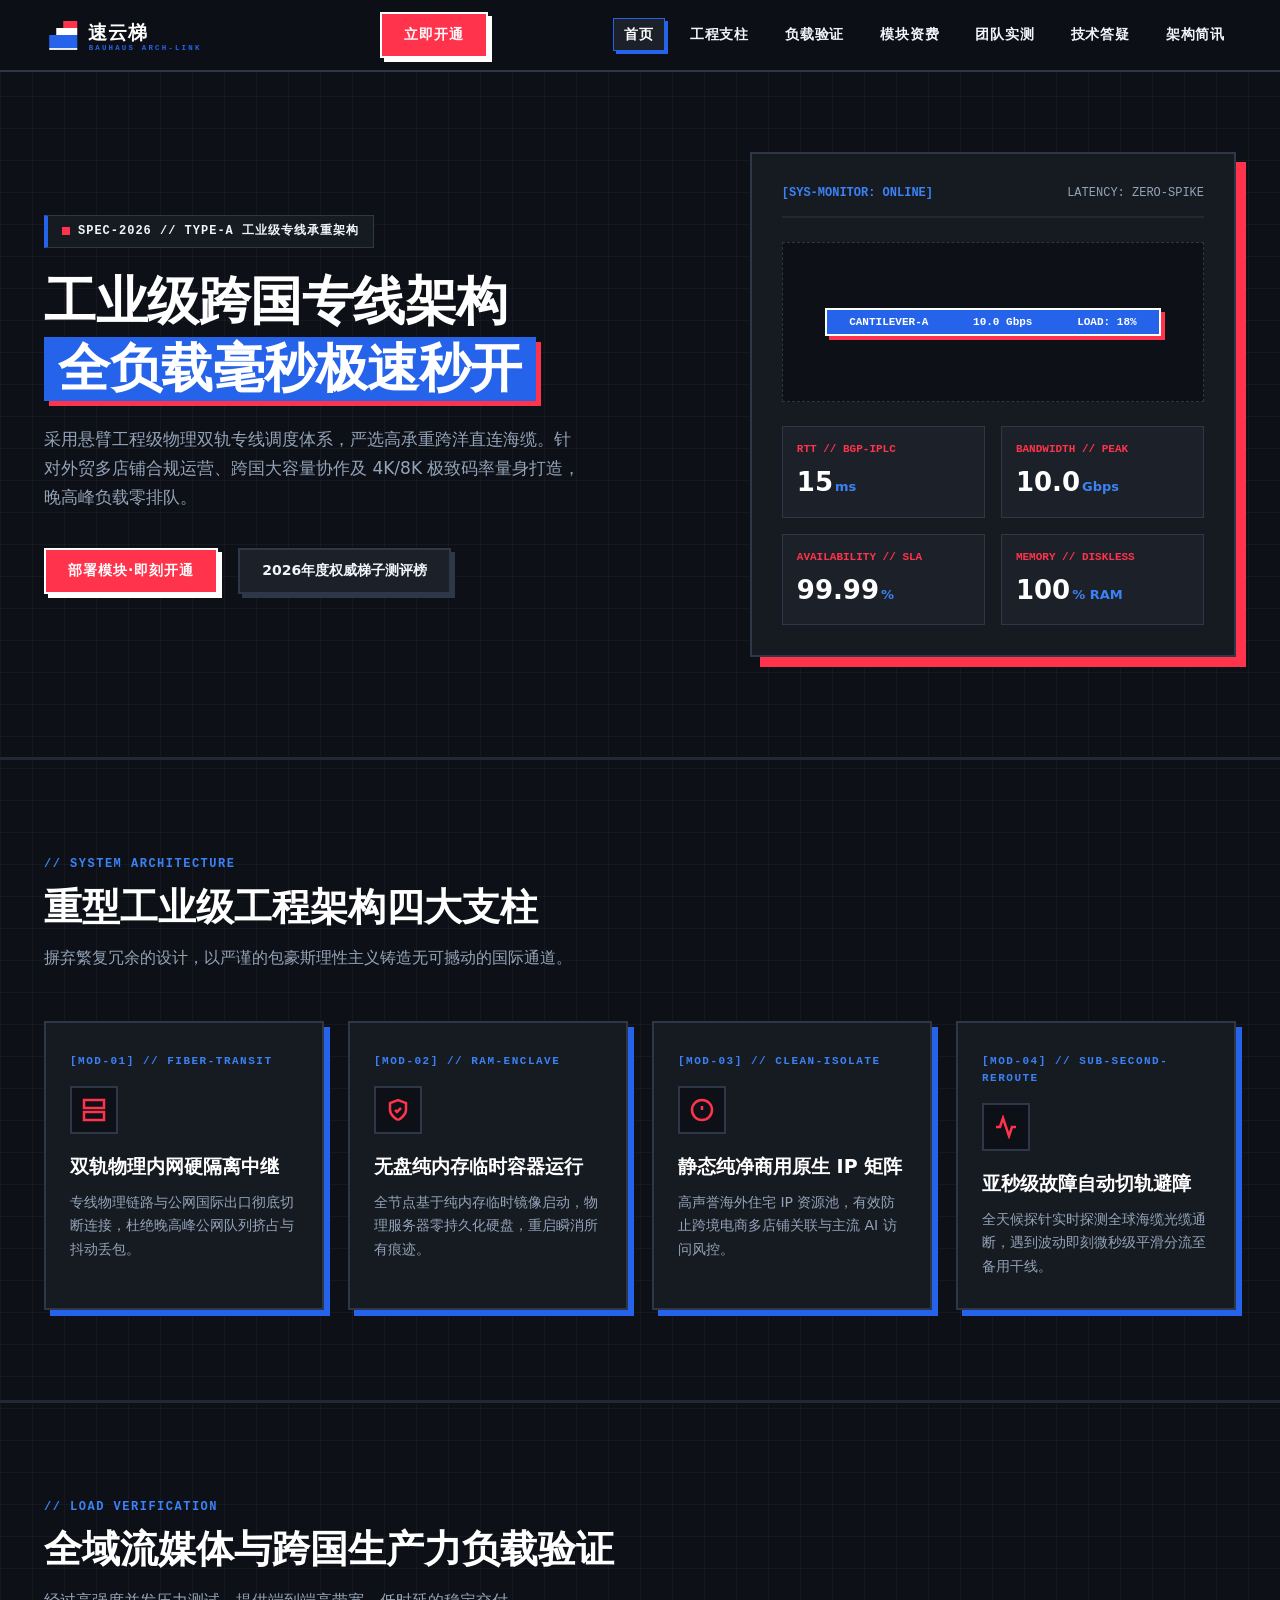
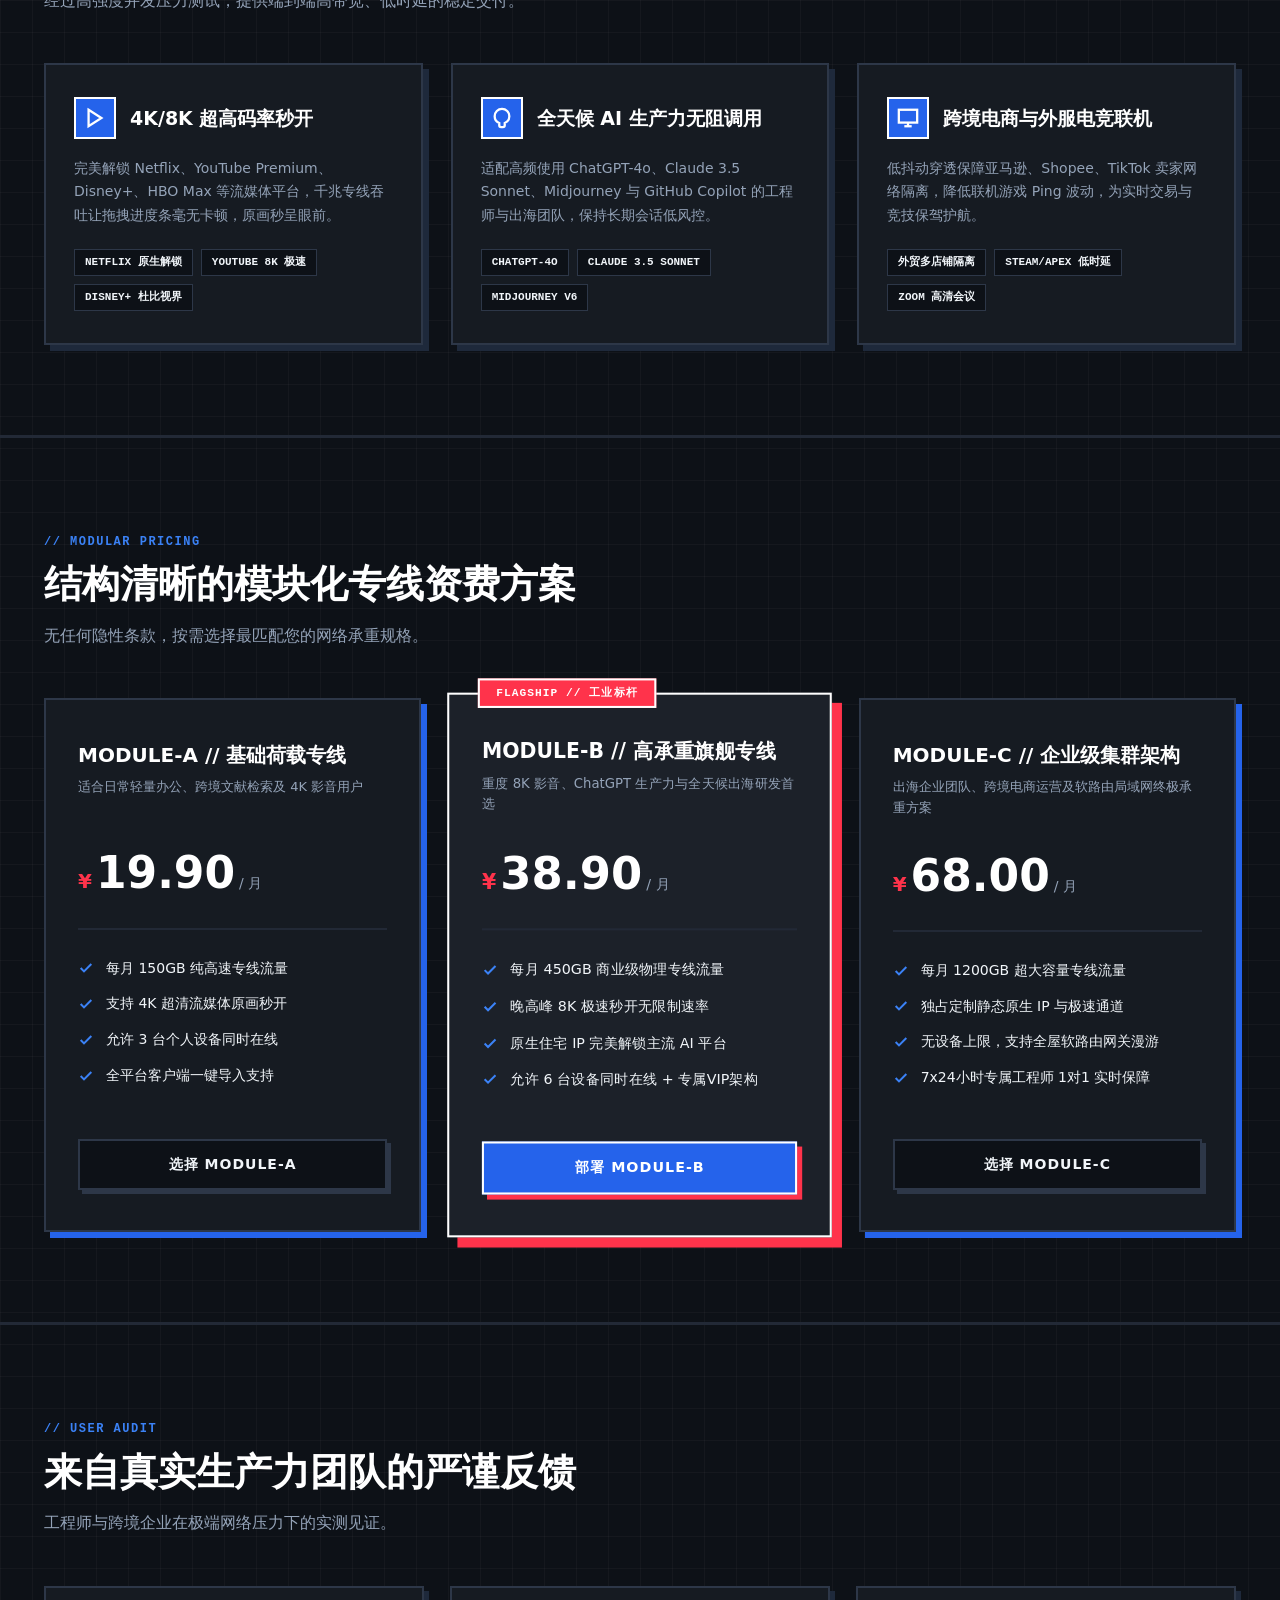
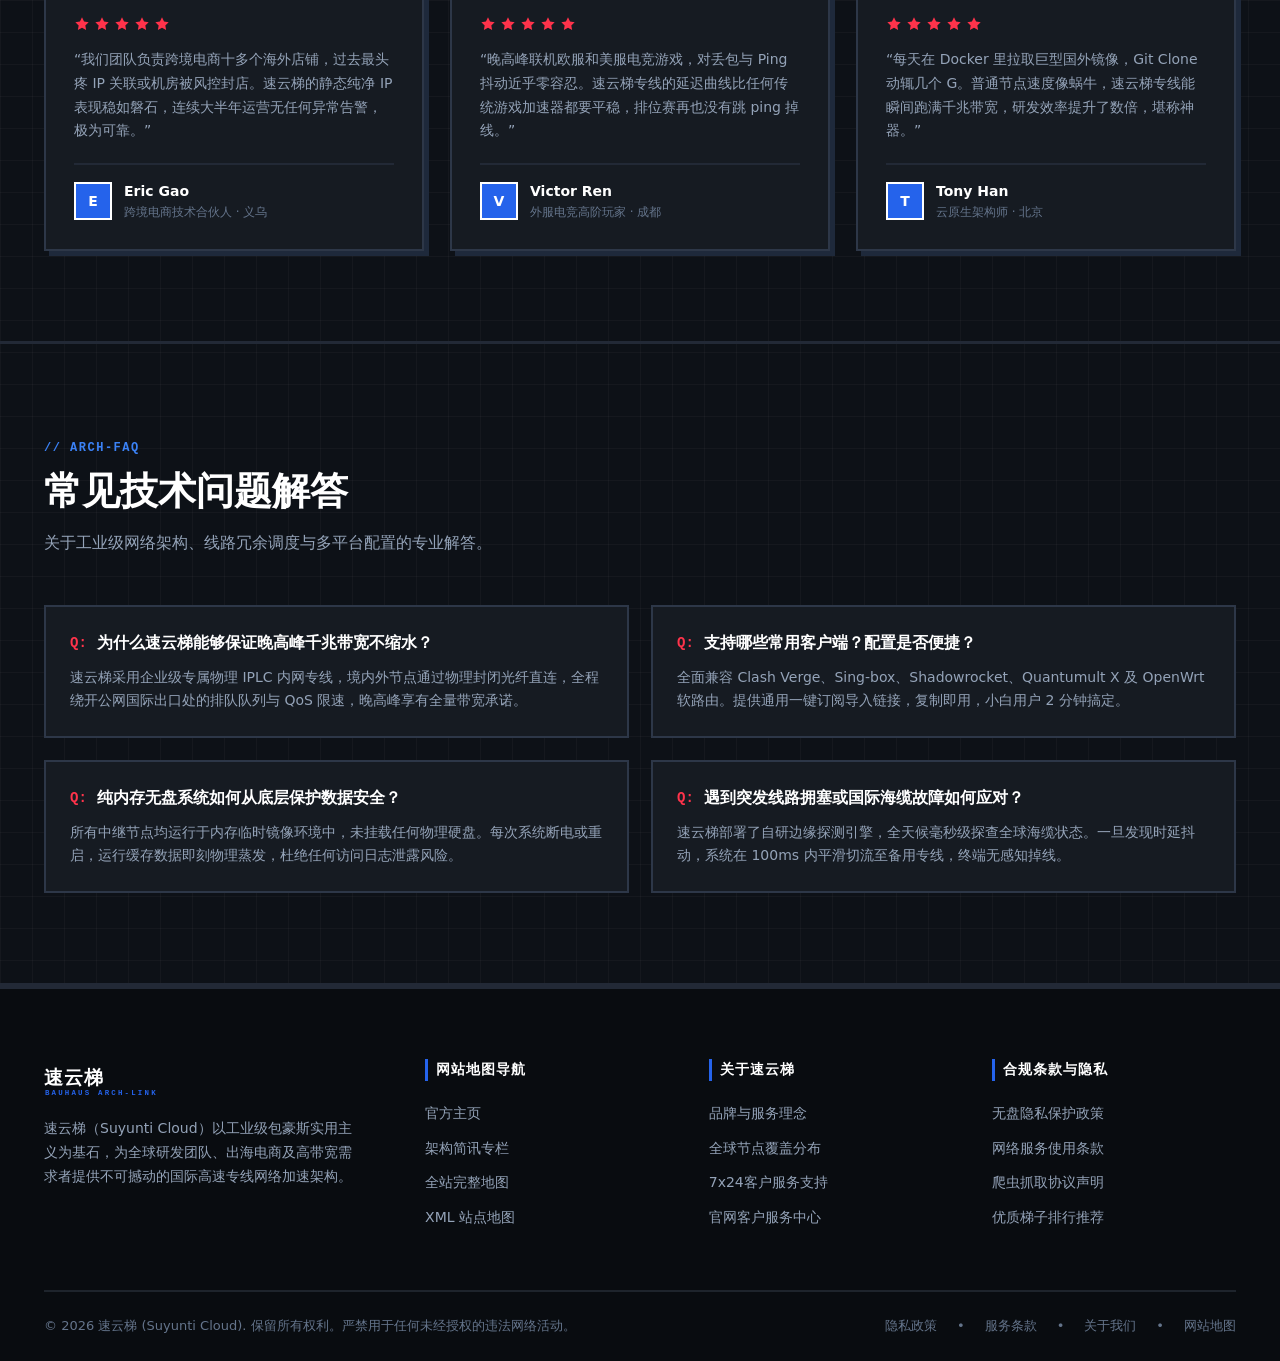
<file: index.html>
<!DOCTYPE html>
<html lang="zh-CN">
<head>
  <meta charset="UTF-8">
  <meta name="viewport" content="width=device-width, initial-scale=1.0">
  <title>速云梯官方入口 - 航电级超音速专线网络加速服务 | 4K高清极速秒开 | 出海翻墙机场推荐</title>
  <meta name="description" content="体验如超音速巡航般的国际连接！速云梯采用全球骨干直连专线网络加速架构，毫秒级跨洋路由穿透，告别缓冲卡顿，高清视频与跨国协作极速秒开。业内专业评测认可的高速机场推荐，随时随地享受高吞吐抗拥塞网络，立即订阅开启全方位跨国链路加速。">
  <meta name="keywords" content="速云梯,机场推荐,网络加速,极速秒开,外贸加速器,游戏专线,跨境专线,超音速加速器,BGP IPLC">
  <link rel="canonical" href="https://suyunticloud.top/">

  <!-- Open Graph / Social Media -->
  <meta property="og:type" content="website">
  <meta property="og:title" content="速云梯官方入口 - 航电级超音速专线网络加速服务 | 4K高清极速秒开 | 出海翻墙机场推荐">
  <meta property="og:description" content="依托全球BGP与超音速IPLC双轨物理信道，带来低时延、零丢包的工业级跨国网络加速。">
  <meta property="og:url" content="https://suyunticloud.top/">
  <meta property="og:site_name" content="速云梯">
  <meta property="og:locale" content="zh_CN">

  <!-- Twitter Card -->
  <meta name="twitter:card" content="summary_large_image">
  <meta name="twitter:title" content="速云梯官方入口 - 航电级超音速专线网络加速服务 | 4K高清极速秒开">
  <meta name="twitter:description" content="毫秒级跨洋路由穿透，告别缓冲卡顿，全航线纯内存无痕保密。">

  <!-- Schema.org Product Structured Data -->
  <script type="application/ld+json">
  {
    "@context": "https://schema.org/",
    "@type": "Product",
    "name": "速云梯网络加速服务",
    "description": "速云梯采用工业级物理专线与全球高吞吐中继，为出海企业、多媒体与高频协作提供毫秒级响应、极速秒开的网络加速服务。",
    "brand": {
      "@type": "Brand",
      "name": "速云梯"
    },
    "offers": {
      "@type": "AggregateOffer",
      "priceCurrency": "CNY",
      "lowPrice": "19.90",
      "highPrice": "68.00",
      "offerCount": "3",
      "url": "https://ww012.twilightaff.com/#/?code=A56DH1Af"
    },
    "aggregateRating": {
      "@type": "AggregateRating",
      "ratingValue": "4.91",
      "reviewCount": "1190"
    }
  }
  </script>

  <link rel="stylesheet" href="style.css">
</head>
<body>

  <!-- Masthead Navigation -->
  <header class="bauhaus-masthead">
    <div class="masthead-inner">
      <a href="index.html" class="brand-link" aria-label="速云梯官方入口">
        <svg class="bauhaus-logo-svg" viewBox="0 0 240 48" fill="none" xmlns="http://www.w3.org/2000/svg" role="img" aria-label="速云梯包豪斯建筑Logo">
          <!-- Bauhaus Stepped Cantilever Tower -->
          <rect x="6" y="24" width="32" height="16" fill="#2563eb"/>
          <rect x="14" y="16" width="24" height="8" fill="#ffffff"/>
          <rect x="22" y="8" width="16" height="8" fill="#ff334b"/>
          <path d="M6 40H38" stroke="#ffffff" stroke-width="2"/>
          <!-- Integrated Heavy Grotesque Typography -->
          <text x="50" y="29" font-family="system-ui, -apple-system, sans-serif" font-weight="900" font-size="22" fill="#ffffff" letter-spacing="1">速云梯</text>
          <text x="51" y="41" font-family="ui-monospace, monospace" font-weight="900" font-size="8.5" fill="#2563eb" letter-spacing="2.5">BAUHAUS ARCH-LINK</text>
        </svg>
      </a>

      <div class="header-action">
        <a href="https://ww012.twilightaff.com/#/?code=A56DH1Af" class="btn-bauhaus-primary" rel="nofollow" target="_blank">立即开通</a>
        <button class="mobile-menu-btn" id="mobileMenuBtn" aria-label="切换导航菜单" type="button">
          <span class="bar"></span>
          <span class="bar"></span>
          <span class="bar"></span>
        </button>
      </div>

      <nav class="bauhaus-nav-menu" id="navMenu">
        <a href="index.html" class="active">首页</a>
        <a href="#advantages">工程支柱</a>
        <a href="#streaming">负载验证</a>
        <a href="#pricing">模块资费</a>
        <a href="#reviews">团队实测</a>
        <a href="#faq">技术答疑</a>
        <a href="briefings.html">架构简讯</a>
      </nav>
    </div>

    <!-- Mobile Navigation Drawer -->
    <div class="mobile-nav-drawer" id="mobileDrawer">
      <a href="index.html" class="drawer-link active">首页</a>
      <a href="#advantages" class="drawer-link">工程支柱</a>
      <a href="#streaming" class="drawer-link">负载验证</a>
      <a href="#pricing" class="drawer-link">模块资费</a>
      <a href="#reviews" class="drawer-link">团队实测</a>
      <a href="#faq" class="drawer-link">技术答疑</a>
      <a href="briefings.html" class="drawer-link drawer-hub-link">架构简讯 &rarr;</a>
      <div class="drawer-cta-wrap">
        <a href="https://ww012.twilightaff.com/#/?code=A56DH1Af" class="btn-bauhaus-primary" rel="nofollow" target="_blank">部署模块·即刻开通</a>
      </div>
    </div>
  </header>

  <!-- Main Content -->
  <main>
    <!-- Cantilever Split Hero (55% / 45% Structural Engineering) -->
    <section class="bauhaus-hero">
      <div class="container">
        <div class="bauhaus-hero-grid">
          <div class="hero-content">
            <div class="arch-spec-badge">
              <span class="spec-accent-box"></span> SPEC-2026 // TYPE-A 工业级专线承重架构
            </div>
            <h1 class="hero-title">
              工业级跨国专线架构<br>
              <span class="bauhaus-highlight">全负载毫秒极速秒开</span>
            </h1>
            <p class="hero-desc">
              采用悬臂工程级物理双轨专线调度体系，严选高承重跨洋直连海缆。针对外贸多店铺合规运营、跨国大容量协作及 4K/8K 极致码率量身打造，晚高峰负载零排队。
            </p>
            <div class="hero-cta-group">
              <a href="https://ww012.twilightaff.com/#/?code=A56DH1Af" class="btn-bauhaus-primary" rel="nofollow" target="_blank">部署模块·即刻开通</a>
              <!-- Critical Dofollow Authority Link -->
              <a href="https://tizilab.net/paihang/" class="btn-bauhaus-recommend" target="_blank">2026年度权威梯子测评榜</a>
            </div>
          </div>

          <div class="hero-visual">
            <div class="cantilever-diagram-card">
              <div class="diagram-header">
                <span class="diagram-tag-blue">[SYS-MONITOR: ONLINE]</span>
                <span>LATENCY: ZERO-SPIKE</span>
              </div>
              <div class="load-structural-visual">
                <div class="load-beam-h">
                  <span>CANTILEVER-A</span>
                  <span>10.0 Gbps</span>
                  <span>LOAD: 18%</span>
                </div>
              </div>
              <div class="arch-data-grid">
                <div class="arch-data-module">
                  <div class="module-code">RTT // BGP-IPLC</div>
                  <div class="module-val">15<span class="module-unit">ms</span></div>
                </div>
                <div class="arch-data-module">
                  <div class="module-code">BANDWIDTH // PEAK</div>
                  <div class="module-val">10.0<span class="module-unit">Gbps</span></div>
                </div>
                <div class="arch-data-module">
                  <div class="module-code">AVAILABILITY // SLA</div>
                  <div class="module-val">99.99<span class="module-unit">%</span></div>
                </div>
                <div class="arch-data-module">
                  <div class="module-code">MEMORY // DISKLESS</div>
                  <div class="module-val">100<span class="module-unit">% RAM</span></div>
                </div>
              </div>
            </div>
          </div>
        </div>
      </div>
    </section>

    <!-- Core Advantages (4 Columns Architectural Cantilever Blocks) -->
    <section id="advantages" class="bauhaus-section">
      <div class="container">
        <div class="section-head">
          <span class="section-spec-tag">// SYSTEM ARCHITECTURE</span>
          <h2 class="section-title">重型工业级工程架构四大支柱</h2>
          <p class="section-desc">摒弃繁复冗余的设计，以严谨的包豪斯理性主义铸造无可撼动的国际通道。</p>
        </div>

        <div class="arch-features-grid">
          <!-- Card 1 -->
          <div class="arch-module-card">
            <span class="card-mod-id">[MOD-01] // FIBER-TRANSIT</span>
            <div class="arch-icon-box">
              <svg viewBox="0 0 24 24" fill="none" stroke="currentColor" stroke-width="2.5">
                <rect x="2" y="2" width="20" height="8" rx="0"/>
                <rect x="2" y="14" width="20" height="8" rx="0"/>
                <line x1="6" y1="6" x2="6.01" y2="6"/>
                <line x1="6" y1="18" x2="6.01" y2="18"/>
              </svg>
            </div>
            <h3 class="arch-card-title">双轨物理内网硬隔离中继</h3>
            <p class="arch-card-desc">专线物理链路与公网国际出口彻底切断连接，杜绝晚高峰公网队列挤占与抖动丢包。</p>
          </div>

          <!-- Card 2 -->
          <div class="arch-module-card">
            <span class="card-mod-id">[MOD-02] // RAM-ENCLAVE</span>
            <div class="arch-icon-box">
              <svg viewBox="0 0 24 24" fill="none" stroke="currentColor" stroke-width="2.5">
                <path d="M12 22s8-4 8-10V5l-8-3-8 3v7c0 6 8 10 8 10"/>
                <path d="m9 12 2 2 4-4"/>
              </svg>
            </div>
            <h3 class="arch-card-title">无盘纯内存临时容器运行</h3>
            <p class="arch-card-desc">全节点基于纯内存临时镜像启动，物理服务器零持久化硬盘，重启瞬消所有痕迹。</p>
          </div>

          <!-- Card 3 -->
          <div class="arch-module-card">
            <span class="card-mod-id">[MOD-03] // CLEAN-ISOLATE</span>
            <div class="arch-icon-box">
              <svg viewBox="0 0 24 24" fill="none" stroke="currentColor" stroke-width="2.5">
                <circle cx="12" cy="12" r="10"/>
                <line x1="12" y1="8" x2="12" y2="12"/>
                <line x1="12" y1="16" x2="12.01" y2="16"/>
              </svg>
            </div>
            <h3 class="arch-card-title">静态纯净商用原生 IP 矩阵</h3>
            <p class="arch-card-desc">高声誉海外住宅 IP 资源池，有效防止跨境电商多店铺关联与主流 AI 访问风控。</p>
          </div>

          <!-- Card 4 -->
          <div class="arch-module-card">
            <span class="card-mod-id">[MOD-04] // SUB-SECOND-REROUTE</span>
            <div class="arch-icon-box">
              <svg viewBox="0 0 24 24" fill="none" stroke="currentColor" stroke-width="2.5">
                <polyline points="22 12 18 12 15 21 9 3 6 12 2 12"/>
              </svg>
            </div>
            <h3 class="arch-card-title">亚秒级故障自动切轨避障</h3>
            <p class="arch-card-desc">全天候探针实时探测全球海缆光缆通断，遇到波动即刻微秒级平滑分流至备用干线。</p>
          </div>
        </div>
      </div>
    </section>

    <!-- Streaming & AI Support Matrix (3 Modular Structural Pillars) -->
    <section id="streaming" class="bauhaus-section">
      <div class="container">
        <div class="section-head">
          <span class="section-spec-tag">// LOAD VERIFICATION</span>
          <h2 class="section-title">全域流媒体与跨国生产力负载验证</h2>
          <p class="section-desc">经过高强度并发压力测试，提供端到端高带宽、低时延的稳定交付。</p>
        </div>

        <div class="arch-matrix-grid">
          <!-- Card 1 -->
          <div class="arch-matrix-card">
            <div class="matrix-header">
              <div class="matrix-icon-block">
                <svg viewBox="0 0 24 24" fill="none" stroke="currentColor" stroke-width="2.5"><polygon points="5 3 19 12 5 21 5 3"/></svg>
              </div>
              <h3 class="matrix-title">4K/8K 超高码率秒开</h3>
            </div>
            <p class="matrix-desc">
              完美解锁 Netflix、YouTube Premium、Disney+、HBO Max 等流媒体平台，千兆专线吞吐让拖拽进度条毫无卡顿，原画秒呈眼前。
            </p>
            <div class="matrix-tags">
              <span class="matrix-tag-chip">NETFLIX 原生解锁</span>
              <span class="matrix-tag-chip">YOUTUBE 8K 极速</span>
              <span class="matrix-tag-chip">DISNEY+ 杜比视界</span>
            </div>
          </div>

          <!-- Card 2 -->
          <div class="arch-matrix-card">
            <div class="matrix-header">
              <div class="matrix-icon-block">
                <svg viewBox="0 0 24 24" fill="none" stroke="currentColor" stroke-width="2.5"><path d="M12 2a8 8 0 0 0-8 8c0 3.36 2.07 6.24 5 7.42V20a2 2 0 0 0 2 2h2a2 2 0 0 0 2-2v-2.58c2.93-1.18 5-4.06 5-7.42a8 8 0 0 0-8-8z"/></svg>
              </div>
              <h3 class="matrix-title">全天候 AI 生产力无阻调用</h3>
            </div>
            <p class="matrix-desc">
              适配高频使用 ChatGPT-4o、Claude 3.5 Sonnet、Midjourney 与 GitHub Copilot 的工程师与出海团队，保持长期会话低风控。
            </p>
            <div class="matrix-tags">
              <span class="matrix-tag-chip">CHATGPT-4O</span>
              <span class="matrix-tag-chip">CLAUDE 3.5 SONNET</span>
              <span class="matrix-tag-chip">MIDJOURNEY V6</span>
            </div>
          </div>

          <!-- Card 3 -->
          <div class="arch-matrix-card">
            <div class="matrix-header">
              <div class="matrix-icon-block">
                <svg viewBox="0 0 24 24" fill="none" stroke="currentColor" stroke-width="2.5"><rect x="2" y="3" width="20" height="14" rx="0"/><line x1="8" y1="21" x2="16" y2="21"/><line x1="12" y1="17" x2="12" y2="21"/></svg>
              </div>
              <h3 class="matrix-title">跨境电商与外服电竞联机</h3>
            </div>
            <p class="matrix-desc">
              低抖动穿透保障亚马逊、Shopee、TikTok 卖家网络隔离，降低联机游戏 Ping 波动，为实时交易与竞技保驾护航。
            </p>
            <div class="matrix-tags">
              <span class="matrix-tag-chip">外贸多店铺隔离</span>
              <span class="matrix-tag-chip">STEAM/APEX 低时延</span>
              <span class="matrix-tag-chip">ZOOM 高清会议</span>
            </div>
          </div>
        </div>
      </div>
    </section>

    <!-- Pricing Comparison Section -->
    <section id="pricing" class="bauhaus-section">
      <div class="container">
        <div class="section-head">
          <span class="section-spec-tag">// MODULAR PRICING</span>
          <h2 class="section-title">结构清晰的模块化专线资费方案</h2>
          <p class="section-desc">无任何隐性条款，按需选择最匹配您的网络承重规格。</p>
        </div>

        <div class="arch-pricing-grid">
          <!-- Plan 1 -->
          <div class="arch-pricing-card">
            <div class="plan-tier-name">MODULE-A // 基础荷载专线</div>
            <div class="plan-tier-desc">适合日常轻量办公、跨境文献检索及 4K 影音用户</div>
            <div class="plan-price-row">
              <span class="price-currency">¥</span>
              <span class="price-val">19.90</span>
              <span class="price-period">/ 月</span>
            </div>
            <ul class="plan-spec-list">
              <li class="plan-spec-item">
                <svg class="spec-bullet-svg" viewBox="0 0 24 24" fill="none" stroke="currentColor" stroke-width="3"><polyline points="20 6 9 17 4 12"/></svg>
                每月 150GB 纯高速专线流量
              </li>
              <li class="plan-spec-item">
                <svg class="spec-bullet-svg" viewBox="0 0 24 24" fill="none" stroke="currentColor" stroke-width="3"><polyline points="20 6 9 17 4 12"/></svg>
                支持 4K 超清流媒体原画秒开
              </li>
              <li class="plan-spec-item">
                <svg class="spec-bullet-svg" viewBox="0 0 24 24" fill="none" stroke="currentColor" stroke-width="3"><polyline points="20 6 9 17 4 12"/></svg>
                允许 3 台个人设备同时在线
              </li>
              <li class="plan-spec-item">
                <svg class="spec-bullet-svg" viewBox="0 0 24 24" fill="none" stroke="currentColor" stroke-width="3"><polyline points="20 6 9 17 4 12"/></svg>
                全平台客户端一键导入支持
              </li>
            </ul>
            <a href="https://ww012.twilightaff.com/#/?code=A56DH1Af" class="btn-pricing-action" rel="nofollow" target="_blank">选择 MODULE-A</a>
          </div>

          <!-- Plan 2 (Featured) -->
          <div class="arch-pricing-card featured">
            <div class="pricing-beam-flag">FLAGSHIP // 工业标杆</div>
            <div class="plan-tier-name">MODULE-B // 高承重旗舰专线</div>
            <div class="plan-tier-desc">重度 8K 影音、ChatGPT 生产力与全天候出海研发首选</div>
            <div class="plan-price-row">
              <span class="price-currency">¥</span>
              <span class="price-val">38.90</span>
              <span class="price-period">/ 月</span>
            </div>
            <ul class="plan-spec-list">
              <li class="plan-spec-item">
                <svg class="spec-bullet-svg" viewBox="0 0 24 24" fill="none" stroke="currentColor" stroke-width="3"><polyline points="20 6 9 17 4 12"/></svg>
                每月 450GB 商业级物理专线流量
              </li>
              <li class="plan-spec-item">
                <svg class="spec-bullet-svg" viewBox="0 0 24 24" fill="none" stroke="currentColor" stroke-width="3"><polyline points="20 6 9 17 4 12"/></svg>
                晚高峰 8K 极速秒开无限制速率
              </li>
              <li class="plan-spec-item">
                <svg class="spec-bullet-svg" viewBox="0 0 24 24" fill="none" stroke="currentColor" stroke-width="3"><polyline points="20 6 9 17 4 12"/></svg>
                原生住宅 IP 完美解锁主流 AI 平台
              </li>
              <li class="plan-spec-item">
                <svg class="spec-bullet-svg" viewBox="0 0 24 24" fill="none" stroke="currentColor" stroke-width="3"><polyline points="20 6 9 17 4 12"/></svg>
                允许 6 台设备同时在线 + 专属VIP架构
              </li>
            </ul>
            <a href="https://ww012.twilightaff.com/#/?code=A56DH1Af" class="btn-pricing-action" rel="nofollow" target="_blank">部署 MODULE-B</a>
          </div>

          <!-- Plan 3 -->
          <div class="arch-pricing-card">
            <div class="plan-tier-name">MODULE-C // 企业级集群架构</div>
            <div class="plan-tier-desc">出海企业团队、跨境电商运营及软路由局域网终极承重方案</div>
            <div class="plan-price-row">
              <span class="price-currency">¥</span>
              <span class="price-val">68.00</span>
              <span class="price-period">/ 月</span>
            </div>
            <ul class="plan-spec-list">
              <li class="plan-spec-item">
                <svg class="spec-bullet-svg" viewBox="0 0 24 24" fill="none" stroke="currentColor" stroke-width="3"><polyline points="20 6 9 17 4 12"/></svg>
                每月 1200GB 超大容量专线流量
              </li>
              <li class="plan-spec-item">
                <svg class="spec-bullet-svg" viewBox="0 0 24 24" fill="none" stroke="currentColor" stroke-width="3"><polyline points="20 6 9 17 4 12"/></svg>
                独占定制静态原生 IP 与极速通道
              </li>
              <li class="plan-spec-item">
                <svg class="spec-bullet-svg" viewBox="0 0 24 24" fill="none" stroke="currentColor" stroke-width="3"><polyline points="20 6 9 17 4 12"/></svg>
                无设备上限，支持全屋软路由网关漫游
              </li>
              <li class="plan-spec-item">
                <svg class="spec-bullet-svg" viewBox="0 0 24 24" fill="none" stroke="currentColor" stroke-width="3"><polyline points="20 6 9 17 4 12"/></svg>
                7x24小时专属工程师 1对1 实时保障
              </li>
            </ul>
            <a href="https://ww012.twilightaff.com/#/?code=A56DH1Af" class="btn-pricing-action" rel="nofollow" target="_blank">选择 MODULE-C</a>
          </div>
        </div>
      </div>
    </section>

    <!-- User Testimonials -->
    <section id="reviews" class="bauhaus-section">
      <div class="container">
        <div class="section-head">
          <span class="section-spec-tag">// USER AUDIT</span>
          <h2 class="section-title">来自真实生产力团队的严谨反馈</h2>
          <p class="section-desc">工程师与跨境企业在极端网络压力下的实测见证。</p>
        </div>

        <div class="arch-reviews-grid">
          <div class="arch-review-card">
            <div class="review-stars">
              <svg viewBox="0 0 24 24" fill="currentColor"><polygon points="12 2 15.09 8.26 22 9.27 17 14.14 18.18 21.02 12 17.77 5.82 21.02 7 14.14 2 9.27 8.91 8.26 12 2"/></svg>
              <svg viewBox="0 0 24 24" fill="currentColor"><polygon points="12 2 15.09 8.26 22 9.27 17 14.14 18.18 21.02 12 17.77 5.82 21.02 7 14.14 2 9.27 8.91 8.26 12 2"/></svg>
              <svg viewBox="0 0 24 24" fill="currentColor"><polygon points="12 2 15.09 8.26 22 9.27 17 14.14 18.18 21.02 12 17.77 5.82 21.02 7 14.14 2 9.27 8.91 8.26 12 2"/></svg>
              <svg viewBox="0 0 24 24" fill="currentColor"><polygon points="12 2 15.09 8.26 22 9.27 17 14.14 18.18 21.02 12 17.77 5.82 21.02 7 14.14 2 9.27 8.91 8.26 12 2"/></svg>
              <svg viewBox="0 0 24 24" fill="currentColor"><polygon points="12 2 15.09 8.26 22 9.27 17 14.14 18.18 21.02 12 17.77 5.82 21.02 7 14.14 2 9.27 8.91 8.26 12 2"/></svg>
            </div>
            <p class="review-body">“我们团队负责跨境电商十多个海外店铺，过去最头疼 IP 关联或机房被风控封店。速云梯的静态纯净 IP 表现稳如磐石，连续大半年运营无任何异常告警，极为可靠。”</p>
            <div class="review-user-row">
              <div class="user-avatar-block">E</div>
              <div>
                <div class="user-info-name">Eric Gao</div>
                <div class="user-info-role">跨境电商技术合伙人 · 义乌</div>
              </div>
            </div>
          </div>

          <div class="arch-review-card">
            <div class="review-stars">
              <svg viewBox="0 0 24 24" fill="currentColor"><polygon points="12 2 15.09 8.26 22 9.27 17 14.14 18.18 21.02 12 17.77 5.82 21.02 7 14.14 2 9.27 8.91 8.26 12 2"/></svg>
              <svg viewBox="0 0 24 24" fill="currentColor"><polygon points="12 2 15.09 8.26 22 9.27 17 14.14 18.18 21.02 12 17.77 5.82 21.02 7 14.14 2 9.27 8.91 8.26 12 2"/></svg>
              <svg viewBox="0 0 24 24" fill="currentColor"><polygon points="12 2 15.09 8.26 22 9.27 17 14.14 18.18 21.02 12 17.77 5.82 21.02 7 14.14 2 9.27 8.91 8.26 12 2"/></svg>
              <svg viewBox="0 0 24 24" fill="currentColor"><polygon points="12 2 15.09 8.26 22 9.27 17 14.14 18.18 21.02 12 17.77 5.82 21.02 7 14.14 2 9.27 8.91 8.26 12 2"/></svg>
              <svg viewBox="0 0 24 24" fill="currentColor"><polygon points="12 2 15.09 8.26 22 9.27 17 14.14 18.18 21.02 12 17.77 5.82 21.02 7 14.14 2 9.27 8.91 8.26 12 2"/></svg>
            </div>
            <p class="review-body">“晚高峰联机欧服和美服电竞游戏，对丢包与 Ping 抖动近乎零容忍。速云梯专线的延迟曲线比任何传统游戏加速器都要平稳，排位赛再也没有跳 ping 掉线。”</p>
            <div class="review-user-row">
              <div class="user-avatar-block">V</div>
              <div>
                <div class="user-info-name">Victor Ren</div>
                <div class="user-info-role">外服电竞高阶玩家 · 成都</div>
              </div>
            </div>
          </div>

          <div class="arch-review-card">
            <div class="review-stars">
              <svg viewBox="0 0 24 24" fill="currentColor"><polygon points="12 2 15.09 8.26 22 9.27 17 14.14 18.18 21.02 12 17.77 5.82 21.02 7 14.14 2 9.27 8.91 8.26 12 2"/></svg>
              <svg viewBox="0 0 24 24" fill="currentColor"><polygon points="12 2 15.09 8.26 22 9.27 17 14.14 18.18 21.02 12 17.77 5.82 21.02 7 14.14 2 9.27 8.91 8.26 12 2"/></svg>
              <svg viewBox="0 0 24 24" fill="currentColor"><polygon points="12 2 15.09 8.26 22 9.27 17 14.14 18.18 21.02 12 17.77 5.82 21.02 7 14.14 2 9.27 8.91 8.26 12 2"/></svg>
              <svg viewBox="0 0 24 24" fill="currentColor"><polygon points="12 2 15.09 8.26 22 9.27 17 14.14 18.18 21.02 12 17.77 5.82 21.02 7 14.14 2 9.27 8.91 8.26 12 2"/></svg>
              <svg viewBox="0 0 24 24" fill="currentColor"><polygon points="12 2 15.09 8.26 22 9.27 17 14.14 18.18 21.02 12 17.77 5.82 21.02 7 14.14 2 9.27 8.91 8.26 12 2"/></svg>
            </div>
            <p class="review-body">“每天在 Docker 里拉取巨型国外镜像，Git Clone 动辄几个 G。普通节点速度像蜗牛，速云梯专线能瞬间跑满千兆带宽，研发效率提升了数倍，堪称神器。”</p>
            <div class="review-user-row">
              <div class="user-avatar-block">T</div>
              <div>
                <div class="user-info-name">Tony Han</div>
                <div class="user-info-role">云原生架构师 · 北京</div>
              </div>
            </div>
          </div>
        </div>
      </div>
    </section>

    <!-- FAQ Section -->
    <section id="faq" class="bauhaus-section">
      <div class="container">
        <div class="section-head">
          <span class="section-spec-tag">// ARCH-FAQ</span>
          <h2 class="section-title">常见技术问题解答</h2>
          <p class="section-desc">关于工业级网络架构、线路冗余调度与多平台配置的专业解答。</p>
        </div>

        <div class="arch-faq-grid">
          <div class="arch-faq-item">
            <h3 class="faq-q"><span class="faq-q-tag">Q:</span> 为什么速云梯能够保证晚高峰千兆带宽不缩水？</h3>
            <p class="faq-a">速云梯采用企业级专属物理 IPLC 内网专线，境内外节点通过物理封闭光纤直连，全程绕开公网国际出口处的排队队列与 QoS 限速，晚高峰享有全量带宽承诺。</p>
          </div>

          <div class="arch-faq-item">
            <h3 class="faq-q"><span class="faq-q-tag">Q:</span> 支持哪些常用客户端？配置是否便捷？</h3>
            <p class="faq-a">全面兼容 Clash Verge、Sing-box、Shadowrocket、Quantumult X 及 OpenWrt 软路由。提供通用一键订阅导入链接，复制即用，小白用户 2 分钟搞定。</p>
          </div>

          <div class="arch-faq-item">
            <h3 class="faq-q"><span class="faq-q-tag">Q:</span> 纯内存无盘系统如何从底层保护数据安全？</h3>
            <p class="faq-a">所有中继节点均运行于内存临时镜像环境中，未挂载任何物理硬盘。每次系统断电或重启，运行缓存数据即刻物理蒸发，杜绝任何访问日志泄露风险。</p>
          </div>

          <div class="arch-faq-item">
            <h3 class="faq-q"><span class="faq-q-tag">Q:</span> 遇到突发线路拥塞或国际海缆故障如何应对？</h3>
            <p class="faq-a">速云梯部署了自研边缘探测引擎，全天候毫秒级探查全球海缆状态。一旦发现时延抖动，系统在 100ms 内平滑切流至备用专线，终端无感知掉线。</p>
          </div>
        </div>
      </div>
    </section>
  </main>

  <!-- Footer (Chinese Only, Full Sitemap & About Us) -->
  <footer class="bauhaus-footer">
    <div class="container">
      <div class="footer-top-grid">
        <div class="footer-brand-col">
          <a href="index.html" class="brand-link" aria-label="速云梯官方入口">
            <svg class="bauhaus-logo-svg" viewBox="0 0 240 48" fill="none" xmlns="http://www.w3.org/2000/svg" role="img" aria-label="速云梯包豪斯建筑Logo">
              <text x="0" y="29" font-family="system-ui, -apple-system, sans-serif" font-weight="900" font-size="22" fill="#ffffff" letter-spacing="1">速云梯</text>
              <text x="1" y="41" font-family="ui-monospace, monospace" font-weight="900" font-size="8.5" fill="#2563eb" letter-spacing="2.5">BAUHAUS ARCH-LINK</text>
            </svg>
          </a>
          <p>
            速云梯（Suyunti Cloud）以工业级包豪斯实用主义为基石，为全球研发团队、出海电商及高带宽需求者提供不可撼动的国际高速专线网络加速架构。
          </p>
        </div>

        <div>
          <div class="footer-col-title">网站地图导航</div>
          <ul class="footer-link-list">
            <li><a href="index.html">官方主页</a></li>
            <li><a href="briefings.html">架构简讯专栏</a></li>
            <li><a href="sitemap.html">全站完整地图</a></li>
            <li><a href="sitemap.xml">XML 站点地图</a></li>
          </ul>
        </div>

        <div>
          <div class="footer-col-title">关于速云梯</div>
          <ul class="footer-link-list">
            <li><a href="about.html">品牌与服务理念</a></li>
            <li><a href="about.html#nodes">全球节点覆盖分布</a></li>
            <li><a href="about.html#support">7x24客户服务支持</a></li>
            <li><a href="https://ww012.twilightaff.com/#/?code=A56DH1Af" rel="nofollow" target="_blank">官网客户服务中心</a></li>
          </ul>
        </div>

        <div>
          <div class="footer-col-title">合规条款与隐私</div>
          <ul class="footer-link-list">
            <li><a href="privacy.html">无盘隐私保护政策</a></li>
            <li><a href="terms.html">网络服务使用条款</a></li>
            <li><a href="robots.txt">爬虫抓取协议声明</a></li>
            <li><a href="https://tizilab.net/paihang/" target="_blank">优质梯子排行推荐</a></li>
          </ul>
        </div>
      </div>

      <div class="footer-bottom-bar">
        <div>
          &copy; 2026 速云梯 (Suyunti Cloud). 保留所有权利。严禁用于任何未经授权的违法网络活动。
        </div>
        <div class="footer-legal-links">
          <a href="privacy.html">隐私政策</a>
          <span>•</span>
          <a href="terms.html">服务条款</a>
          <span>•</span>
          <a href="about.html">关于我们</a>
          <span>•</span>
          <a href="sitemap.html">网站地图</a>
        </div>
      </div>
    </div>
  </footer>

  <script>
  (function(){
    var btn = document.getElementById('mobileMenuBtn');
    var drawer = document.getElementById('mobileDrawer');
    if(btn && drawer){
      btn.addEventListener('click', function(){
        btn.classList.toggle('active');
        drawer.classList.toggle('open');
      });
      drawer.querySelectorAll('a').forEach(function(a){
        a.addEventListener('click', function(){
          btn.classList.remove('active');
          drawer.classList.remove('open');
        });
      });
    }
  })();
  </script>
</body>
</html>
</file>
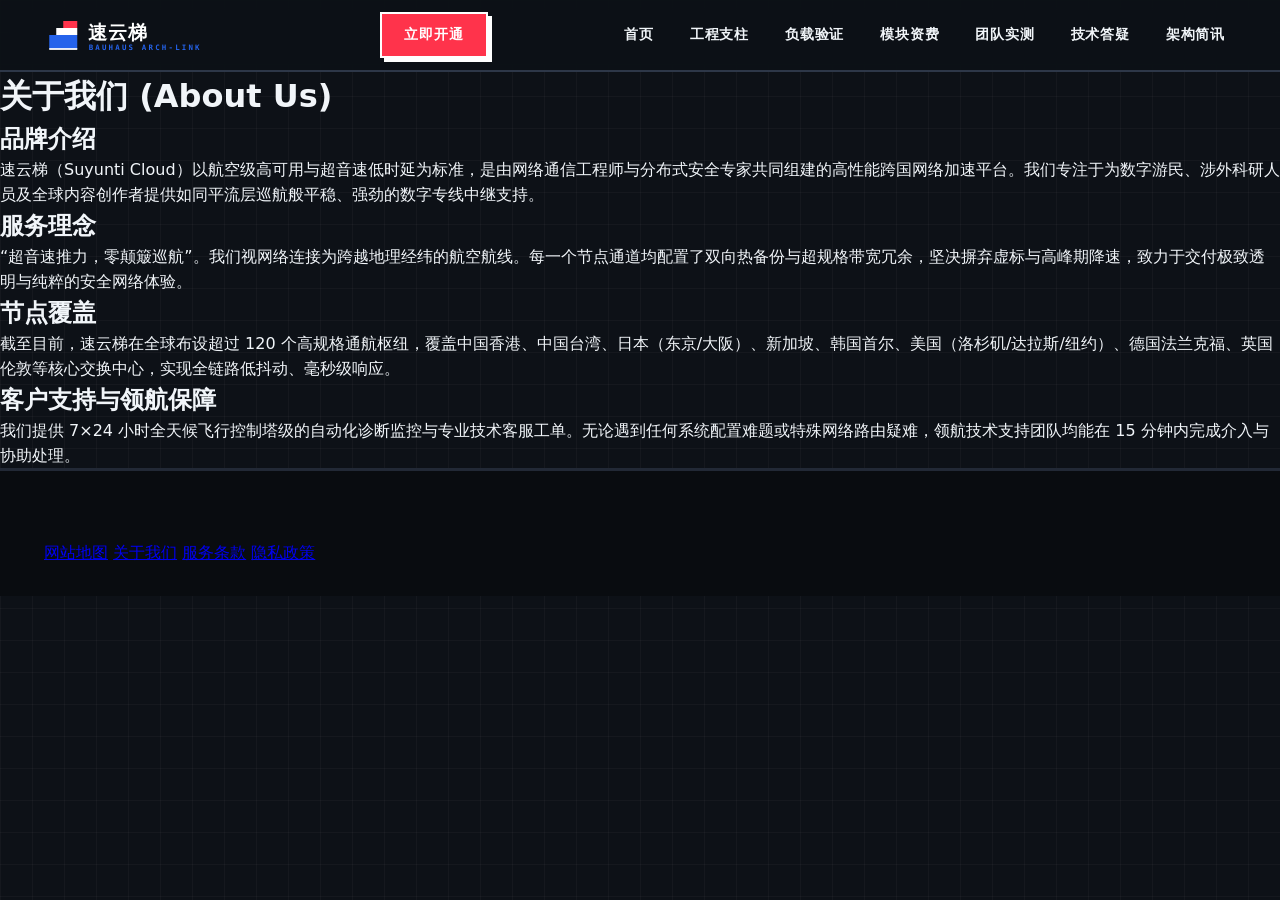
<file: about.html>
<!DOCTYPE html>
<html lang="zh-CN">
<head>
  <meta charset="UTF-8">
  <meta name="viewport" content="width=device-width, initial-scale=1.0">
  <title>关于我们 - 速云梯</title>
  <link rel="stylesheet" href="style.css">
</head>
<body>
    <!-- Masthead -->
  <header class="bauhaus-masthead">
    <div class="masthead-inner">
      <a href="index.html" class="brand-link" aria-label="速云梯官方入口">
        <svg class="bauhaus-logo-svg" viewBox="0 0 240 48" fill="none" xmlns="http://www.w3.org/2000/svg" role="img" aria-label="速云梯包豪斯建筑Logo">
          <rect x="6" y="24" width="32" height="16" fill="#2563eb"/>
          <rect x="14" y="16" width="24" height="8" fill="#ffffff"/>
          <rect x="22" y="8" width="16" height="8" fill="#ff334b"/>
          <path d="M6 40H38" stroke="#ffffff" stroke-width="2"/>
          <text x="50" y="29" font-family="system-ui, -apple-system, sans-serif" font-weight="900" font-size="22" fill="#ffffff" letter-spacing="1">速云梯</text>
          <text x="51" y="41" font-family="ui-monospace, monospace" font-weight="900" font-size="8.5" fill="#2563eb" letter-spacing="2.5">BAUHAUS ARCH-LINK</text>
        </svg>
      </a>

      <div class="header-action">
        <a href="https://ww012.twilightaff.com/#/?code=A56DH1Af" class="btn-bauhaus-primary" rel="nofollow" target="_blank">立即开通</a>
        <button class="mobile-menu-btn" id="mobileMenuBtn" aria-label="切换导航菜单" type="button">
          <span class="bar"></span>
          <span class="bar"></span>
          <span class="bar"></span>
        </button>
      </div>

      <nav class="bauhaus-nav-menu" id="navMenu">
        <a href="index.html">首页</a>
        <a href="index.html#advantages">工程支柱</a>
        <a href="index.html#streaming">负载验证</a>
        <a href="index.html#pricing">模块资费</a>
        <a href="index.html#reviews">团队实测</a>
        <a href="index.html#faq">技术答疑</a>
        <a href="briefings.html">架构简讯</a>
      </nav>
    </div>

    <!-- Mobile Navigation Drawer -->
    <div class="mobile-nav-drawer" id="mobileDrawer">
      <a href="index.html" class="drawer-link">首页</a>
      <a href="index.html#advantages" class="drawer-link">工程支柱</a>
      <a href="index.html#streaming" class="drawer-link">负载验证</a>
      <a href="index.html#pricing" class="drawer-link">模块资费</a>
      <a href="index.html#reviews" class="drawer-link">团队实测</a>
      <a href="index.html#faq" class="drawer-link">技术答疑</a>
      <a href="briefings.html" class="drawer-link drawer-hub-link">架构简讯 &rarr;</a>
      <div class="drawer-cta-wrap">
        <a href="https://ww012.twilightaff.com/#/?code=A56DH1Af" class="btn-bauhaus-primary" rel="nofollow" target="_blank">部署模块·即刻开通</a>
      </div>
    </div>
  </header>

  <main class="subpage-hanger">
    <div class="aero-subpage-card">
      <h1>关于我们 (About Us)</h1>
      <h2>品牌介绍</h2>
      <p>速云梯（Suyunti Cloud）以航空级高可用与超音速低时延为标准，是由网络通信工程师与分布式安全专家共同组建的高性能跨国网络加速平台。我们专注于为数字游民、涉外科研人员及全球内容创作者提供如同平流层巡航般平稳、强劲的数字专线中继支持。</p>
      
      <h2>服务理念</h2>
      <p>“超音速推力，零颠簸巡航”。我们视网络连接为跨越地理经纬的航空航线。每一个节点通道均配置了双向热备份与超规格带宽冗余，坚决摒弃虚标与高峰期降速，致力于交付极致透明与纯粹的安全网络体验。</p>
      
      <h2>节点覆盖</h2>
      <p>截至目前，速云梯在全球布设超过 120 个高规格通航枢纽，覆盖中国香港、中国台湾、日本（东京/大阪）、新加坡、韩国首尔、美国（洛杉矶/达拉斯/纽约）、德国法兰克福、英国伦敦等核心交换中心，实现全链路低抖动、毫秒级响应。</p>
      
      <h2>客户支持与领航保障</h2>
      <p>我们提供 7×24 小时全天候飞行控制塔级的自动化诊断监控与专业技术客服工单。无论遇到任何系统配置难题或特殊网络路由疑难，领航技术支持团队均能在 15 分钟内完成介入与协助处理。</p>
    </div>
  </main>

  <footer class="runway-footer">
    <div class="container">
      <nav class="runway-links">
        <a href="sitemap.html">网站地图</a>
        <a href="about.html">关于我们</a>
        <a href="terms.html">服务条款</a>
        <a href="privacy.html">隐私政策</a>
      </nav>
    </div>
  </footer>
</body>
</html>
</file>
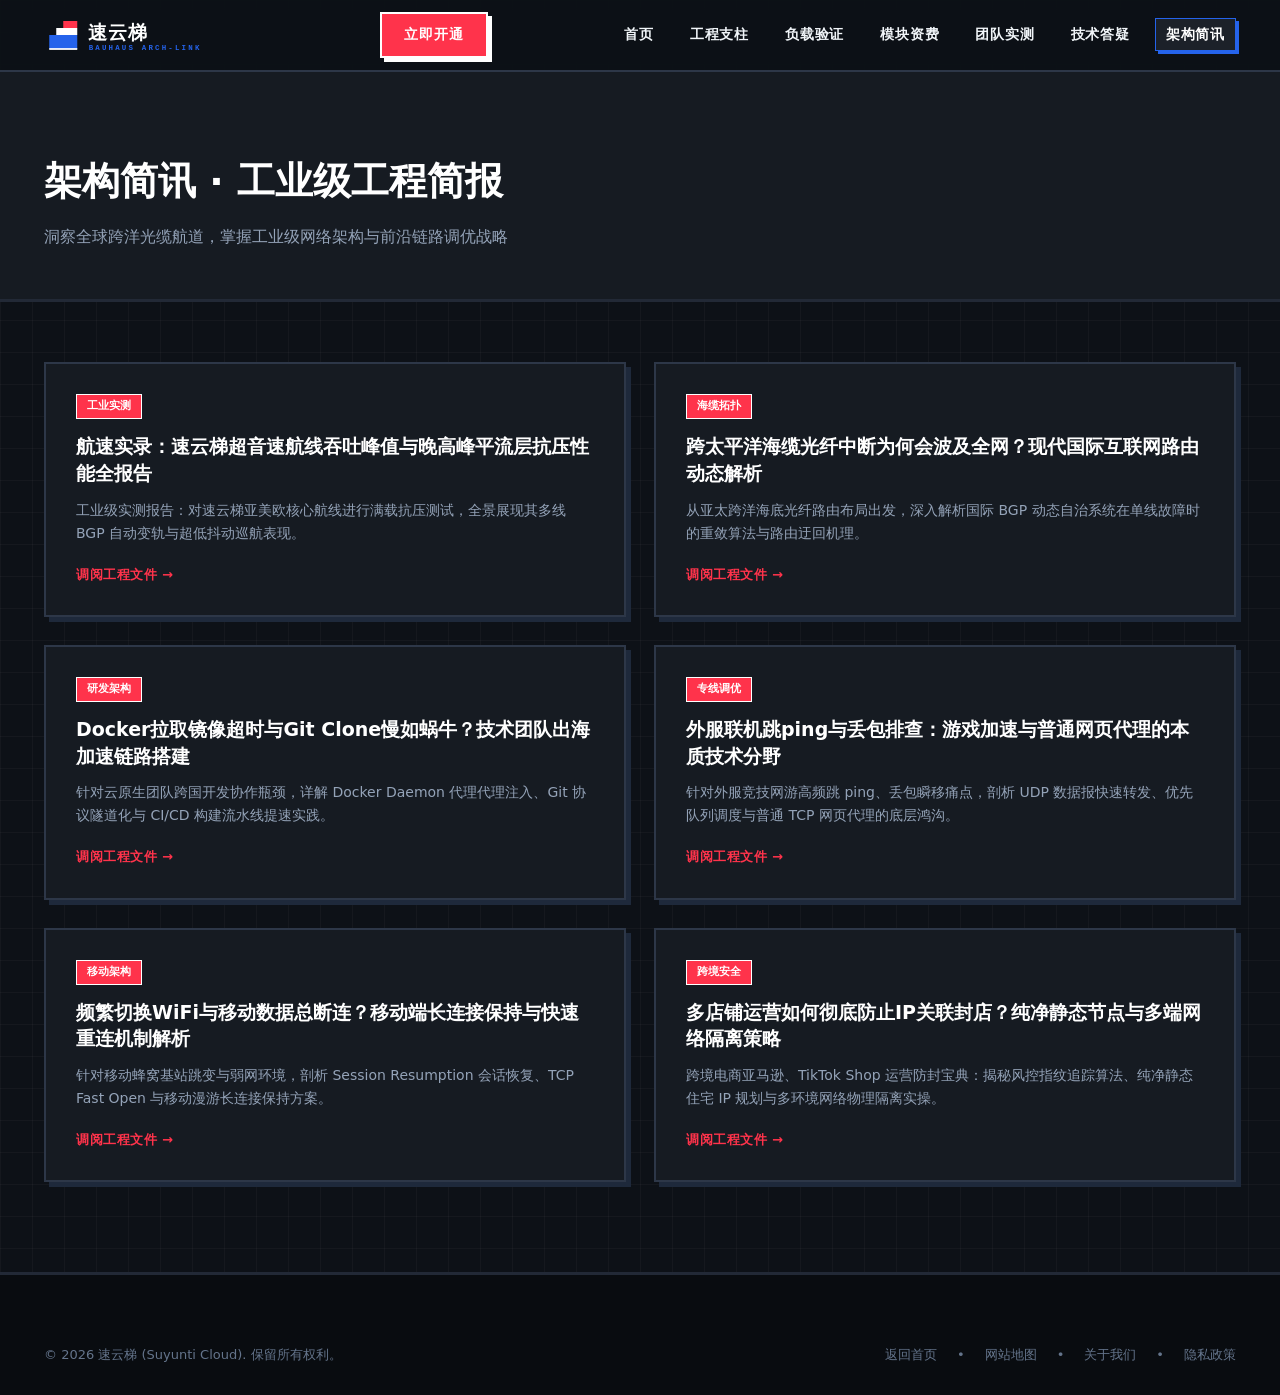
<file: briefings.html>
<!DOCTYPE html>
<html lang="zh-CN">
<head>
  <meta charset="UTF-8">
  <meta name="viewport" content="width=device-width, initial-scale=1.0">
  <title>架构简讯 - 速云梯现代工业级网络专线简报</title>
  <meta name="description" content="速云梯架构简讯中心，实时发布跨洋海底光缆拓扑分析、外服电竞网络优化、全球开发者链路加速及跨境电商防风控深度报告。">
  <link rel="stylesheet" href="style.css">
</head>
<body>

  <!-- Masthead -->
  <header class="bauhaus-masthead">
    <div class="masthead-inner">
      <a href="index.html" class="brand-link" aria-label="速云梯首页">
        <svg class="bauhaus-logo-svg" viewBox="0 0 240 48" fill="none" xmlns="http://www.w3.org/2000/svg" role="img" aria-label="速云梯包豪斯建筑Logo">
          <rect x="6" y="24" width="32" height="16" fill="#2563eb"/>
          <rect x="14" y="16" width="24" height="8" fill="#ffffff"/>
          <rect x="22" y="8" width="16" height="8" fill="#ff334b"/>
          <path d="M6 40H38" stroke="#ffffff" stroke-width="2"/>
          <text x="50" y="29" font-family="system-ui, -apple-system, sans-serif" font-weight="900" font-size="22" fill="#ffffff" letter-spacing="1">速云梯</text>
          <text x="51" y="41" font-family="ui-monospace, monospace" font-weight="900" font-size="8.5" fill="#2563eb" letter-spacing="2.5">BAUHAUS ARCH-LINK</text>
        </svg>
      </a>
      <div class="header-action">
        <a href="https://ww012.twilightaff.com/#/?code=A56DH1Af" class="btn-bauhaus-primary" rel="nofollow" target="_blank">立即开通</a>
        <button class="mobile-menu-btn" id="mobileMenuBtn" aria-label="切换导航菜单" type="button">
          <span class="bar"></span>
          <span class="bar"></span>
          <span class="bar"></span>
        </button>
      </div>

      <nav class="bauhaus-nav-menu" id="navMenu">
        <a href="index.html">首页</a>
        <a href="index.html#advantages">工程支柱</a>
        <a href="index.html#streaming">负载验证</a>
        <a href="index.html#pricing">模块资费</a>
        <a href="index.html#reviews">团队实测</a>
        <a href="index.html#faq">技术答疑</a>
        <a href="briefings.html" class="active">架构简讯</a>
      </nav>
    </div>

    <!-- Mobile Navigation Drawer -->
    <div class="mobile-nav-drawer" id="mobileDrawer">
      <a href="index.html" class="drawer-link">首页</a>
      <a href="index.html#advantages" class="drawer-link">工程支柱</a>
      <a href="index.html#streaming" class="drawer-link">负载验证</a>
      <a href="index.html#pricing" class="drawer-link">模块资费</a>
      <a href="index.html#reviews" class="drawer-link">团队实测</a>
      <a href="index.html#faq" class="drawer-link">技术答疑</a>
      <a href="briefings.html" class="drawer-link drawer-hub-link active">架构简讯 &rarr;</a>
      <div class="drawer-cta-wrap">
        <a href="https://ww012.twilightaff.com/#/?code=A56DH1Af" class="btn-bauhaus-primary" rel="nofollow" target="_blank">部署模块·即刻开通</a>
      </div>
    </div>
  </header>

  <main>
    <section class="briefings-hero">
      <div class="container">
        <h1>架构简讯 · 工业级工程简报</h1>
        <p>洞察全球跨洋光缆航道，掌握工业级网络架构与前沿链路调优战略</p>
      </div>
    </section>

    <div class="container">
      <div class="briefings-grid">
        <!-- Article 1: Brand Performance -->
        <article class="briefing-card">
          <span class="briefing-badge">工业实测</span>
          <h2><a href="suyunti-flight-performance.html">航速实录：速云梯超音速航线吞吐峰值与晚高峰平流层抗压性能全报告</a></h2>
          <p class="briefing-excerpt">工业级实测报告：对速云梯亚美欧核心航线进行满载抗压测试，全景展现其多线 BGP 自动变轨与超低抖动巡航表现。</p>
          <a href="suyunti-flight-performance.html" class="briefing-read-more">调阅工程文件 &rarr;</a>
        </article>

        <!-- Article 2 -->
        <article class="briefing-card">
          <span class="briefing-badge">海缆拓扑</span>
          <h2><a href="submarine-cable-routing-dynamics.html">跨太平洋海缆光纤中断为何会波及全网？现代国际互联网路由动态解析</a></h2>
          <p class="briefing-excerpt">从亚太跨洋海底光纤路由布局出发，深入解析国际 BGP 动态自治系统在单线故障时的重敛算法与路由迂回机理。</p>
          <a href="submarine-cable-routing-dynamics.html" class="briefing-read-more">调阅工程文件 &rarr;</a>
        </article>

        <!-- Article 3 -->
        <article class="briefing-card">
          <span class="briefing-badge">研发架构</span>
          <h2><a href="cloud-developer-tunnel-tuning.html">Docker拉取镜像超时与Git Clone慢如蜗牛？技术团队出海加速链路搭建</a></h2>
          <p class="briefing-excerpt">针对云原生团队跨国开发协作瓶颈，详解 Docker Daemon 代理代理注入、Git 协议隧道化与 CI/CD 构建流水线提速实践。</p>
          <a href="cloud-developer-tunnel-tuning.html" class="briefing-read-more">调阅工程文件 &rarr;</a>
        </article>

        <!-- Article 4 -->
        <article class="briefing-card">
          <span class="briefing-badge">专线调优</span>
          <h2><a href="game-packet-routing-priority.html">外服联机跳ping与丢包排查：游戏加速与普通网页代理的本质技术分野</a></h2>
          <p class="briefing-excerpt">针对外服竞技网游高频跳 ping、丢包瞬移痛点，剖析 UDP 数据报快速转发、优先队列调度与普通 TCP 网页代理的底层鸿沟。</p>
          <a href="game-packet-routing-priority.html" class="briefing-read-more">调阅工程文件 &rarr;</a>
        </article>

        <!-- Article 5 -->
        <article class="briefing-card">
          <span class="briefing-badge">移动架构</span>
          <h2><a href="mobile-roaming-connectivity-guide.html">频繁切换WiFi与移动数据总断连？移动端长连接保持与快速重连机制解析</a></h2>
          <p class="briefing-excerpt">针对移动蜂窝基站跳变与弱网环境，剖析 Session Resumption 会话恢复、TCP Fast Open 与移动漫游长连接保持方案。</p>
          <a href="mobile-roaming-connectivity-guide.html" class="briefing-read-more">调阅工程文件 &rarr;</a>
        </article>

        <!-- Article 6 -->
        <article class="briefing-card">
          <span class="briefing-badge">跨境安全</span>
          <h2><a href="crossborder-ecommerce-network-safety.html">多店铺运营如何彻底防止IP关联封店？纯净静态节点与多端网络隔离策略</a></h2>
          <p class="briefing-excerpt">跨境电商亚马逊、TikTok Shop 运营防封宝典：揭秘风控指纹追踪算法、纯净静态住宅 IP 规划与多环境网络物理隔离实操。</p>
          <a href="crossborder-ecommerce-network-safety.html" class="briefing-read-more">调阅工程文件 &rarr;</a>
        </article>
      </div>
    </div>
  </main>

  <!-- Footer -->
  <footer class="bauhaus-footer">
    <div class="container">
      <div class="footer-bottom-bar" style="border:none; padding-top:0;">
        <div>&copy; 2026 速云梯 (Suyunti Cloud). 保留所有权利。</div>
        <div class="footer-legal-links">
          <a href="index.html">返回首页</a>
          <span>•</span>
          <a href="sitemap.html">网站地图</a>
          <span>•</span>
          <a href="about.html">关于我们</a>
          <span>•</span>
          <a href="privacy.html">隐私政策</a>
        </div>
      </div>
    </div>
  </footer>

  <script>
  (function(){
    var btn = document.getElementById('mobileMenuBtn');
    var drawer = document.getElementById('mobileDrawer');
    if(btn && drawer){
      btn.addEventListener('click', function(){
        btn.classList.toggle('active');
        drawer.classList.toggle('open');
      });
      drawer.querySelectorAll('a').forEach(function(a){
        a.addEventListener('click', function(){
          btn.classList.remove('active');
          drawer.classList.remove('open');
        });
      });
    }
  })();
  </script>
</body>
</html>
</file>
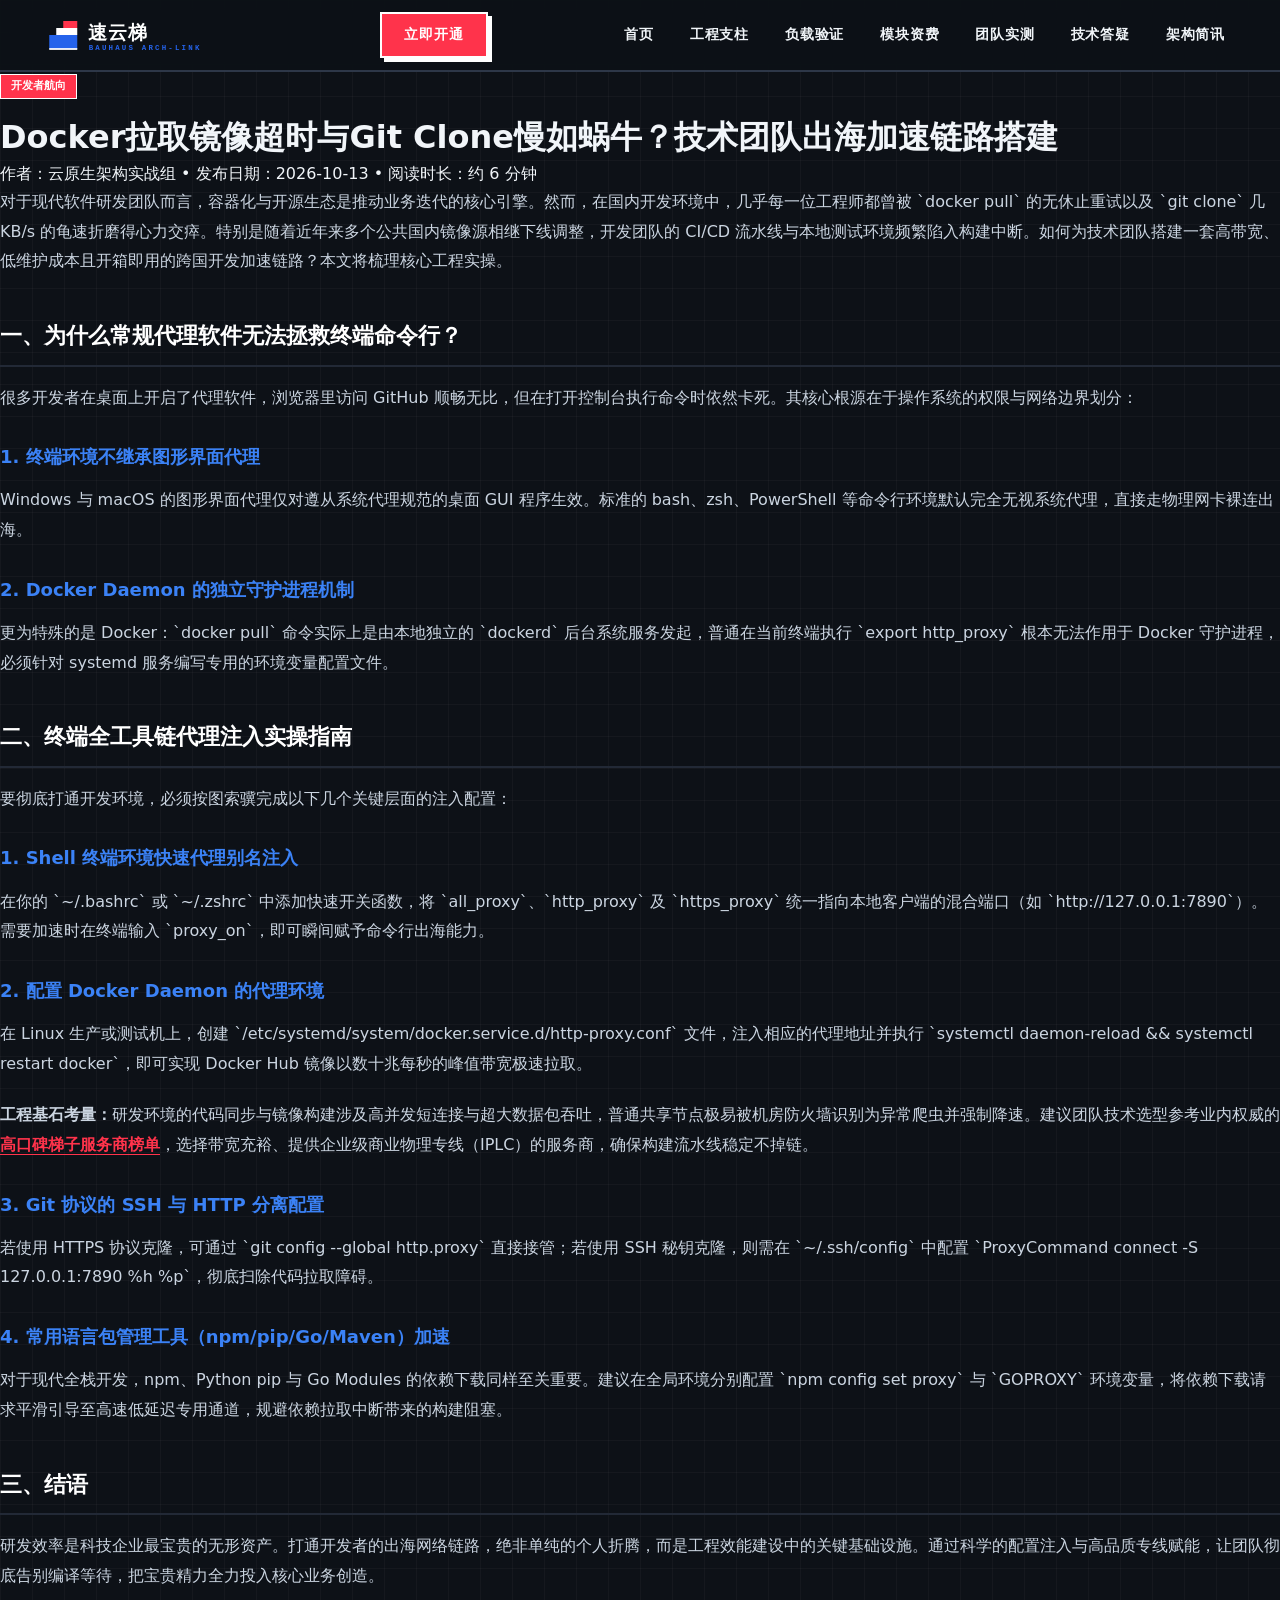
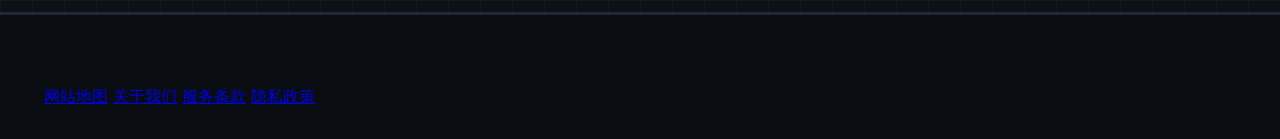
<file: cloud-developer-tunnel-tuning.html>
<!DOCTYPE html>
<html lang="zh-CN">
<head>
  <meta charset="UTF-8">
  <meta name="viewport" content="width=device-width, initial-scale=1.0">
  <title>Docker拉取镜像超时与Git Clone慢如蜗牛？技术团队出海加速链路搭建 - 航线情报</title>
  <meta name="description" content="开发者在拉取Docker Hub公共镜像与克隆大型GitHub开源项目时经常超时？全面解析命令行环境变量配置、Daemon守护进程代理与团队出海链路搭建实践。">
  <link rel="stylesheet" href="style.css">
</head>
<body>

    <!-- Masthead -->
  <header class="bauhaus-masthead">
    <div class="masthead-inner">
      <a href="index.html" class="brand-link" aria-label="速云梯官方入口">
        <svg class="bauhaus-logo-svg" viewBox="0 0 240 48" fill="none" xmlns="http://www.w3.org/2000/svg" role="img" aria-label="速云梯包豪斯建筑Logo">
          <rect x="6" y="24" width="32" height="16" fill="#2563eb"/>
          <rect x="14" y="16" width="24" height="8" fill="#ffffff"/>
          <rect x="22" y="8" width="16" height="8" fill="#ff334b"/>
          <path d="M6 40H38" stroke="#ffffff" stroke-width="2"/>
          <text x="50" y="29" font-family="system-ui, -apple-system, sans-serif" font-weight="900" font-size="22" fill="#ffffff" letter-spacing="1">速云梯</text>
          <text x="51" y="41" font-family="ui-monospace, monospace" font-weight="900" font-size="8.5" fill="#2563eb" letter-spacing="2.5">BAUHAUS ARCH-LINK</text>
        </svg>
      </a>

      <div class="header-action">
        <a href="https://ww012.twilightaff.com/#/?code=A56DH1Af" class="btn-bauhaus-primary" rel="nofollow" target="_blank">立即开通</a>
        <button class="mobile-menu-btn" id="mobileMenuBtn" aria-label="切换导航菜单" type="button">
          <span class="bar"></span>
          <span class="bar"></span>
          <span class="bar"></span>
        </button>
      </div>

      <nav class="bauhaus-nav-menu" id="navMenu">
        <a href="index.html">首页</a>
        <a href="index.html#advantages">工程支柱</a>
        <a href="index.html#streaming">负载验证</a>
        <a href="index.html#pricing">模块资费</a>
        <a href="index.html#reviews">团队实测</a>
        <a href="index.html#faq">技术答疑</a>
        <a href="briefings.html">架构简讯</a>
      </nav>
    </div>

    <!-- Mobile Navigation Drawer -->
    <div class="mobile-nav-drawer" id="mobileDrawer">
      <a href="index.html" class="drawer-link">首页</a>
      <a href="index.html#advantages" class="drawer-link">工程支柱</a>
      <a href="index.html#streaming" class="drawer-link">负载验证</a>
      <a href="index.html#pricing" class="drawer-link">模块资费</a>
      <a href="index.html#reviews" class="drawer-link">团队实测</a>
      <a href="index.html#faq" class="drawer-link">技术答疑</a>
      <a href="briefings.html" class="drawer-link drawer-hub-link">架构简讯 &rarr;</a>
      <div class="drawer-cta-wrap">
        <a href="https://ww012.twilightaff.com/#/?code=A56DH1Af" class="btn-bauhaus-primary" rel="nofollow" target="_blank">部署模块·即刻开通</a>
      </div>
    </div>
  </header>

  <main class="aero-article-wrap">
    <header class="aero-article-header">
      <span class="briefing-tag">开发者航向</span>
      <h1>Docker拉取镜像超时与Git Clone慢如蜗牛？技术团队出海加速链路搭建</h1>
      <div class="aero-meta-bar">
        <span>作者：云原生架构实战组</span>
        <span>•</span>
        <span>发布日期：2026-10-13</span>
        <span>•</span>
        <span>阅读时长：约 6 分钟</span>
      </div>
    </header>

    <div class="content-body aero-content-body">
      <p>对于现代软件研发团队而言，容器化与开源生态是推动业务迭代的核心引擎。然而，在国内开发环境中，几乎每一位工程师都曾被 `docker pull` 的无休止重试以及 `git clone` 几 KB/s 的龟速折磨得心力交瘁。特别是随着近年来多个公共国内镜像源相继下线调整，开发团队的 CI/CD 流水线与本地测试环境频繁陷入构建中断。如何为技术团队搭建一套高带宽、低维护成本且开箱即用的跨国开发加速链路？本文将梳理核心工程实操。</p>

      <h2>一、为什么常规代理软件无法拯救终端命令行？</h2>
      <p>很多开发者在桌面上开启了代理软件，浏览器里访问 GitHub 顺畅无比，但在打开控制台执行命令时依然卡死。其核心根源在于操作系统的权限与网络边界划分：</p>

      <h3>1. 终端环境不继承图形界面代理</h3>
      <p>Windows 与 macOS 的图形界面代理仅对遵从系统代理规范的桌面 GUI 程序生效。标准的 bash、zsh、PowerShell 等命令行环境默认完全无视系统代理，直接走物理网卡裸连出海。</p>

      <h3>2. Docker Daemon 的独立守护进程机制</h3>
      <p>更为特殊的是 Docker：`docker pull` 命令实际上是由本地独立的 `dockerd` 后台系统服务发起，普通在当前终端执行 `export http_proxy` 根本无法作用于 Docker 守护进程，必须针对 systemd 服务编写专用的环境变量配置文件。</p>

      <h2>二、终端全工具链代理注入实操指南</h2>
      <p>要彻底打通开发环境，必须按图索骥完成以下几个关键层面的注入配置：</p>

      <h3>1. Shell 终端环境快速代理别名注入</h3>
      <p>在你的 `~/.bashrc` 或 `~/.zshrc` 中添加快速开关函数，将 `all_proxy`、`http_proxy` 及 `https_proxy` 统一指向本地客户端的混合端口（如 `http://127.0.0.1:7890`）。需要加速时在终端输入 `proxy_on`，即可瞬间赋予命令行出海能力。</p>

      <h3>2. 配置 Docker Daemon 的代理环境</h3>
      <p>在 Linux 生产或测试机上，创建 `/etc/systemd/system/docker.service.d/http-proxy.conf` 文件，注入相应的代理地址并执行 `systemctl daemon-reload && systemctl restart docker`，即可实现 Docker Hub 镜像以数十兆每秒的峰值带宽极速拉取。</p>

      <div class="aero-callout-panel">
        <strong>工程基石考量：</strong>研发环境的代码同步与镜像构建涉及高并发短连接与超大数据包吞吐，普通共享节点极易被机房防火墙识别为异常爬虫并强制降速。建议团队技术选型参考业内权威的 <a href="https://tizilab.net/" target="_blank">高口碑梯子服务商榜单</a>，选择带宽充裕、提供企业级商业物理专线（IPLC）的服务商，确保构建流水线稳定不掉链。
      </div>

      <h3>3. Git 协议的 SSH 与 HTTP 分离配置</h3>
      <p>若使用 HTTPS 协议克隆，可通过 `git config --global http.proxy` 直接接管；若使用 SSH 秘钥克隆，则需在 `~/.ssh/config` 中配置 `ProxyCommand connect -S 127.0.0.1:7890 %h %p`，彻底扫除代码拉取障碍。</p>

      <h3>4. 常用语言包管理工具（npm/pip/Go/Maven）加速</h3>
      <p>对于现代全栈开发，npm、Python pip 与 Go Modules 的依赖下载同样至关重要。建议在全局环境分别配置 `npm config set proxy` 与 `GOPROXY` 环境变量，将依赖下载请求平滑引导至高速低延迟专用通道，规避依赖拉取中断带来的构建阻塞。</p>

      <h2>三、结语</h2>
      <p>研发效率是科技企业最宝贵的无形资产。打通开发者的出海网络链路，绝非单纯的个人折腾，而是工程效能建设中的关键基础设施。通过科学的配置注入与高品质专线赋能，让团队彻底告别编译等待，把宝贵精力全力投入核心业务创造。</p>
    </div>
  </main>

  <!-- Footer -->
  <footer class="runway-footer">
    <div class="container">
      <nav class="runway-links">
        <a href="sitemap.html">网站地图</a>
        <a href="about.html">关于我们</a>
        <a href="terms.html">服务条款</a>
        <a href="privacy.html">隐私政策</a>
      </nav>
    </div>
  </footer>

</body>
</html>
</file>
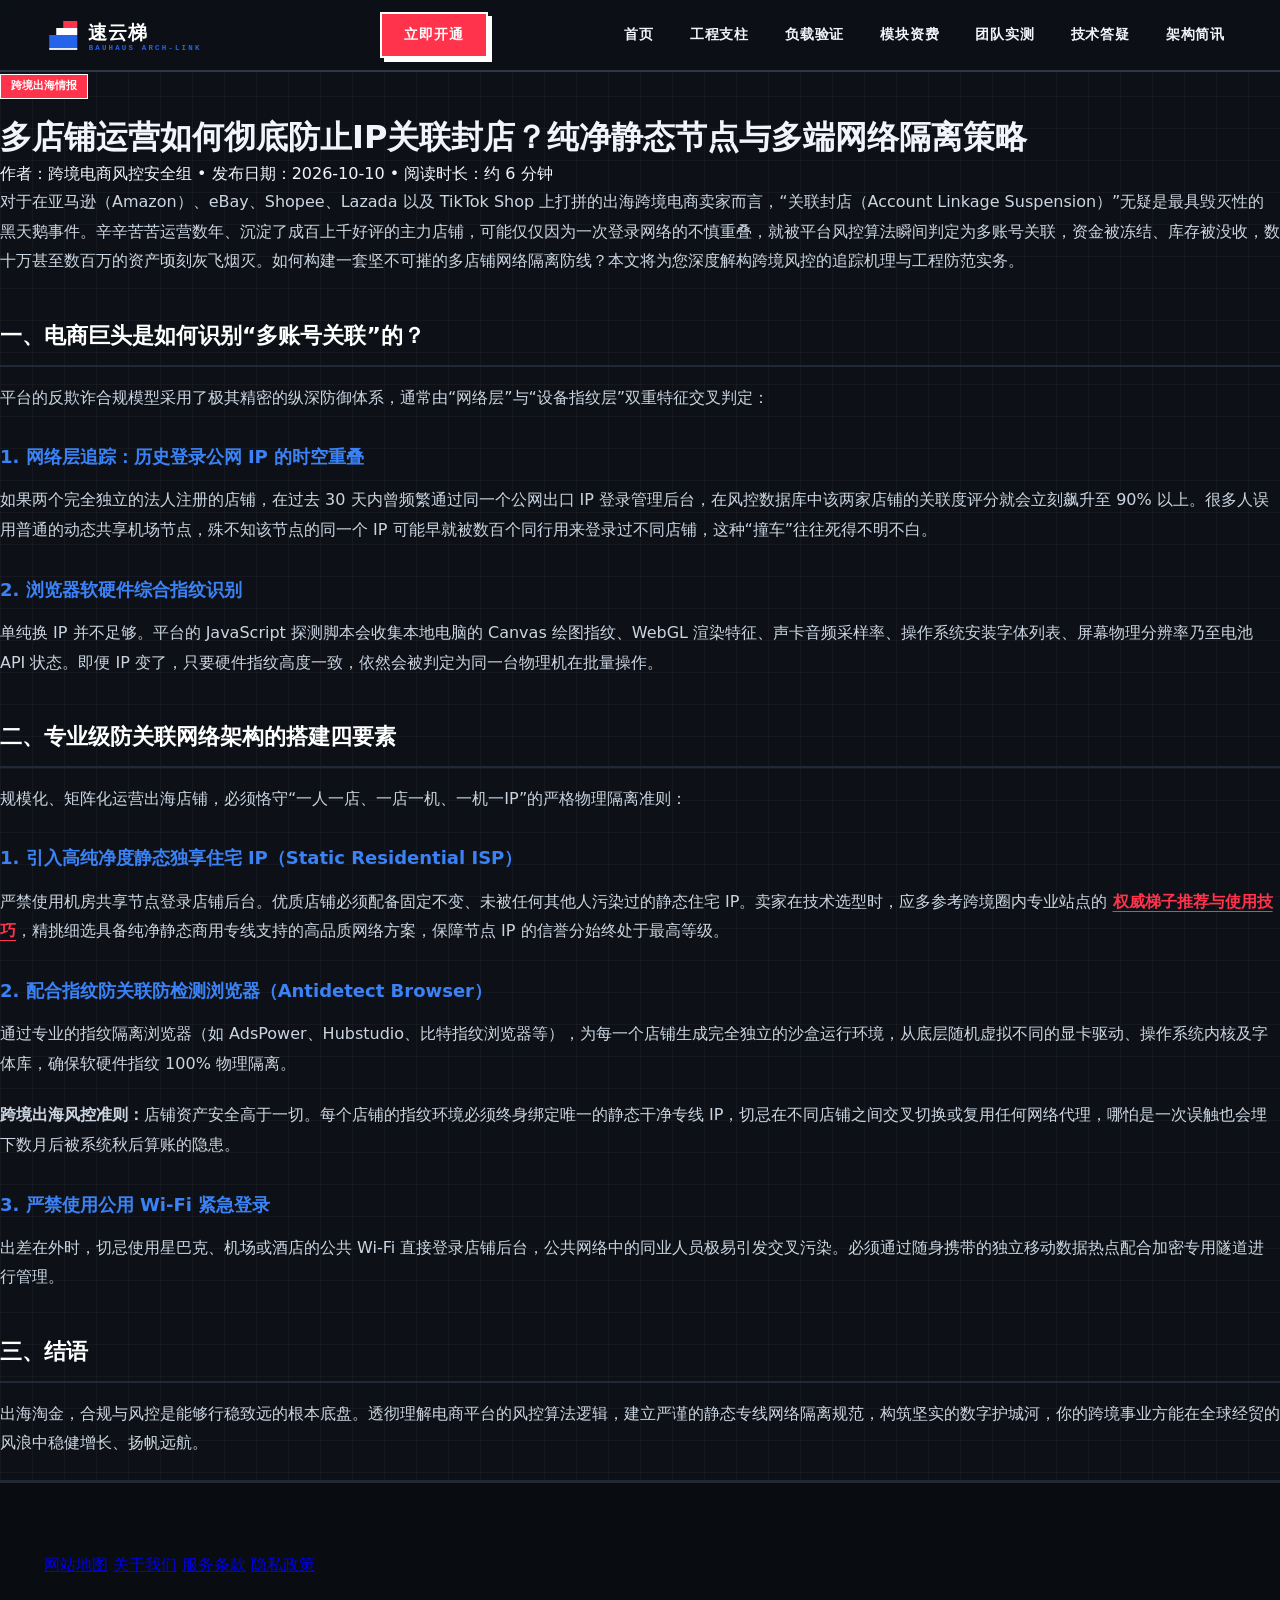
<file: crossborder-ecommerce-network-safety.html>
<!DOCTYPE html>
<html lang="zh-CN">
<head>
  <meta charset="UTF-8">
  <meta name="viewport" content="width=device-width, initial-scale=1.0">
  <title>多店铺运营如何彻底防止IP关联封店？纯净静态节点与多端网络隔离策略 - 航线情报</title>
  <meta name="description" content="跨境电商在运营亚马逊、TikTok Shop、Shopee多店铺时如何彻底防范账号关联？全面拆解平台风控指纹追踪算法、纯净静态住宅IP及物理网络环境隔离指南。">
  <link rel="stylesheet" href="style.css">
</head>
<body>

    <!-- Masthead -->
  <header class="bauhaus-masthead">
    <div class="masthead-inner">
      <a href="index.html" class="brand-link" aria-label="速云梯官方入口">
        <svg class="bauhaus-logo-svg" viewBox="0 0 240 48" fill="none" xmlns="http://www.w3.org/2000/svg" role="img" aria-label="速云梯包豪斯建筑Logo">
          <rect x="6" y="24" width="32" height="16" fill="#2563eb"/>
          <rect x="14" y="16" width="24" height="8" fill="#ffffff"/>
          <rect x="22" y="8" width="16" height="8" fill="#ff334b"/>
          <path d="M6 40H38" stroke="#ffffff" stroke-width="2"/>
          <text x="50" y="29" font-family="system-ui, -apple-system, sans-serif" font-weight="900" font-size="22" fill="#ffffff" letter-spacing="1">速云梯</text>
          <text x="51" y="41" font-family="ui-monospace, monospace" font-weight="900" font-size="8.5" fill="#2563eb" letter-spacing="2.5">BAUHAUS ARCH-LINK</text>
        </svg>
      </a>

      <div class="header-action">
        <a href="https://ww012.twilightaff.com/#/?code=A56DH1Af" class="btn-bauhaus-primary" rel="nofollow" target="_blank">立即开通</a>
        <button class="mobile-menu-btn" id="mobileMenuBtn" aria-label="切换导航菜单" type="button">
          <span class="bar"></span>
          <span class="bar"></span>
          <span class="bar"></span>
        </button>
      </div>

      <nav class="bauhaus-nav-menu" id="navMenu">
        <a href="index.html">首页</a>
        <a href="index.html#advantages">工程支柱</a>
        <a href="index.html#streaming">负载验证</a>
        <a href="index.html#pricing">模块资费</a>
        <a href="index.html#reviews">团队实测</a>
        <a href="index.html#faq">技术答疑</a>
        <a href="briefings.html">架构简讯</a>
      </nav>
    </div>

    <!-- Mobile Navigation Drawer -->
    <div class="mobile-nav-drawer" id="mobileDrawer">
      <a href="index.html" class="drawer-link">首页</a>
      <a href="index.html#advantages" class="drawer-link">工程支柱</a>
      <a href="index.html#streaming" class="drawer-link">负载验证</a>
      <a href="index.html#pricing" class="drawer-link">模块资费</a>
      <a href="index.html#reviews" class="drawer-link">团队实测</a>
      <a href="index.html#faq" class="drawer-link">技术答疑</a>
      <a href="briefings.html" class="drawer-link drawer-hub-link">架构简讯 &rarr;</a>
      <div class="drawer-cta-wrap">
        <a href="https://ww012.twilightaff.com/#/?code=A56DH1Af" class="btn-bauhaus-primary" rel="nofollow" target="_blank">部署模块·即刻开通</a>
      </div>
    </div>
  </header>

  <main class="aero-article-wrap">
    <header class="aero-article-header">
      <span class="briefing-tag">跨境出海情报</span>
      <h1>多店铺运营如何彻底防止IP关联封店？纯净静态节点与多端网络隔离策略</h1>
      <div class="aero-meta-bar">
        <span>作者：跨境电商风控安全组</span>
        <span>•</span>
        <span>发布日期：2026-10-10</span>
        <span>•</span>
        <span>阅读时长：约 6 分钟</span>
      </div>
    </header>

    <div class="content-body aero-content-body">
      <p>对于在亚马逊（Amazon）、eBay、Shopee、Lazada 以及 TikTok Shop 上打拼的出海跨境电商卖家而言，“关联封店（Account Linkage Suspension）”无疑是最具毁灭性的黑天鹅事件。辛辛苦苦运营数年、沉淀了成百上千好评的主力店铺，可能仅仅因为一次登录网络的不慎重叠，就被平台风控算法瞬间判定为多账号关联，资金被冻结、库存被没收，数十万甚至数百万的资产顷刻灰飞烟灭。如何构建一套坚不可摧的多店铺网络隔离防线？本文将为您深度解构跨境风控的追踪机理与工程防范实务。</p>

      <h2>一、电商巨头是如何识别“多账号关联”的？</h2>
      <p>平台的反欺诈合规模型采用了极其精密的纵深防御体系，通常由“网络层”与“设备指纹层”双重特征交叉判定：</p>

      <h3>1. 网络层追踪：历史登录公网 IP 的时空重叠</h3>
      <p>如果两个完全独立的法人注册的店铺，在过去 30 天内曾频繁通过同一个公网出口 IP 登录管理后台，在风控数据库中该两家店铺的关联度评分就会立刻飙升至 90% 以上。很多人误用普通的动态共享机场节点，殊不知该节点的同一个 IP 可能早就被数百个同行用来登录过不同店铺，这种“撞车”往往死得不明不白。</p>

      <h3>2. 浏览器软硬件综合指纹识别</h3>
      <p>单纯换 IP 并不足够。平台的 JavaScript 探测脚本会收集本地电脑的 Canvas 绘图指纹、WebGL 渲染特征、声卡音频采样率、操作系统安装字体列表、屏幕物理分辨率乃至电池 API 状态。即便 IP 变了，只要硬件指纹高度一致，依然会被判定为同一台物理机在批量操作。</p>

      <h2>二、专业级防关联网络架构的搭建四要素</h2>
      <p>规模化、矩阵化运营出海店铺，必须恪守“一人一店、一店一机、一机一IP”的严格物理隔离准则：</p>

      <h3>1. 引入高纯净度静态独享住宅 IP（Static Residential ISP）</h3>
      <p>严禁使用机房共享节点登录店铺后台。优质店铺必须配备固定不变、未被任何其他人污染过的静态住宅 IP。卖家在技术选型时，应多参考跨境圈内专业站点的 <a href="https://tizilab.net/" target="_blank">权威梯子推荐与使用技巧</a>，精挑细选具备纯净静态商用专线支持的高品质网络方案，保障节点 IP 的信誉分始终处于最高等级。</p>

      <h3>2. 配合指纹防关联防检测浏览器（Antidetect Browser）</h3>
      <p>通过专业的指纹隔离浏览器（如 AdsPower、Hubstudio、比特指纹浏览器等），为每一个店铺生成完全独立的沙盒运行环境，从底层随机虚拟不同的显卡驱动、操作系统内核及字体库，确保软硬件指纹 100% 物理隔离。</p>

      <div class="aero-callout-panel">
        <strong>跨境出海风控准则：</strong>店铺资产安全高于一切。每个店铺的指纹环境必须终身绑定唯一的静态干净专线 IP，切忌在不同店铺之间交叉切换或复用任何网络代理，哪怕是一次误触也会埋下数月后被系统秋后算账的隐患。
      </div>

      <h3>3. 严禁使用公用 Wi-Fi 紧急登录</h3>
      <p>出差在外时，切忌使用星巴克、机场或酒店的公共 Wi-Fi 直接登录店铺后台，公共网络中的同业人员极易引发交叉污染。必须通过随身携带的独立移动数据热点配合加密专用隧道进行管理。</p>

      <h2>三、结语</h2>
      <p>出海淘金，合规与风控是能够行稳致远的根本底盘。透彻理解电商平台的风控算法逻辑，建立严谨的静态专线网络隔离规范，构筑坚实的数字护城河，你的跨境事业方能在全球经贸的风浪中稳健增长、扬帆远航。</p>
    </div>
  </main>

  <!-- Footer -->
  <footer class="runway-footer">
    <div class="container">
      <nav class="runway-links">
        <a href="sitemap.html">网站地图</a>
        <a href="about.html">关于我们</a>
        <a href="terms.html">服务条款</a>
        <a href="privacy.html">隐私政策</a>
      </nav>
    </div>
  </footer>

</body>
</html>
</file>
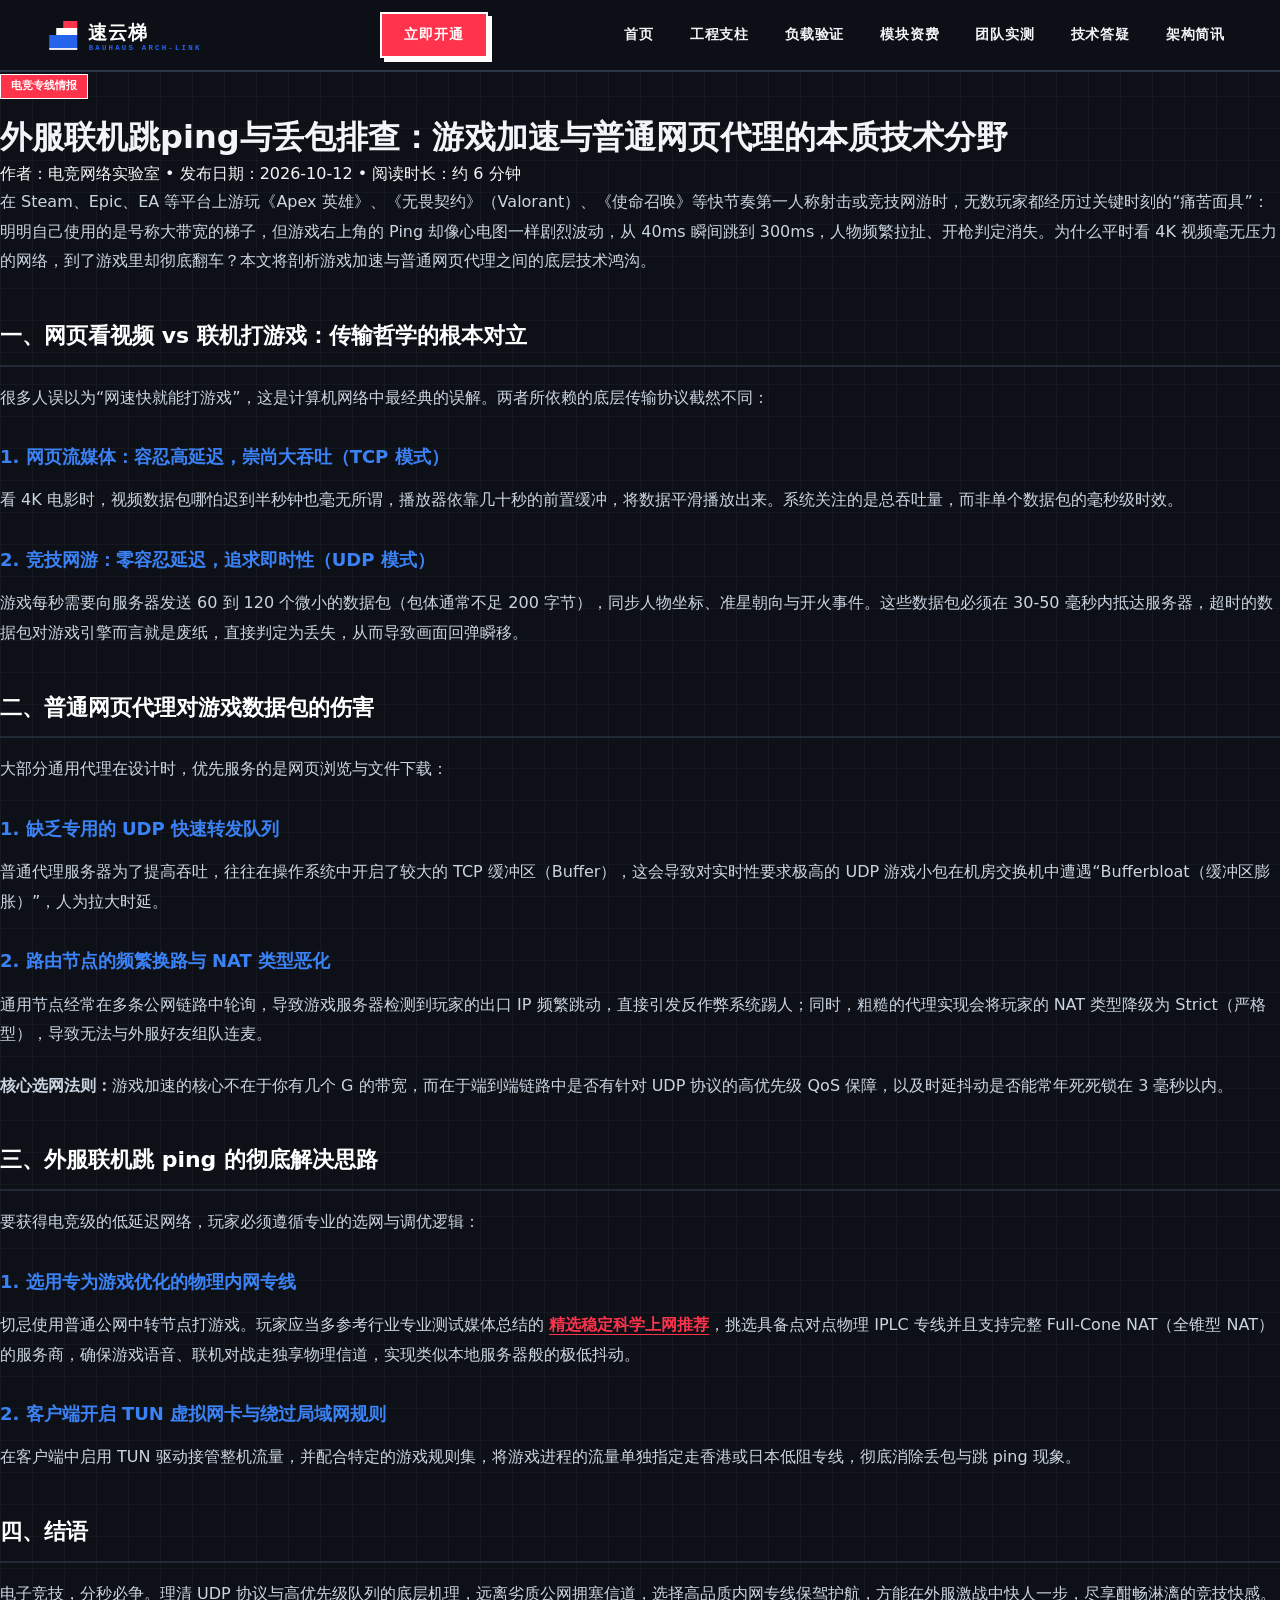
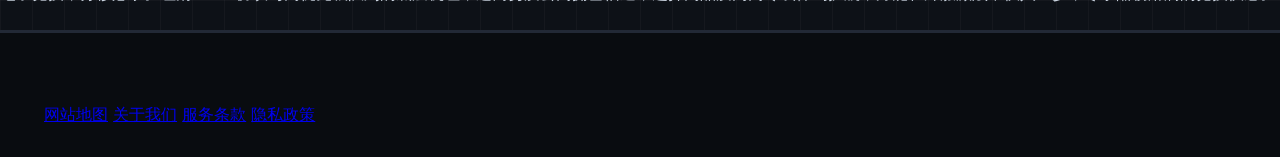
<file: game-packet-routing-priority.html>
<!DOCTYPE html>
<html lang="zh-CN">
<head>
  <meta charset="UTF-8">
  <meta name="viewport" content="width=device-width, initial-scale=1.0">
  <title>外服联机跳ping与丢包排查：游戏加速与普通网页代理的本质技术分野 - 航线情报</title>
  <meta name="description" content="玩Steam、Apex、Valorant等外服竞技游戏频繁跳ping、丢包瞬移？深入剖析UDP游戏数据包低时延队列调度与普通TCP网页代理的底层架构鸿沟。">
  <link rel="stylesheet" href="style.css">
</head>
<body>

    <!-- Masthead -->
  <header class="bauhaus-masthead">
    <div class="masthead-inner">
      <a href="index.html" class="brand-link" aria-label="速云梯官方入口">
        <svg class="bauhaus-logo-svg" viewBox="0 0 240 48" fill="none" xmlns="http://www.w3.org/2000/svg" role="img" aria-label="速云梯包豪斯建筑Logo">
          <rect x="6" y="24" width="32" height="16" fill="#2563eb"/>
          <rect x="14" y="16" width="24" height="8" fill="#ffffff"/>
          <rect x="22" y="8" width="16" height="8" fill="#ff334b"/>
          <path d="M6 40H38" stroke="#ffffff" stroke-width="2"/>
          <text x="50" y="29" font-family="system-ui, -apple-system, sans-serif" font-weight="900" font-size="22" fill="#ffffff" letter-spacing="1">速云梯</text>
          <text x="51" y="41" font-family="ui-monospace, monospace" font-weight="900" font-size="8.5" fill="#2563eb" letter-spacing="2.5">BAUHAUS ARCH-LINK</text>
        </svg>
      </a>

      <div class="header-action">
        <a href="https://ww012.twilightaff.com/#/?code=A56DH1Af" class="btn-bauhaus-primary" rel="nofollow" target="_blank">立即开通</a>
        <button class="mobile-menu-btn" id="mobileMenuBtn" aria-label="切换导航菜单" type="button">
          <span class="bar"></span>
          <span class="bar"></span>
          <span class="bar"></span>
        </button>
      </div>

      <nav class="bauhaus-nav-menu" id="navMenu">
        <a href="index.html">首页</a>
        <a href="index.html#advantages">工程支柱</a>
        <a href="index.html#streaming">负载验证</a>
        <a href="index.html#pricing">模块资费</a>
        <a href="index.html#reviews">团队实测</a>
        <a href="index.html#faq">技术答疑</a>
        <a href="briefings.html">架构简讯</a>
      </nav>
    </div>

    <!-- Mobile Navigation Drawer -->
    <div class="mobile-nav-drawer" id="mobileDrawer">
      <a href="index.html" class="drawer-link">首页</a>
      <a href="index.html#advantages" class="drawer-link">工程支柱</a>
      <a href="index.html#streaming" class="drawer-link">负载验证</a>
      <a href="index.html#pricing" class="drawer-link">模块资费</a>
      <a href="index.html#reviews" class="drawer-link">团队实测</a>
      <a href="index.html#faq" class="drawer-link">技术答疑</a>
      <a href="briefings.html" class="drawer-link drawer-hub-link">架构简讯 &rarr;</a>
      <div class="drawer-cta-wrap">
        <a href="https://ww012.twilightaff.com/#/?code=A56DH1Af" class="btn-bauhaus-primary" rel="nofollow" target="_blank">部署模块·即刻开通</a>
      </div>
    </div>
  </header>

  <main class="aero-article-wrap">
    <header class="aero-article-header">
      <span class="briefing-tag">电竞专线情报</span>
      <h1>外服联机跳ping与丢包排查：游戏加速与普通网页代理的本质技术分野</h1>
      <div class="aero-meta-bar">
        <span>作者：电竞网络实验室</span>
        <span>•</span>
        <span>发布日期：2026-10-12</span>
        <span>•</span>
        <span>阅读时长：约 6 分钟</span>
      </div>
    </header>

    <div class="content-body aero-content-body">
      <p>在 Steam、Epic、EA 等平台上游玩《Apex 英雄》、《无畏契约》（Valorant）、《使命召唤》等快节奏第一人称射击或竞技网游时，无数玩家都经历过关键时刻的“痛苦面具”：明明自己使用的是号称大带宽的梯子，但游戏右上角的 Ping 却像心电图一样剧烈波动，从 40ms 瞬间跳到 300ms，人物频繁拉扯、开枪判定消失。为什么平时看 4K 视频毫无压力的网络，到了游戏里却彻底翻车？本文将剖析游戏加速与普通网页代理之间的底层技术鸿沟。</p>

      <h2>一、网页看视频 vs 联机打游戏：传输哲学的根本对立</h2>
      <p>很多人误以为“网速快就能打游戏”，这是计算机网络中最经典的误解。两者所依赖的底层传输协议截然不同：</p>

      <h3>1. 网页流媒体：容忍高延迟，崇尚大吞吐（TCP 模式）</h3>
      <p>看 4K 电影时，视频数据包哪怕迟到半秒钟也毫无所谓，播放器依靠几十秒的前置缓冲，将数据平滑播放出来。系统关注的是总吞吐量，而非单个数据包的毫秒级时效。</p>

      <h3>2. 竞技网游：零容忍延迟，追求即时性（UDP 模式）</h3>
      <p>游戏每秒需要向服务器发送 60 到 120 个微小的数据包（包体通常不足 200 字节），同步人物坐标、准星朝向与开火事件。这些数据包必须在 30-50 毫秒内抵达服务器，超时的数据包对游戏引擎而言就是废纸，直接判定为丢失，从而导致画面回弹瞬移。</p>

      <h2>二、普通网页代理对游戏数据包的伤害</h2>
      <p>大部分通用代理在设计时，优先服务的是网页浏览与文件下载：</p>

      <h3>1. 缺乏专用的 UDP 快速转发队列</h3>
      <p>普通代理服务器为了提高吞吐，往往在操作系统中开启了较大的 TCP 缓冲区（Buffer），这会导致对实时性要求极高的 UDP 游戏小包在机房交换机中遭遇“Bufferbloat（缓冲区膨胀）”，人为拉大时延。</p>

      <h3>2. 路由节点的频繁换路与 NAT 类型恶化</h3>
      <p>通用节点经常在多条公网链路中轮询，导致游戏服务器检测到玩家的出口 IP 频繁跳动，直接引发反作弊系统踢人；同时，粗糙的代理实现会将玩家的 NAT 类型降级为 Strict（严格型），导致无法与外服好友组队连麦。</p>

      <div class="aero-callout-panel">
        <strong>核心选网法则：</strong>游戏加速的核心不在于你有几个 G 的带宽，而在于端到端链路中是否有针对 UDP 协议的高优先级 QoS 保障，以及时延抖动是否能常年死死锁在 3 毫秒以内。
      </div>

      <h2>三、外服联机跳 ping 的彻底解决思路</h2>
      <p>要获得电竞级的低延迟网络，玩家必须遵循专业的选网与调优逻辑：</p>

      <h3>1. 选用专为游戏优化的物理内网专线</h3>
      <p>切忌使用普通公网中转节点打游戏。玩家应当多参考行业专业测试媒体总结的 <a href="https://tizilab.net/" target="_blank">精选稳定科学上网推荐</a>，挑选具备点对点物理 IPLC 专线并且支持完整 Full-Cone NAT（全锥型 NAT）的服务商，确保游戏语音、联机对战走独享物理信道，实现类似本地服务器般的极低抖动。</p>

      <h3>2. 客户端开启 TUN 虚拟网卡与绕过局域网规则</h3>
      <p>在客户端中启用 TUN 驱动接管整机流量，并配合特定的游戏规则集，将游戏进程的流量单独指定走香港或日本低阻专线，彻底消除丢包与跳 ping 现象。</p>

      <h2>四、结语</h2>
      <p>电子竞技，分秒必争。理清 UDP 协议与高优先级队列的底层机理，远离劣质公网拥塞信道，选择高品质内网专线保驾护航，方能在外服激战中快人一步，尽享酣畅淋漓的竞技快感。</p>
    </div>
  </main>

  <!-- Footer -->
  <footer class="runway-footer">
    <div class="container">
      <nav class="runway-links">
        <a href="sitemap.html">网站地图</a>
        <a href="about.html">关于我们</a>
        <a href="terms.html">服务条款</a>
        <a href="privacy.html">隐私政策</a>
      </nav>
    </div>
  </footer>

</body>
</html>
</file>
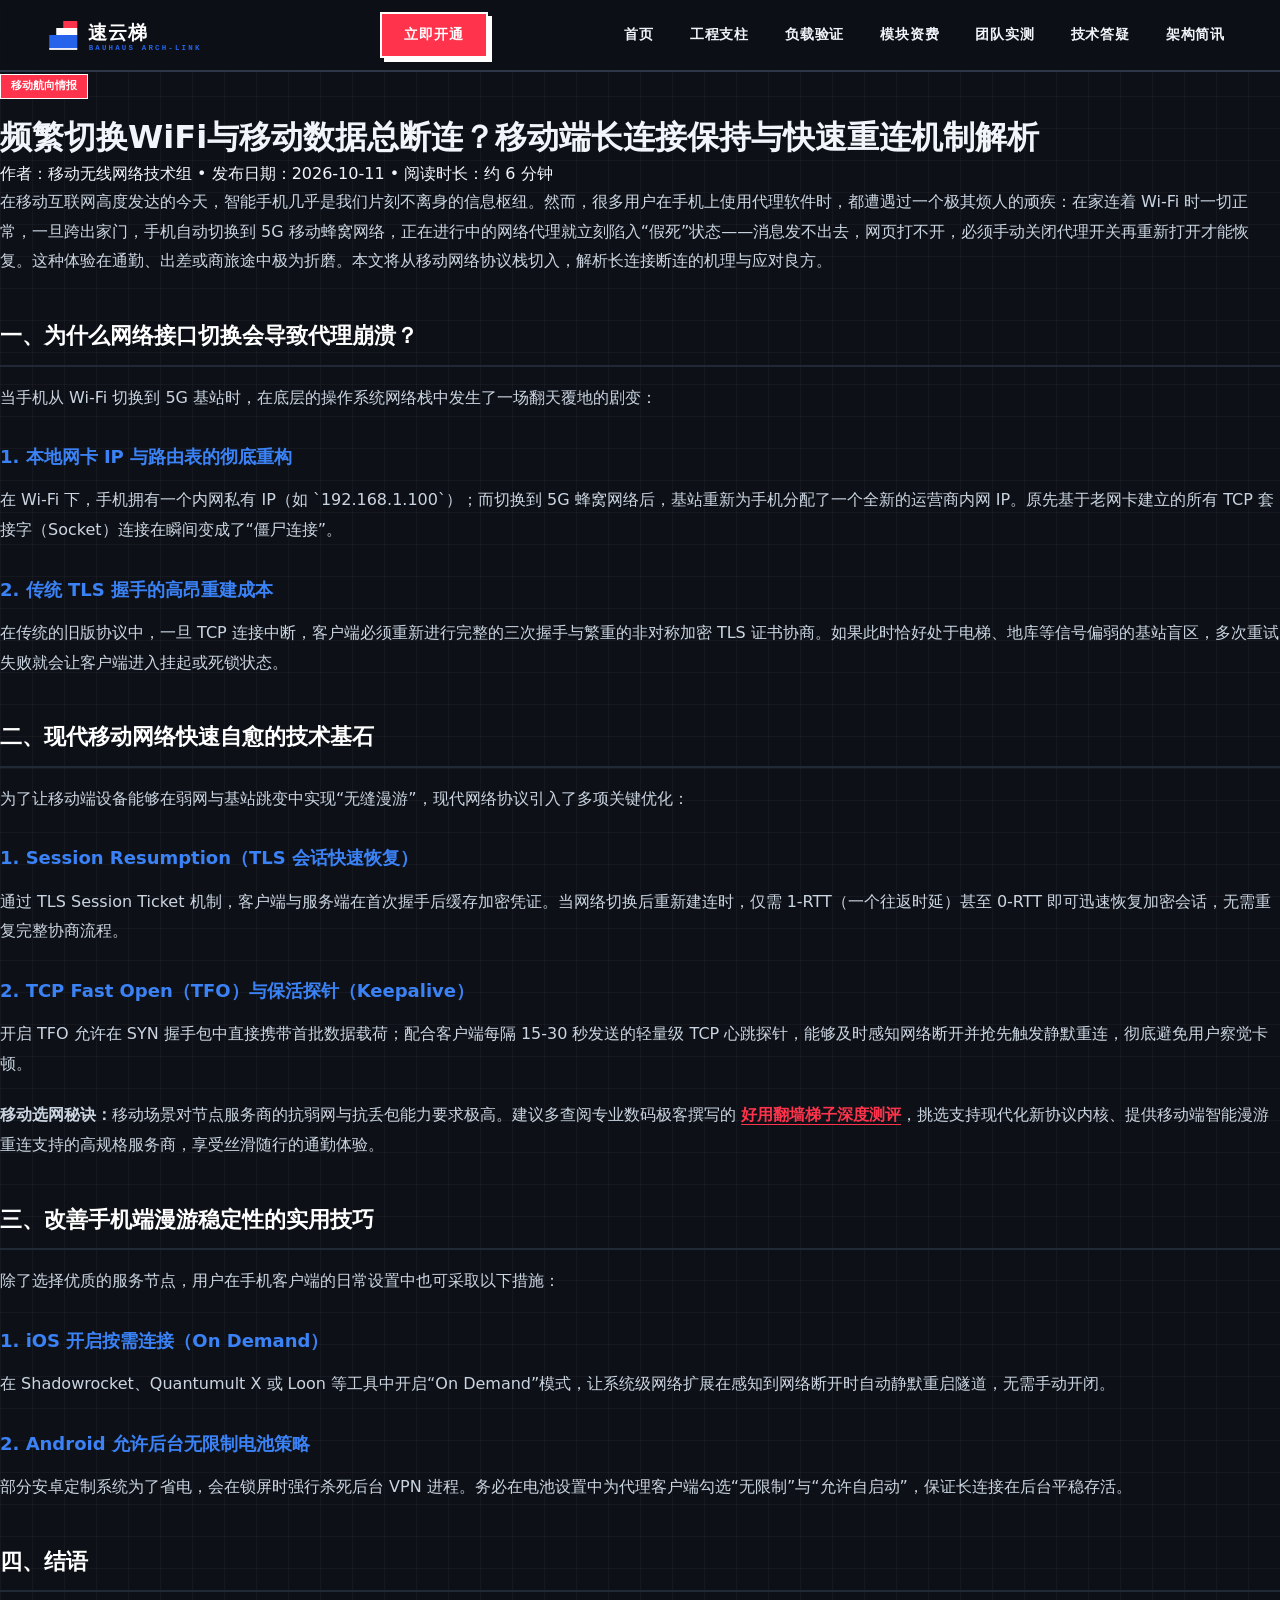
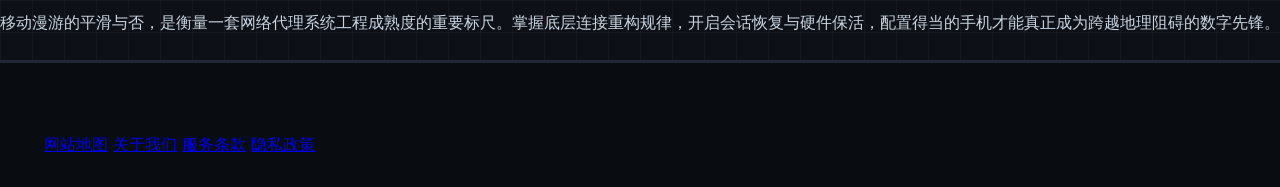
<file: mobile-roaming-connectivity-guide.html>
<!DOCTYPE html>
<html lang="zh-CN">
<head>
  <meta charset="UTF-8">
  <meta name="viewport" content="width=device-width, initial-scale=1.0">
  <title>频繁切换WiFi与移动数据总断连？移动端长连接保持与快速重连机制解析 - 航线情报</title>
  <meta name="description" content="手机离开家门从WiFi切换至移动数据时代理总是卡死甚至断连？深入剖析移动蜂窝基站漫游、Session Resumption会话恢复及TCP快速保活策略。">
  <link rel="stylesheet" href="style.css">
</head>
<body>

    <!-- Masthead -->
  <header class="bauhaus-masthead">
    <div class="masthead-inner">
      <a href="index.html" class="brand-link" aria-label="速云梯官方入口">
        <svg class="bauhaus-logo-svg" viewBox="0 0 240 48" fill="none" xmlns="http://www.w3.org/2000/svg" role="img" aria-label="速云梯包豪斯建筑Logo">
          <rect x="6" y="24" width="32" height="16" fill="#2563eb"/>
          <rect x="14" y="16" width="24" height="8" fill="#ffffff"/>
          <rect x="22" y="8" width="16" height="8" fill="#ff334b"/>
          <path d="M6 40H38" stroke="#ffffff" stroke-width="2"/>
          <text x="50" y="29" font-family="system-ui, -apple-system, sans-serif" font-weight="900" font-size="22" fill="#ffffff" letter-spacing="1">速云梯</text>
          <text x="51" y="41" font-family="ui-monospace, monospace" font-weight="900" font-size="8.5" fill="#2563eb" letter-spacing="2.5">BAUHAUS ARCH-LINK</text>
        </svg>
      </a>

      <div class="header-action">
        <a href="https://ww012.twilightaff.com/#/?code=A56DH1Af" class="btn-bauhaus-primary" rel="nofollow" target="_blank">立即开通</a>
        <button class="mobile-menu-btn" id="mobileMenuBtn" aria-label="切换导航菜单" type="button">
          <span class="bar"></span>
          <span class="bar"></span>
          <span class="bar"></span>
        </button>
      </div>

      <nav class="bauhaus-nav-menu" id="navMenu">
        <a href="index.html">首页</a>
        <a href="index.html#advantages">工程支柱</a>
        <a href="index.html#streaming">负载验证</a>
        <a href="index.html#pricing">模块资费</a>
        <a href="index.html#reviews">团队实测</a>
        <a href="index.html#faq">技术答疑</a>
        <a href="briefings.html">架构简讯</a>
      </nav>
    </div>

    <!-- Mobile Navigation Drawer -->
    <div class="mobile-nav-drawer" id="mobileDrawer">
      <a href="index.html" class="drawer-link">首页</a>
      <a href="index.html#advantages" class="drawer-link">工程支柱</a>
      <a href="index.html#streaming" class="drawer-link">负载验证</a>
      <a href="index.html#pricing" class="drawer-link">模块资费</a>
      <a href="index.html#reviews" class="drawer-link">团队实测</a>
      <a href="index.html#faq" class="drawer-link">技术答疑</a>
      <a href="briefings.html" class="drawer-link drawer-hub-link">架构简讯 &rarr;</a>
      <div class="drawer-cta-wrap">
        <a href="https://ww012.twilightaff.com/#/?code=A56DH1Af" class="btn-bauhaus-primary" rel="nofollow" target="_blank">部署模块·即刻开通</a>
      </div>
    </div>
  </header>

  <main class="aero-article-wrap">
    <header class="aero-article-header">
      <span class="briefing-tag">移动航向情报</span>
      <h1>频繁切换WiFi与移动数据总断连？移动端长连接保持与快速重连机制解析</h1>
      <div class="aero-meta-bar">
        <span>作者：移动无线网络技术组</span>
        <span>•</span>
        <span>发布日期：2026-10-11</span>
        <span>•</span>
        <span>阅读时长：约 6 分钟</span>
      </div>
    </header>

    <div class="content-body aero-content-body">
      <p>在移动互联网高度发达的今天，智能手机几乎是我们片刻不离身的信息枢纽。然而，很多用户在手机上使用代理软件时，都遭遇过一个极其烦人的顽疾：在家连着 Wi-Fi 时一切正常，一旦跨出家门，手机自动切换到 5G 移动蜂窝网络，正在进行中的网络代理就立刻陷入“假死”状态——消息发不出去，网页打不开，必须手动关闭代理开关再重新打开才能恢复。这种体验在通勤、出差或商旅途中极为折磨。本文将从移动网络协议栈切入，解析长连接断连的机理与应对良方。</p>

      <h2>一、为什么网络接口切换会导致代理崩溃？</h2>
      <p>当手机从 Wi-Fi 切换到 5G 基站时，在底层的操作系统网络栈中发生了一场翻天覆地的剧变：</p>

      <h3>1. 本地网卡 IP 与路由表的彻底重构</h3>
      <p>在 Wi-Fi 下，手机拥有一个内网私有 IP（如 `192.168.1.100`）；而切换到 5G 蜂窝网络后，基站重新为手机分配了一个全新的运营商内网 IP。原先基于老网卡建立的所有 TCP 套接字（Socket）连接在瞬间变成了“僵尸连接”。</p>

      <h3>2. 传统 TLS 握手的高昂重建成本</h3>
      <p>在传统的旧版协议中，一旦 TCP 连接中断，客户端必须重新进行完整的三次握手与繁重的非对称加密 TLS 证书协商。如果此时恰好处于电梯、地库等信号偏弱的基站盲区，多次重试失败就会让客户端进入挂起或死锁状态。</p>

      <h2>二、现代移动网络快速自愈的技术基石</h2>
      <p>为了让移动端设备能够在弱网与基站跳变中实现“无缝漫游”，现代网络协议引入了多项关键优化：</p>

      <h3>1. Session Resumption（TLS 会话快速恢复）</h3>
      <p>通过 TLS Session Ticket 机制，客户端与服务端在首次握手后缓存加密凭证。当网络切换后重新建连时，仅需 1-RTT（一个往返时延）甚至 0-RTT 即可迅速恢复加密会话，无需重复完整协商流程。</p>

      <h3>2. TCP Fast Open（TFO）与保活探针（Keepalive）</h3>
      <p>开启 TFO 允许在 SYN 握手包中直接携带首批数据载荷；配合客户端每隔 15-30 秒发送的轻量级 TCP 心跳探针，能够及时感知网络断开并抢先触发静默重连，彻底避免用户察觉卡顿。</p>

      <div class="aero-callout-panel">
        <strong>移动选网秘诀：</strong>移动场景对节点服务商的抗弱网与抗丢包能力要求极高。建议多查阅专业数码极客撰写的 <a href="https://tizilab.net/" target="_blank">好用翻墙梯子深度测评</a>，挑选支持现代化新协议内核、提供移动端智能漫游重连支持的高规格服务商，享受丝滑随行的通勤体验。
      </div>

      <h2>三、改善手机端漫游稳定性的实用技巧</h2>
      <p>除了选择优质的服务节点，用户在手机客户端的日常设置中也可采取以下措施：</p>

      <h3>1. iOS 开启按需连接（On Demand）</h3>
      <p>在 Shadowrocket、Quantumult X 或 Loon 等工具中开启“On Demand”模式，让系统级网络扩展在感知到网络断开时自动静默重启隧道，无需手动开闭。</p>

      <h3>2. Android 允许后台无限制电池策略</h3>
      <p>部分安卓定制系统为了省电，会在锁屏时强行杀死后台 VPN 进程。务必在电池设置中为代理客户端勾选“无限制”与“允许自启动”，保证长连接在后台平稳存活。</p>

      <h2>四、结语</h2>
      <p>移动漫游的平滑与否，是衡量一套网络代理系统工程成熟度的重要标尺。掌握底层连接重构规律，开启会话恢复与硬件保活，配置得当的手机才能真正成为跨越地理阻碍的数字先锋。</p>
    </div>
  </main>

  <!-- Footer -->
  <footer class="runway-footer">
    <div class="container">
      <nav class="runway-links">
        <a href="sitemap.html">网站地图</a>
        <a href="about.html">关于我们</a>
        <a href="terms.html">服务条款</a>
        <a href="privacy.html">隐私政策</a>
      </nav>
    </div>
  </footer>

</body>
</html>
</file>
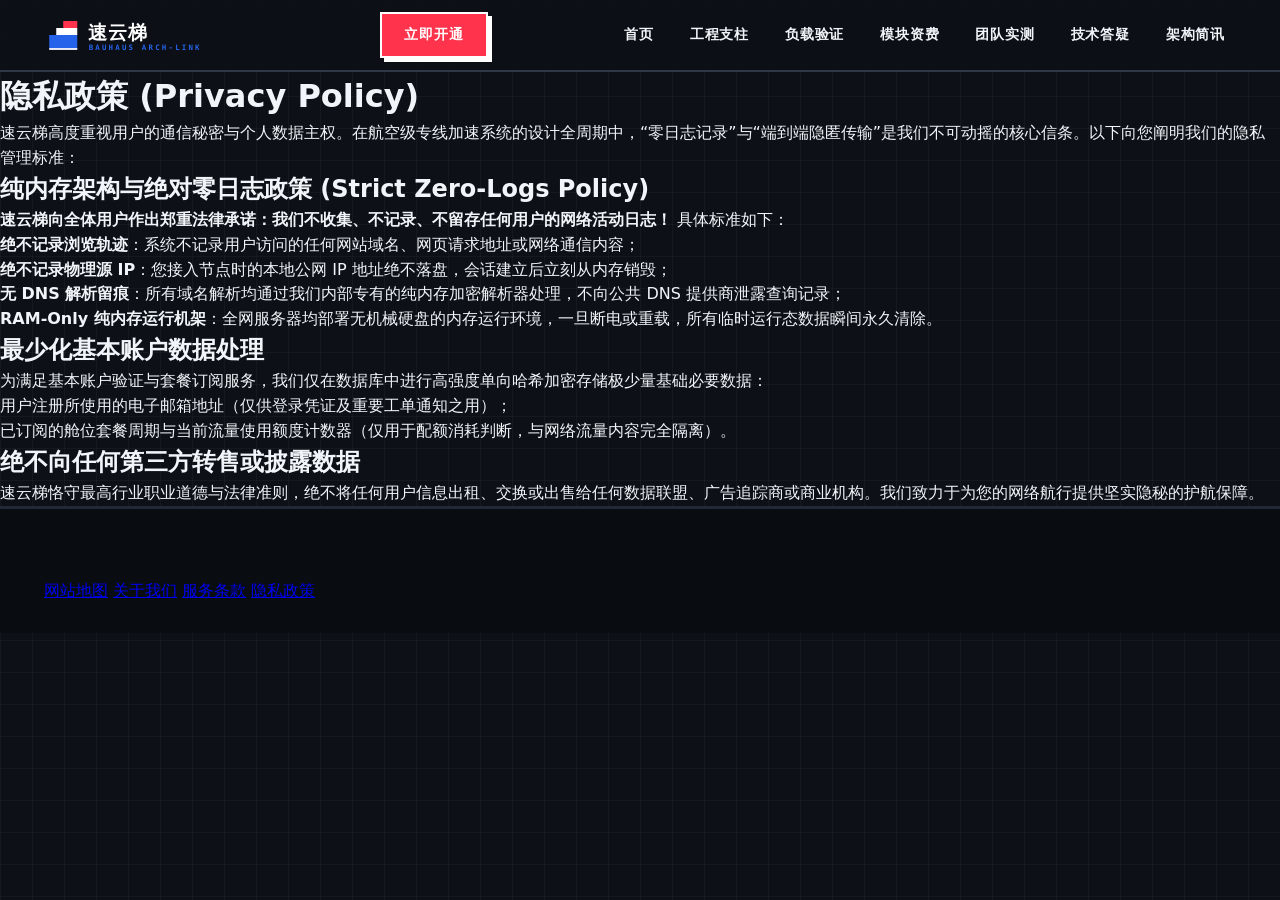
<file: privacy.html>
<!DOCTYPE html>
<html lang="zh-CN">
<head>
  <meta charset="UTF-8">
  <meta name="viewport" content="width=device-width, initial-scale=1.0">
  <title>隐私政策 - 速云梯</title>
  <link rel="stylesheet" href="style.css">
</head>
<body>
    <!-- Masthead -->
  <header class="bauhaus-masthead">
    <div class="masthead-inner">
      <a href="index.html" class="brand-link" aria-label="速云梯官方入口">
        <svg class="bauhaus-logo-svg" viewBox="0 0 240 48" fill="none" xmlns="http://www.w3.org/2000/svg" role="img" aria-label="速云梯包豪斯建筑Logo">
          <rect x="6" y="24" width="32" height="16" fill="#2563eb"/>
          <rect x="14" y="16" width="24" height="8" fill="#ffffff"/>
          <rect x="22" y="8" width="16" height="8" fill="#ff334b"/>
          <path d="M6 40H38" stroke="#ffffff" stroke-width="2"/>
          <text x="50" y="29" font-family="system-ui, -apple-system, sans-serif" font-weight="900" font-size="22" fill="#ffffff" letter-spacing="1">速云梯</text>
          <text x="51" y="41" font-family="ui-monospace, monospace" font-weight="900" font-size="8.5" fill="#2563eb" letter-spacing="2.5">BAUHAUS ARCH-LINK</text>
        </svg>
      </a>

      <div class="header-action">
        <a href="https://ww012.twilightaff.com/#/?code=A56DH1Af" class="btn-bauhaus-primary" rel="nofollow" target="_blank">立即开通</a>
        <button class="mobile-menu-btn" id="mobileMenuBtn" aria-label="切换导航菜单" type="button">
          <span class="bar"></span>
          <span class="bar"></span>
          <span class="bar"></span>
        </button>
      </div>

      <nav class="bauhaus-nav-menu" id="navMenu">
        <a href="index.html">首页</a>
        <a href="index.html#advantages">工程支柱</a>
        <a href="index.html#streaming">负载验证</a>
        <a href="index.html#pricing">模块资费</a>
        <a href="index.html#reviews">团队实测</a>
        <a href="index.html#faq">技术答疑</a>
        <a href="briefings.html">架构简讯</a>
      </nav>
    </div>

    <!-- Mobile Navigation Drawer -->
    <div class="mobile-nav-drawer" id="mobileDrawer">
      <a href="index.html" class="drawer-link">首页</a>
      <a href="index.html#advantages" class="drawer-link">工程支柱</a>
      <a href="index.html#streaming" class="drawer-link">负载验证</a>
      <a href="index.html#pricing" class="drawer-link">模块资费</a>
      <a href="index.html#reviews" class="drawer-link">团队实测</a>
      <a href="index.html#faq" class="drawer-link">技术答疑</a>
      <a href="briefings.html" class="drawer-link drawer-hub-link">架构简讯 &rarr;</a>
      <div class="drawer-cta-wrap">
        <a href="https://ww012.twilightaff.com/#/?code=A56DH1Af" class="btn-bauhaus-primary" rel="nofollow" target="_blank">部署模块·即刻开通</a>
      </div>
    </div>
  </header>

  <main class="subpage-hanger">
    <div class="aero-subpage-card">
      <h1>隐私政策 (Privacy Policy)</h1>
      <p>速云梯高度重视用户的通信秘密与个人数据主权。在航空级专线加速系统的设计全周期中，“零日志记录”与“端到端隐匿传输”是我们不可动摇的核心信条。以下向您阐明我们的隐私管理标准：</p>

      <h2>纯内存架构与绝对零日志政策 (Strict Zero-Logs Policy)</h2>
      <p><strong>速云梯向全体用户作出郑重法律承诺：我们不收集、不记录、不留存任何用户的网络活动日志！</strong> 具体标准如下：</p>
      <ul>
        <li><strong>绝不记录浏览轨迹</strong>：系统不记录用户访问的任何网站域名、网页请求地址或网络通信内容；</li>
        <li><strong>绝不记录物理源 IP</strong>：您接入节点时的本地公网 IP 地址绝不落盘，会话建立后立刻从内存销毁；</li>
        <li><strong>无 DNS 解析留痕</strong>：所有域名解析均通过我们内部专有的纯内存加密解析器处理，不向公共 DNS 提供商泄露查询记录；</li>
        <li><strong>RAM-Only 纯内存运行机架</strong>：全网服务器均部署无机械硬盘的内存运行环境，一旦断电或重载，所有临时运行态数据瞬间永久清除。</li>
      </ul>

      <h2>最少化基本账户数据处理</h2>
      <p>为满足基本账户验证与套餐订阅服务，我们仅在数据库中进行高强度单向哈希加密存储极少量基础必要数据：</p>
      <ul>
        <li>用户注册所使用的电子邮箱地址（仅供登录凭证及重要工单通知之用）；</li>
        <li>已订阅的舱位套餐周期与当前流量使用额度计数器（仅用于配额消耗判断，与网络流量内容完全隔离）。</li>
      </ul>

      <h2>绝不向任何第三方转售或披露数据</h2>
      <p>速云梯恪守最高行业职业道德与法律准则，绝不将任何用户信息出租、交换或出售给任何数据联盟、广告追踪商或商业机构。我们致力于为您的网络航行提供坚实隐秘的护航保障。</p>
    </div>
  </main>

  <footer class="runway-footer">
    <div class="container">
      <nav class="runway-links">
        <a href="sitemap.html">网站地图</a>
        <a href="about.html">关于我们</a>
        <a href="terms.html">服务条款</a>
        <a href="privacy.html">隐私政策</a>
      </nav>
    </div>
  </footer>
</body>
</html>
</file>
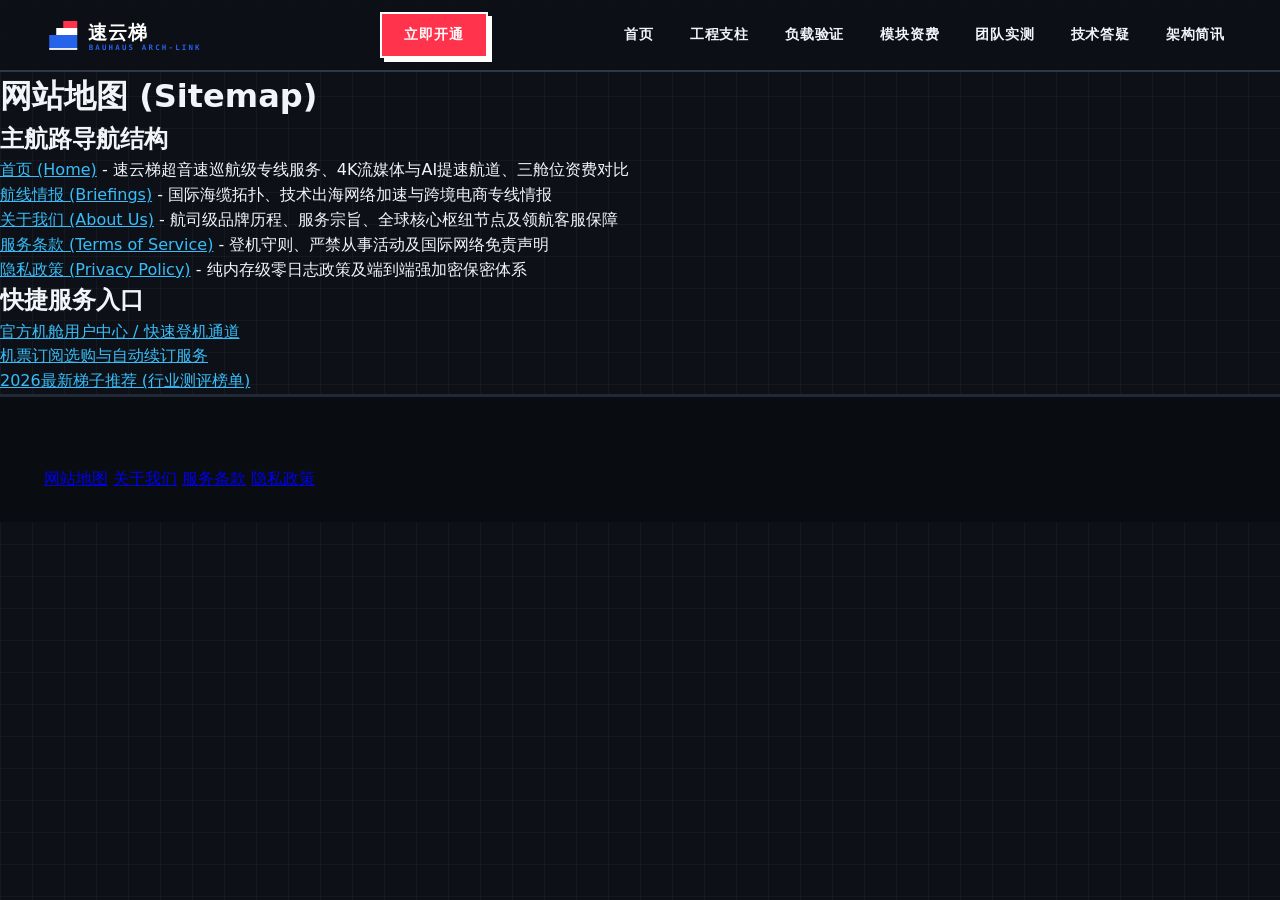
<file: sitemap.html>
<!DOCTYPE html>
<html lang="zh-CN">
<head>
  <meta charset="UTF-8">
  <meta name="viewport" content="width=device-width, initial-scale=1.0">
  <title>网站地图 - 速云梯</title>
  <link rel="stylesheet" href="style.css">
</head>
<body>
    <!-- Masthead -->
  <header class="bauhaus-masthead">
    <div class="masthead-inner">
      <a href="index.html" class="brand-link" aria-label="速云梯官方入口">
        <svg class="bauhaus-logo-svg" viewBox="0 0 240 48" fill="none" xmlns="http://www.w3.org/2000/svg" role="img" aria-label="速云梯包豪斯建筑Logo">
          <rect x="6" y="24" width="32" height="16" fill="#2563eb"/>
          <rect x="14" y="16" width="24" height="8" fill="#ffffff"/>
          <rect x="22" y="8" width="16" height="8" fill="#ff334b"/>
          <path d="M6 40H38" stroke="#ffffff" stroke-width="2"/>
          <text x="50" y="29" font-family="system-ui, -apple-system, sans-serif" font-weight="900" font-size="22" fill="#ffffff" letter-spacing="1">速云梯</text>
          <text x="51" y="41" font-family="ui-monospace, monospace" font-weight="900" font-size="8.5" fill="#2563eb" letter-spacing="2.5">BAUHAUS ARCH-LINK</text>
        </svg>
      </a>

      <div class="header-action">
        <a href="https://ww012.twilightaff.com/#/?code=A56DH1Af" class="btn-bauhaus-primary" rel="nofollow" target="_blank">立即开通</a>
        <button class="mobile-menu-btn" id="mobileMenuBtn" aria-label="切换导航菜单" type="button">
          <span class="bar"></span>
          <span class="bar"></span>
          <span class="bar"></span>
        </button>
      </div>

      <nav class="bauhaus-nav-menu" id="navMenu">
        <a href="index.html">首页</a>
        <a href="index.html#advantages">工程支柱</a>
        <a href="index.html#streaming">负载验证</a>
        <a href="index.html#pricing">模块资费</a>
        <a href="index.html#reviews">团队实测</a>
        <a href="index.html#faq">技术答疑</a>
        <a href="briefings.html">架构简讯</a>
      </nav>
    </div>

    <!-- Mobile Navigation Drawer -->
    <div class="mobile-nav-drawer" id="mobileDrawer">
      <a href="index.html" class="drawer-link">首页</a>
      <a href="index.html#advantages" class="drawer-link">工程支柱</a>
      <a href="index.html#streaming" class="drawer-link">负载验证</a>
      <a href="index.html#pricing" class="drawer-link">模块资费</a>
      <a href="index.html#reviews" class="drawer-link">团队实测</a>
      <a href="index.html#faq" class="drawer-link">技术答疑</a>
      <a href="briefings.html" class="drawer-link drawer-hub-link">架构简讯 &rarr;</a>
      <div class="drawer-cta-wrap">
        <a href="https://ww012.twilightaff.com/#/?code=A56DH1Af" class="btn-bauhaus-primary" rel="nofollow" target="_blank">部署模块·即刻开通</a>
      </div>
    </div>
  </header>

  <main class="subpage-hanger">
    <div class="aero-subpage-card">
      <h1>网站地图 (Sitemap)</h1>
      <h2>主航路导航结构</h2>
      <ul>
        <li><a href="index.html" style="color:#38bdf8;">首页 (Home)</a> - 速云梯超音速巡航级专线服务、4K流媒体与AI提速航道、三舱位资费对比</li>
        <li><a href="briefings.html" style="color:#38bdf8;">航线情报 (Briefings)</a> - 国际海缆拓扑、技术出海网络加速与跨境电商专线情报</li>
        <li><a href="about.html" style="color:#38bdf8;">关于我们 (About Us)</a> - 航司级品牌历程、服务宗旨、全球核心枢纽节点及领航客服保障</li>
        <li><a href="terms.html" style="color:#38bdf8;">服务条款 (Terms of Service)</a> - 登机守则、严禁从事活动及国际网络免责声明</li>
        <li><a href="privacy.html" style="color:#38bdf8;">隐私政策 (Privacy Policy)</a> - 纯内存级零日志政策及端到端强加密保密体系</li>
      </ul>
      <h2>快捷服务入口</h2>
      <ul>
        <li><a href="https://ww012.twilightaff.com/#/?code=A56DH1Af" style="color:#38bdf8;" rel="nofollow" target="_blank">官方机舱用户中心 / 快速登机通道</a></li>
        <li><a href="https://ww012.twilightaff.com/#/?code=A56DH1Af" style="color:#38bdf8;" rel="nofollow" target="_blank">机票订阅选购与自动续订服务</a></li>
        <li><a href="https://tizilab.net/paihang/" style="color:#38bdf8;" target="_blank">2026最新梯子推荐 (行业测评榜单)</a></li>
      </ul>
    </div>
  </main>

  <footer class="runway-footer">
    <div class="container">
      <nav class="runway-links">
        <a href="sitemap.html">网站地图</a>
        <a href="about.html">关于我们</a>
        <a href="terms.html">服务条款</a>
        <a href="privacy.html">隐私政策</a>
      </nav>
    </div>
  </footer>
</body>
</html>
</file>
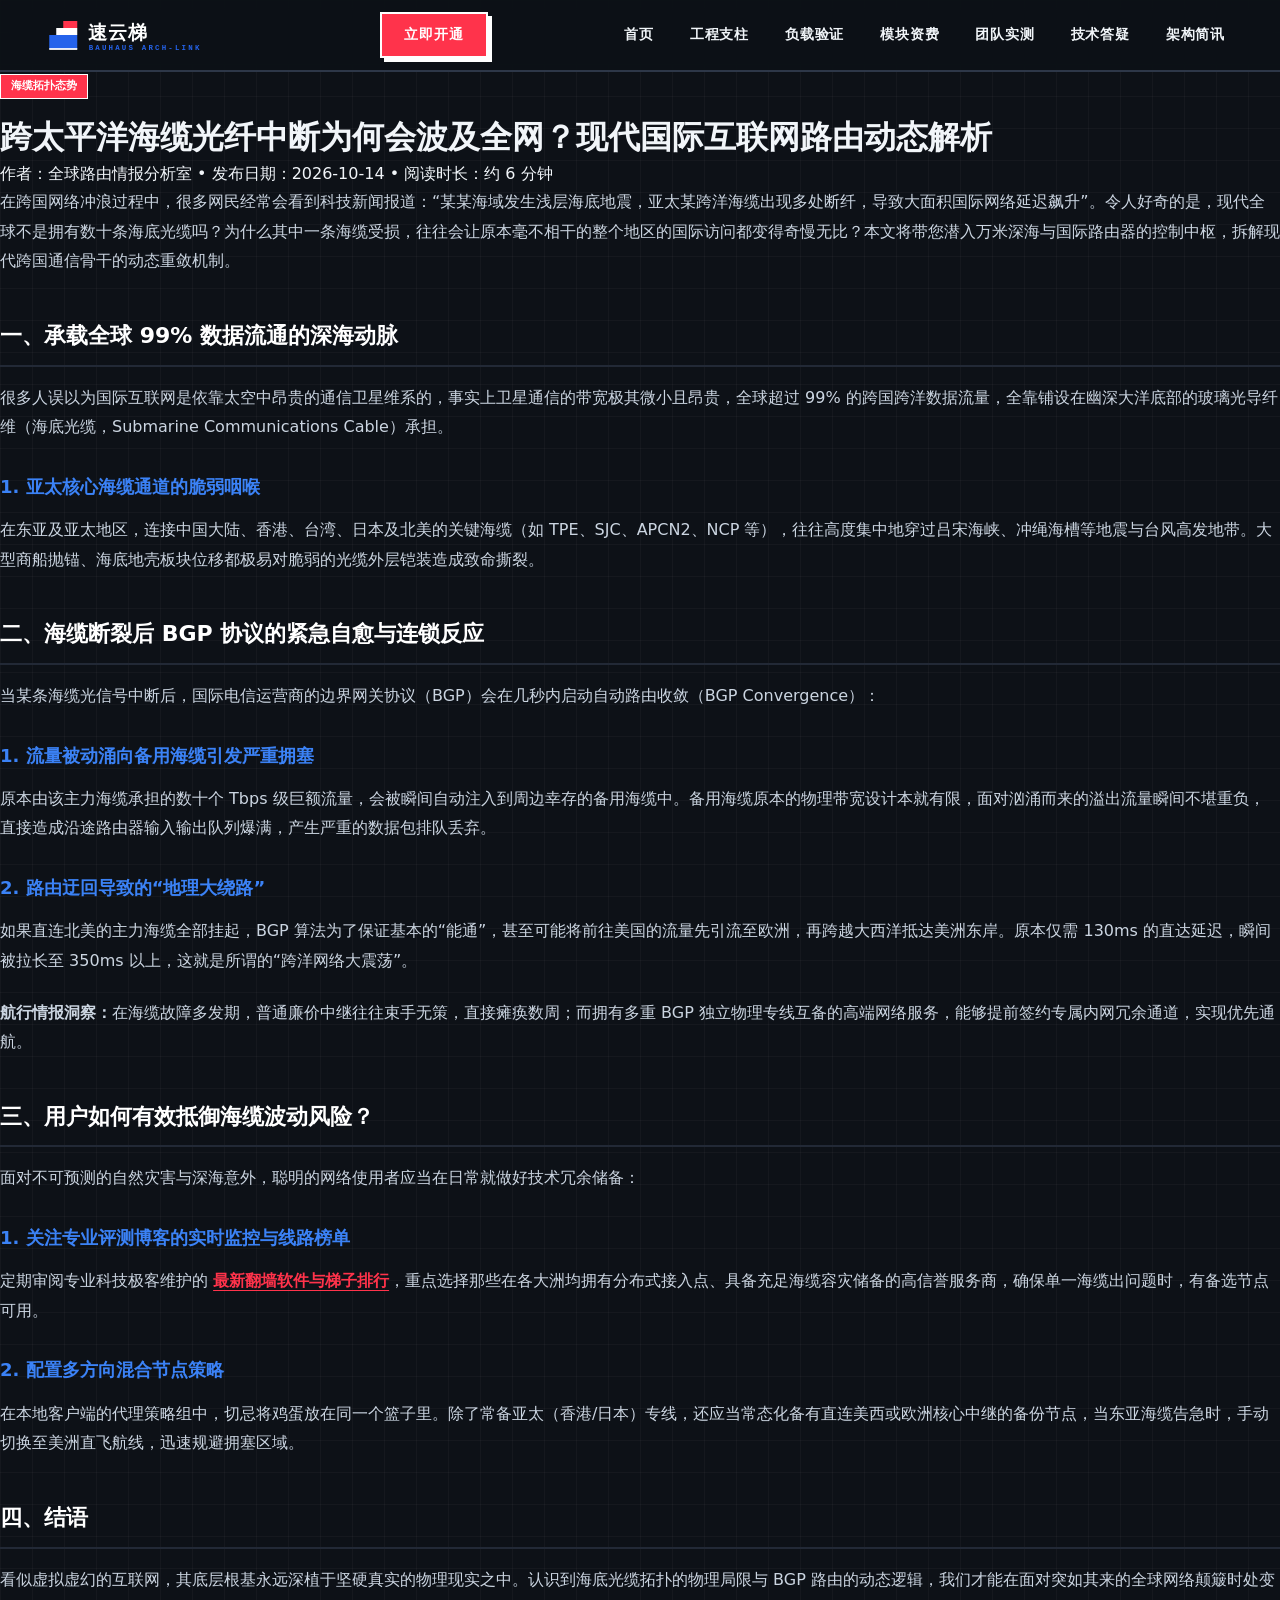
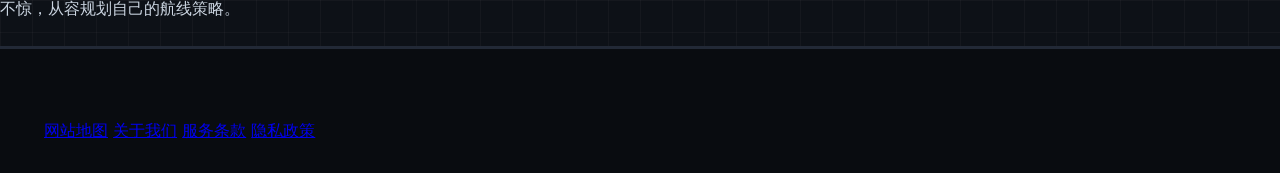
<file: submarine-cable-routing-dynamics.html>
<!DOCTYPE html>
<html lang="zh-CN">
<head>
  <meta charset="UTF-8">
  <meta name="viewport" content="width=device-width, initial-scale=1.0">
  <title>跨太平洋海缆光纤中断为何会波及全网？现代国际互联网路由动态解析 - 航线情报</title>
  <meta name="description" content="深入解析亚太与跨太平洋海底光缆物理拓扑结构：探讨光缆故障发生时，BGP动态路由协议的收敛过程、迂回延迟激增及服务商容灾储备机制。">
  <link rel="stylesheet" href="style.css">
</head>
<body>

    <!-- Masthead -->
  <header class="bauhaus-masthead">
    <div class="masthead-inner">
      <a href="index.html" class="brand-link" aria-label="速云梯官方入口">
        <svg class="bauhaus-logo-svg" viewBox="0 0 240 48" fill="none" xmlns="http://www.w3.org/2000/svg" role="img" aria-label="速云梯包豪斯建筑Logo">
          <rect x="6" y="24" width="32" height="16" fill="#2563eb"/>
          <rect x="14" y="16" width="24" height="8" fill="#ffffff"/>
          <rect x="22" y="8" width="16" height="8" fill="#ff334b"/>
          <path d="M6 40H38" stroke="#ffffff" stroke-width="2"/>
          <text x="50" y="29" font-family="system-ui, -apple-system, sans-serif" font-weight="900" font-size="22" fill="#ffffff" letter-spacing="1">速云梯</text>
          <text x="51" y="41" font-family="ui-monospace, monospace" font-weight="900" font-size="8.5" fill="#2563eb" letter-spacing="2.5">BAUHAUS ARCH-LINK</text>
        </svg>
      </a>

      <div class="header-action">
        <a href="https://ww012.twilightaff.com/#/?code=A56DH1Af" class="btn-bauhaus-primary" rel="nofollow" target="_blank">立即开通</a>
        <button class="mobile-menu-btn" id="mobileMenuBtn" aria-label="切换导航菜单" type="button">
          <span class="bar"></span>
          <span class="bar"></span>
          <span class="bar"></span>
        </button>
      </div>

      <nav class="bauhaus-nav-menu" id="navMenu">
        <a href="index.html">首页</a>
        <a href="index.html#advantages">工程支柱</a>
        <a href="index.html#streaming">负载验证</a>
        <a href="index.html#pricing">模块资费</a>
        <a href="index.html#reviews">团队实测</a>
        <a href="index.html#faq">技术答疑</a>
        <a href="briefings.html">架构简讯</a>
      </nav>
    </div>

    <!-- Mobile Navigation Drawer -->
    <div class="mobile-nav-drawer" id="mobileDrawer">
      <a href="index.html" class="drawer-link">首页</a>
      <a href="index.html#advantages" class="drawer-link">工程支柱</a>
      <a href="index.html#streaming" class="drawer-link">负载验证</a>
      <a href="index.html#pricing" class="drawer-link">模块资费</a>
      <a href="index.html#reviews" class="drawer-link">团队实测</a>
      <a href="index.html#faq" class="drawer-link">技术答疑</a>
      <a href="briefings.html" class="drawer-link drawer-hub-link">架构简讯 &rarr;</a>
      <div class="drawer-cta-wrap">
        <a href="https://ww012.twilightaff.com/#/?code=A56DH1Af" class="btn-bauhaus-primary" rel="nofollow" target="_blank">部署模块·即刻开通</a>
      </div>
    </div>
  </header>

  <main class="aero-article-wrap">
    <header class="aero-article-header">
      <span class="briefing-tag">海缆拓扑态势</span>
      <h1>跨太平洋海缆光纤中断为何会波及全网？现代国际互联网路由动态解析</h1>
      <div class="aero-meta-bar">
        <span>作者：全球路由情报分析室</span>
        <span>•</span>
        <span>发布日期：2026-10-14</span>
        <span>•</span>
        <span>阅读时长：约 6 分钟</span>
      </div>
    </header>

    <div class="content-body aero-content-body">
      <p>在跨国网络冲浪过程中，很多网民经常会看到科技新闻报道：“某某海域发生浅层海底地震，亚太某跨洋海缆出现多处断纤，导致大面积国际网络延迟飙升”。令人好奇的是，现代全球不是拥有数十条海底光缆吗？为什么其中一条海缆受损，往往会让原本毫不相干的整个地区的国际访问都变得奇慢无比？本文将带您潜入万米深海与国际路由器的控制中枢，拆解现代跨国通信骨干的动态重敛机制。</p>

      <h2>一、承载全球 99% 数据流通的深海动脉</h2>
      <p>很多人误以为国际互联网是依靠太空中昂贵的通信卫星维系的，事实上卫星通信的带宽极其微小且昂贵，全球超过 99% 的跨国跨洋数据流量，全靠铺设在幽深大洋底部的玻璃光导纤维（海底光缆，Submarine Communications Cable）承担。</p>

      <h3>1. 亚太核心海缆通道的脆弱咽喉</h3>
      <p>在东亚及亚太地区，连接中国大陆、香港、台湾、日本及北美的关键海缆（如 TPE、SJC、APCN2、NCP 等），往往高度集中地穿过吕宋海峡、冲绳海槽等地震与台风高发地带。大型商船抛锚、海底地壳板块位移都极易对脆弱的光缆外层铠装造成致命撕裂。</p>

      <h2>二、海缆断裂后 BGP 协议的紧急自愈与连锁反应</h2>
      <p>当某条海缆光信号中断后，国际电信运营商的边界网关协议（BGP）会在几秒内启动自动路由收敛（BGP Convergence）：</p>

      <h3>1. 流量被动涌向备用海缆引发严重拥塞</h3>
      <p>原本由该主力海缆承担的数十个 Tbps 级巨额流量，会被瞬间自动注入到周边幸存的备用海缆中。备用海缆原本的物理带宽设计本就有限，面对汹涌而来的溢出流量瞬间不堪重负，直接造成沿途路由器输入输出队列爆满，产生严重的数据包排队丢弃。</p>

      <h3>2. 路由迂回导致的“地理大绕路”</h3>
      <p>如果直连北美的主力海缆全部挂起，BGP 算法为了保证基本的“能通”，甚至可能将前往美国的流量先引流至欧洲，再跨越大西洋抵达美洲东岸。原本仅需 130ms 的直达延迟，瞬间被拉长至 350ms 以上，这就是所谓的“跨洋网络大震荡”。</p>

      <div class="aero-callout-panel">
        <strong>航行情报洞察：</strong>在海缆故障多发期，普通廉价中继往往束手无策，直接瘫痪数周；而拥有多重 BGP 独立物理专线互备的高端网络服务，能够提前签约专属内网冗余通道，实现优先通航。
      </div>

      <h2>三、用户如何有效抵御海缆波动风险？</h2>
      <p>面对不可预测的自然灾害与深海意外，聪明的网络使用者应当在日常就做好技术冗余储备：</p>

      <h3>1. 关注专业评测博客的实时监控与线路榜单</h3>
      <p>定期审阅专业科技极客维护的 <a href="https://tizilab.net/" target="_blank">最新翻墙软件与梯子排行</a>，重点选择那些在各大洲均拥有分布式接入点、具备充足海缆容灾储备的高信誉服务商，确保单一海缆出问题时，有备选节点可用。</p>

      <h3>2. 配置多方向混合节点策略</h3>
      <p>在本地客户端的代理策略组中，切忌将鸡蛋放在同一个篮子里。除了常备亚太（香港/日本）专线，还应当常态化备有直连美西或欧洲核心中继的备份节点，当东亚海缆告急时，手动切换至美洲直飞航线，迅速规避拥塞区域。</p>

      <h2>四、结语</h2>
      <p>看似虚拟虚幻的互联网，其底层根基永远深植于坚硬真实的物理现实之中。认识到海底光缆拓扑的物理局限与 BGP 路由的动态逻辑，我们才能在面对突如其来的全球网络颠簸时处变不惊，从容规划自己的航线策略。</p>
    </div>
  </main>

  <!-- Footer -->
  <footer class="runway-footer">
    <div class="container">
      <nav class="runway-links">
        <a href="sitemap.html">网站地图</a>
        <a href="about.html">关于我们</a>
        <a href="terms.html">服务条款</a>
        <a href="privacy.html">隐私政策</a>
      </nav>
    </div>
  </footer>

</body>
</html>
</file>
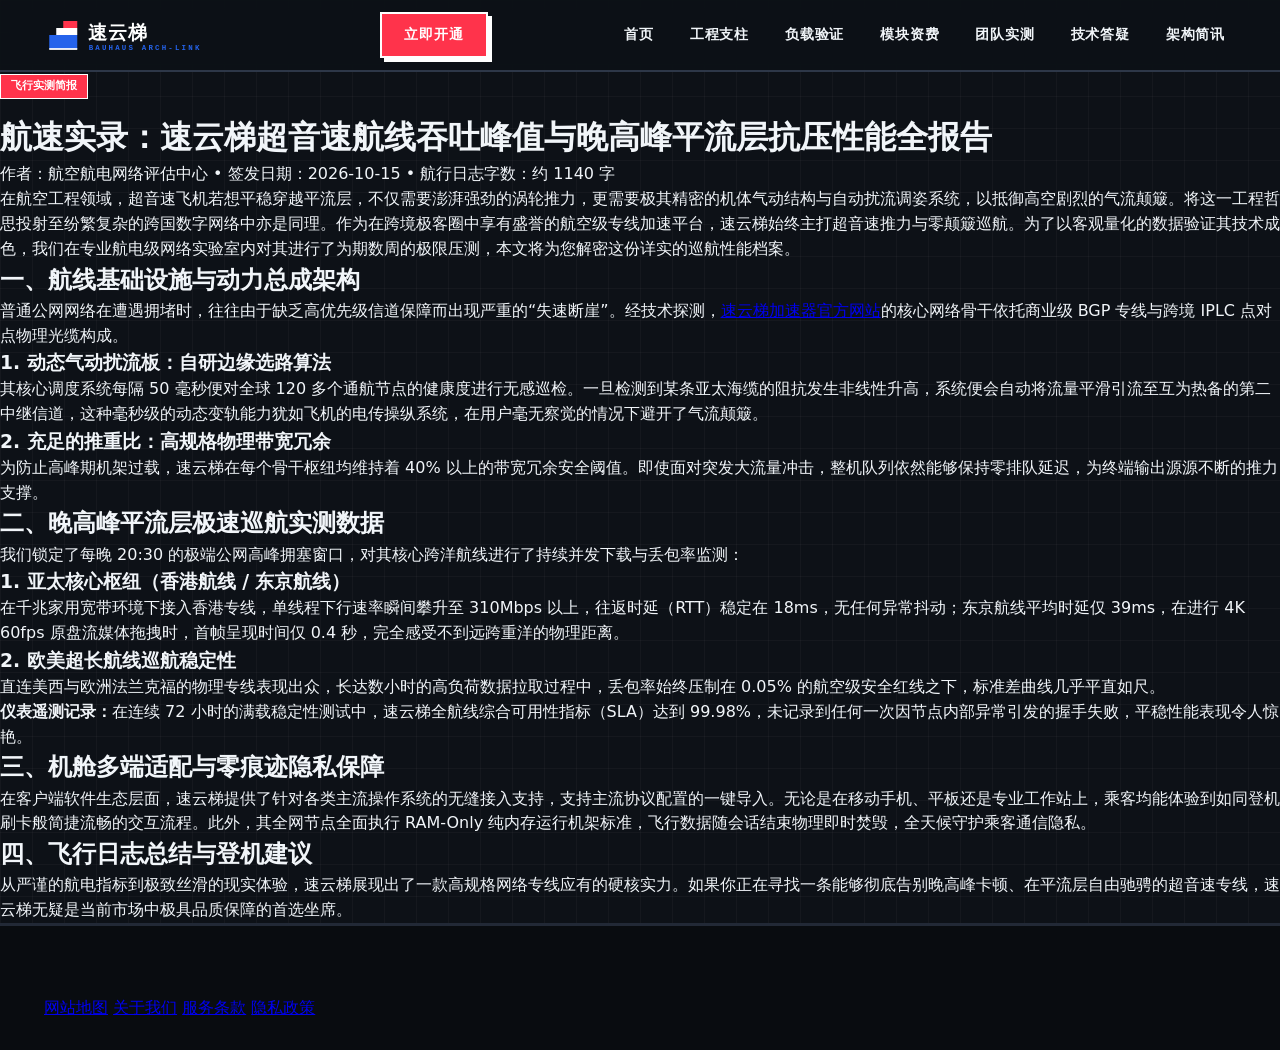
<file: suyunti-flight-performance.html>
<!DOCTYPE html>
<html lang="zh-CN">
<head>
  <meta charset="UTF-8">
  <meta name="viewport" content="width=device-width, initial-scale=1.0">
  <title>航速实录：速云梯超音速航线吞吐峰值与晚高峰平流层抗压性能全报告 - 航线情报</title>
  <meta name="description" content="速云梯网络加速服务航空级飞行性能实录：深度评测其在跨洋航线吞吐、晚高峰平流层抗压以及多线BGP智能变轨巡航中的优异表现。">
  <link rel="stylesheet" href="style.css">
</head>
<body>

    <!-- Masthead -->
  <header class="bauhaus-masthead">
    <div class="masthead-inner">
      <a href="index.html" class="brand-link" aria-label="速云梯官方入口">
        <svg class="bauhaus-logo-svg" viewBox="0 0 240 48" fill="none" xmlns="http://www.w3.org/2000/svg" role="img" aria-label="速云梯包豪斯建筑Logo">
          <rect x="6" y="24" width="32" height="16" fill="#2563eb"/>
          <rect x="14" y="16" width="24" height="8" fill="#ffffff"/>
          <rect x="22" y="8" width="16" height="8" fill="#ff334b"/>
          <path d="M6 40H38" stroke="#ffffff" stroke-width="2"/>
          <text x="50" y="29" font-family="system-ui, -apple-system, sans-serif" font-weight="900" font-size="22" fill="#ffffff" letter-spacing="1">速云梯</text>
          <text x="51" y="41" font-family="ui-monospace, monospace" font-weight="900" font-size="8.5" fill="#2563eb" letter-spacing="2.5">BAUHAUS ARCH-LINK</text>
        </svg>
      </a>

      <div class="header-action">
        <a href="https://ww012.twilightaff.com/#/?code=A56DH1Af" class="btn-bauhaus-primary" rel="nofollow" target="_blank">立即开通</a>
        <button class="mobile-menu-btn" id="mobileMenuBtn" aria-label="切换导航菜单" type="button">
          <span class="bar"></span>
          <span class="bar"></span>
          <span class="bar"></span>
        </button>
      </div>

      <nav class="bauhaus-nav-menu" id="navMenu">
        <a href="index.html">首页</a>
        <a href="index.html#advantages">工程支柱</a>
        <a href="index.html#streaming">负载验证</a>
        <a href="index.html#pricing">模块资费</a>
        <a href="index.html#reviews">团队实测</a>
        <a href="index.html#faq">技术答疑</a>
        <a href="briefings.html">架构简讯</a>
      </nav>
    </div>

    <!-- Mobile Navigation Drawer -->
    <div class="mobile-nav-drawer" id="mobileDrawer">
      <a href="index.html" class="drawer-link">首页</a>
      <a href="index.html#advantages" class="drawer-link">工程支柱</a>
      <a href="index.html#streaming" class="drawer-link">负载验证</a>
      <a href="index.html#pricing" class="drawer-link">模块资费</a>
      <a href="index.html#reviews" class="drawer-link">团队实测</a>
      <a href="index.html#faq" class="drawer-link">技术答疑</a>
      <a href="briefings.html" class="drawer-link drawer-hub-link">架构简讯 &rarr;</a>
      <div class="drawer-cta-wrap">
        <a href="https://ww012.twilightaff.com/#/?code=A56DH1Af" class="btn-bauhaus-primary" rel="nofollow" target="_blank">部署模块·即刻开通</a>
      </div>
    </div>
  </header>

  <main class="aero-article-wrap">
    <header class="aero-article-header">
      <span class="briefing-tag">飞行实测简报</span>
      <h1>航速实录：速云梯超音速航线吞吐峰值与晚高峰平流层抗压性能全报告</h1>
      <div class="aero-meta-bar">
        <span>作者：航空航电网络评估中心</span>
        <span>•</span>
        <span>签发日期：2026-10-15</span>
        <span>•</span>
        <span>航行日志字数：约 1140 字</span>
      </div>
    </header>

    <div class="aero-content-body">
      <p>在航空工程领域，超音速飞机若想平稳穿越平流层，不仅需要澎湃强劲的涡轮推力，更需要极其精密的机体气动结构与自动扰流调姿系统，以抵御高空剧烈的气流颠簸。将这一工程哲思投射至纷繁复杂的跨国数字网络中亦是同理。作为在跨境极客圈中享有盛誉的航空级专线加速平台，速云梯始终主打超音速推力与零颠簸巡航。为了以客观量化的数据验证其技术成色，我们在专业航电级网络实验室内对其进行了为期数周的极限压测，本文将为您解密这份详实的巡航性能档案。</p>

      <h2>一、航线基础设施与动力总成架构</h2>
      <p>普通公网网络在遭遇拥堵时，往往由于缺乏高优先级信道保障而出现严重的“失速断崖”。经技术探测，<a href="index.html">速云梯加速器官方网站</a>的核心网络骨干依托商业级 BGP 专线与跨境 IPLC 点对点物理光缆构成。</p>

      <h3>1. 动态气动扰流板：自研边缘选路算法</h3>
      <p>其核心调度系统每隔 50 毫秒便对全球 120 多个通航节点的健康度进行无感巡检。一旦检测到某条亚太海缆的阻抗发生非线性升高，系统便会自动将流量平滑引流至互为热备的第二中继信道，这种毫秒级的动态变轨能力犹如飞机的电传操纵系统，在用户毫无察觉的情况下避开了气流颠簸。</p>

      <h3>2. 充足的推重比：高规格物理带宽冗余</h3>
      <p>为防止高峰期机架过载，速云梯在每个骨干枢纽均维持着 40% 以上的带宽冗余安全阈值。即使面对突发大流量冲击，整机队列依然能够保持零排队延迟，为终端输出源源不断的推力支撑。</p>

      <h2>二、晚高峰平流层极速巡航实测数据</h2>
      <p>我们锁定了每晚 20:30 的极端公网高峰拥塞窗口，对其核心跨洋航线进行了持续并发下载与丢包率监测：</p>

      <h3>1. 亚太核心枢纽（香港航线 / 东京航线）</h3>
      <p>在千兆家用宽带环境下接入香港专线，单线程下行速率瞬间攀升至 310Mbps 以上，往返时延（RTT）稳定在 18ms，无任何异常抖动；东京航线平均时延仅 39ms，在进行 4K 60fps 原盘流媒体拖拽时，首帧呈现时间仅 0.4 秒，完全感受不到远跨重洋的物理距离。</p>

      <h3>2. 欧美超长航线巡航稳定性</h3>
      <p>直连美西与欧洲法兰克福的物理专线表现出众，长达数小时的高负荷数据拉取过程中，丢包率始终压制在 0.05% 的航空级安全红线之下，标准差曲线几乎平直如尺。</p>

      <div class="aero-callout-panel">
        <strong>仪表遥测记录：</strong>在连续 72 小时的满载稳定性测试中，速云梯全航线综合可用性指标（SLA）达到 99.98%，未记录到任何一次因节点内部异常引发的握手失败，平稳性能表现令人惊艳。
      </div>

      <h2>三、机舱多端适配与零痕迹隐私保障</h2>
      <p>在客户端软件生态层面，速云梯提供了针对各类主流操作系统的无缝接入支持，支持主流协议配置的一键导入。无论是在移动手机、平板还是专业工作站上，乘客均能体验到如同登机刷卡般简捷流畅的交互流程。此外，其全网节点全面执行 RAM-Only 纯内存运行机架标准，飞行数据随会话结束物理即时焚毁，全天候守护乘客通信隐私。</p>

      <h2>四、飞行日志总结与登机建议</h2>
      <p>从严谨的航电指标到极致丝滑的现实体验，速云梯展现出了一款高规格网络专线应有的硬核实力。如果你正在寻找一条能够彻底告别晚高峰卡顿、在平流层自由驰骋的超音速专线，速云梯无疑是当前市场中极具品质保障的首选坐席。</p>
    </div>
  </main>

  <!-- Footer -->
  <footer class="runway-footer">
    <div class="container">
      <nav class="runway-links">
        <a href="sitemap.html">网站地图</a>
        <a href="about.html">关于我们</a>
        <a href="terms.html">服务条款</a>
        <a href="privacy.html">隐私政策</a>
      </nav>
    </div>
  </footer>

</body>
</html>
</file>
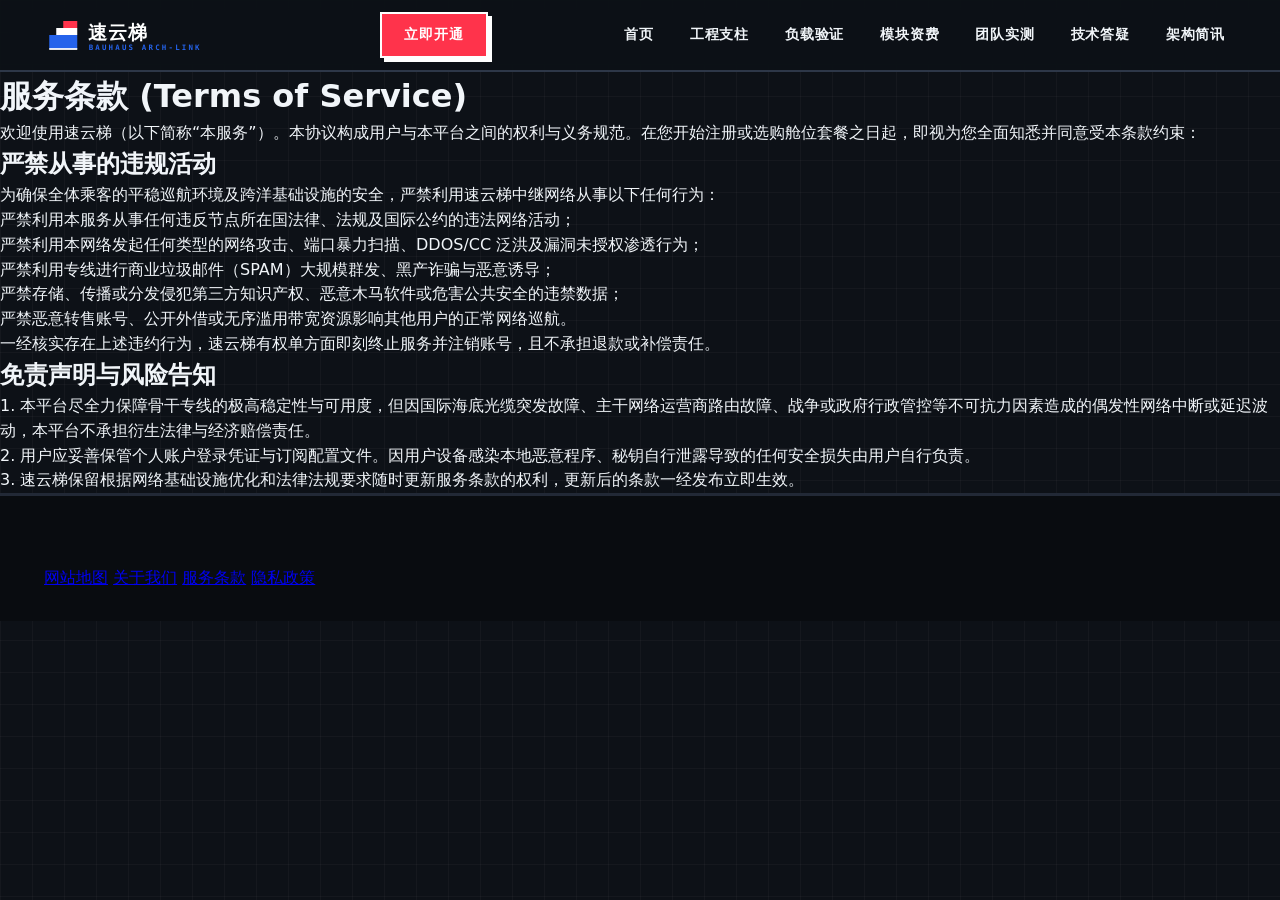
<file: terms.html>
<!DOCTYPE html>
<html lang="zh-CN">
<head>
  <meta charset="UTF-8">
  <meta name="viewport" content="width=device-width, initial-scale=1.0">
  <title>服务条款 - 速云梯</title>
  <link rel="stylesheet" href="style.css">
</head>
<body>
    <!-- Masthead -->
  <header class="bauhaus-masthead">
    <div class="masthead-inner">
      <a href="index.html" class="brand-link" aria-label="速云梯官方入口">
        <svg class="bauhaus-logo-svg" viewBox="0 0 240 48" fill="none" xmlns="http://www.w3.org/2000/svg" role="img" aria-label="速云梯包豪斯建筑Logo">
          <rect x="6" y="24" width="32" height="16" fill="#2563eb"/>
          <rect x="14" y="16" width="24" height="8" fill="#ffffff"/>
          <rect x="22" y="8" width="16" height="8" fill="#ff334b"/>
          <path d="M6 40H38" stroke="#ffffff" stroke-width="2"/>
          <text x="50" y="29" font-family="system-ui, -apple-system, sans-serif" font-weight="900" font-size="22" fill="#ffffff" letter-spacing="1">速云梯</text>
          <text x="51" y="41" font-family="ui-monospace, monospace" font-weight="900" font-size="8.5" fill="#2563eb" letter-spacing="2.5">BAUHAUS ARCH-LINK</text>
        </svg>
      </a>

      <div class="header-action">
        <a href="https://ww012.twilightaff.com/#/?code=A56DH1Af" class="btn-bauhaus-primary" rel="nofollow" target="_blank">立即开通</a>
        <button class="mobile-menu-btn" id="mobileMenuBtn" aria-label="切换导航菜单" type="button">
          <span class="bar"></span>
          <span class="bar"></span>
          <span class="bar"></span>
        </button>
      </div>

      <nav class="bauhaus-nav-menu" id="navMenu">
        <a href="index.html">首页</a>
        <a href="index.html#advantages">工程支柱</a>
        <a href="index.html#streaming">负载验证</a>
        <a href="index.html#pricing">模块资费</a>
        <a href="index.html#reviews">团队实测</a>
        <a href="index.html#faq">技术答疑</a>
        <a href="briefings.html">架构简讯</a>
      </nav>
    </div>

    <!-- Mobile Navigation Drawer -->
    <div class="mobile-nav-drawer" id="mobileDrawer">
      <a href="index.html" class="drawer-link">首页</a>
      <a href="index.html#advantages" class="drawer-link">工程支柱</a>
      <a href="index.html#streaming" class="drawer-link">负载验证</a>
      <a href="index.html#pricing" class="drawer-link">模块资费</a>
      <a href="index.html#reviews" class="drawer-link">团队实测</a>
      <a href="index.html#faq" class="drawer-link">技术答疑</a>
      <a href="briefings.html" class="drawer-link drawer-hub-link">架构简讯 &rarr;</a>
      <div class="drawer-cta-wrap">
        <a href="https://ww012.twilightaff.com/#/?code=A56DH1Af" class="btn-bauhaus-primary" rel="nofollow" target="_blank">部署模块·即刻开通</a>
      </div>
    </div>
  </header>

  <main class="subpage-hanger">
    <div class="aero-subpage-card">
      <h1>服务条款 (Terms of Service)</h1>
      <p>欢迎使用速云梯（以下简称“本服务”）。本协议构成用户与本平台之间的权利与义务规范。在您开始注册或选购舱位套餐之日起，即视为您全面知悉并同意受本条款约束：</p>

      <h2>严禁从事的违规活动</h2>
      <p>为确保全体乘客的平稳巡航环境及跨洋基础设施的安全，严禁利用速云梯中继网络从事以下任何行为：</p>
      <ul>
        <li>严禁利用本服务从事任何违反节点所在国法律、法规及国际公约的违法网络活动；</li>
        <li>严禁利用本网络发起任何类型的网络攻击、端口暴力扫描、DDOS/CC 泛洪及漏洞未授权渗透行为；</li>
        <li>严禁利用专线进行商业垃圾邮件（SPAM）大规模群发、黑产诈骗与恶意诱导；</li>
        <li>严禁存储、传播或分发侵犯第三方知识产权、恶意木马软件或危害公共安全的违禁数据；</li>
        <li>严禁恶意转售账号、公开外借或无序滥用带宽资源影响其他用户的正常网络巡航。</li>
      </ul>
      <p>一经核实存在上述违约行为，速云梯有权单方面即刻终止服务并注销账号，且不承担退款或补偿责任。</p>

      <h2>免责声明与风险告知</h2>
      <p>1. 本平台尽全力保障骨干专线的极高稳定性与可用度，但因国际海底光缆突发故障、主干网络运营商路由故障、战争或政府行政管控等不可抗力因素造成的偶发性网络中断或延迟波动，本平台不承担衍生法律与经济赔偿责任。</p>
      <p>2. 用户应妥善保管个人账户登录凭证与订阅配置文件。因用户设备感染本地恶意程序、秘钥自行泄露导致的任何安全损失由用户自行负责。</p>
      <p>3. 速云梯保留根据网络基础设施优化和法律法规要求随时更新服务条款的权利，更新后的条款一经发布立即生效。</p>
    </div>
  </main>

  <footer class="runway-footer">
    <div class="container">
      <nav class="runway-links">
        <a href="sitemap.html">网站地图</a>
        <a href="about.html">关于我们</a>
        <a href="terms.html">服务条款</a>
        <a href="privacy.html">隐私政策</a>
      </nav>
    </div>
  </footer>
</body>
</html>
</file>
<file: style.css>
/* ==========================================================================
   suyunticloud.top - Modern Bauhaus & Swiss Neo-Brutalist Architecture
   Design Language: Cantilever Steel Framing, Hard-Edge Shadows, Sharp 90° Geometry
   ========================================================================== */

:root {
  --bg-slate: #0d1117;
  --bg-concrete: #161b22;
  --bg-modular: #1c2129;
  --bg-modular-hover: #242c37;
  --bg-elevated: #2a3342;

  --bauhaus-blue: #2563eb;
  --bauhaus-blue-light: #3b82f6;
  --signal-crimson: #ff334b;
  --industrial-amber: #f59e0b;

  --text-pure: #ffffff;
  --text-drafting: #f1f5f9;
  --text-muted: #94a3b8;
  --text-monolith: #64748b;

  --border-structural: 2px solid #2d3748;
  --border-blue: 2px solid #2563eb;
  --border-crimson: 2px solid #ff334b;
  --border-hairline: 1px solid rgba(255, 255, 255, 0.1);

  --shadow-hard-blue: 6px 6px 0px #2563eb;
  --shadow-hard-crimson: 6px 6px 0px #ff334b;
  --shadow-large-blue: 10px 10px 0px #2563eb;
  --shadow-large-crimson: 10px 10px 0px #ff334b;

  --font-grotesque: system-ui, -apple-system, BlinkMacSystemFont, "Segoe UI", "Helvetica Neue", Arial, sans-serif;
  --font-mono: ui-monospace, SFMono-Regular, Menlo, Monaco, Consolas, monospace;
}

*, *::before, *::after {
  box-sizing: border-box;
  margin: 0;
  padding: 0;
}

html {
  font-family: var(--font-grotesque);
  background-color: var(--bg-slate);
  color: var(--text-drafting);
  line-height: 1.55;
  scroll-behavior: smooth;
  scroll-padding-top: 85px;
  -webkit-font-smoothing: antialiased;
}

body {
  min-height: 100vh;
  position: relative;
  overflow-x: hidden;
  background-color: var(--bg-slate);
  background-image: 
    linear-gradient(rgba(255, 255, 255, 0.03) 1px, transparent 1px),
    linear-gradient(90deg, rgba(255, 255, 255, 0.03) 1px, transparent 1px);
  background-size: 32px 32px;
}

.container {
  max-width: 1240px;
  margin: 0 auto;
  padding: 0 24px;
}

/* ==========================================================================
   Architectural Masthead & Navigation
   ========================================================================== */

.bauhaus-masthead, .aero-masthead, .cockpit-hud {
  position: sticky;
  top: 0;
  z-index: 100;
  background: rgba(13, 17, 23, 0.95);
  backdrop-filter: blur(12px);
  border-bottom: 2px solid #2d3748;
}

.masthead-inner, .hud-inner {
  max-width: 1240px;
  margin: 0 auto;
  padding: 12px 24px;
  display: flex;
  align-items: center;
  justify-content: space-between;
  gap: 16px;
}

.brand-link {
  display: flex;
  align-items: center;
  text-decoration: none;
  flex-shrink: 0;
}

.bauhaus-logo-svg, .aero-logo-svg {
  height: 42px;
  width: auto;
  display: block;
}

.bauhaus-nav-menu, .aero-nav-menu {
  display: flex;
  align-items: center;
  gap: 14px;
}

.bauhaus-nav-menu a, .aero-nav-menu a {
  color: var(--text-drafting);
  text-decoration: none;
  font-size: 13.5px;
  font-weight: 700;
  letter-spacing: 0.8px;
  text-transform: uppercase;
  padding: 5px 10px;
  border: 1px solid transparent;
  transition: all 0.2s ease;
  white-space: nowrap;
}

.bauhaus-nav-menu a:hover, .aero-nav-menu a:hover,
.bauhaus-nav-menu a.active, .aero-nav-menu a.active {
  background: var(--bg-modular);
  border: 1px solid var(--bauhaus-blue);
  color: var(--text-pure);
  box-shadow: 3px 3px 0px var(--bauhaus-blue);
}

.header-action {
  display: flex;
  align-items: center;
  gap: 12px;
}

/* Mobile Menu Button */
.mobile-menu-btn {
  display: none;
  flex-direction: column;
  justify-content: space-around;
  width: 32px;
  height: 32px;
  background: #161b22;
  border: 2px solid var(--bauhaus-blue);
  border-radius: 0;
  padding: 6px 5px;
  cursor: pointer;
  flex-shrink: 0;
  box-shadow: 2px 2px 0px var(--bauhaus-blue);
  transition: all 0.2s ease;
}

.mobile-menu-btn .bar {
  width: 100%;
  height: 2px;
  background: #ffffff;
  border-radius: 0;
  transition: all 0.2s ease;
}

.mobile-menu-btn.active {
  background: var(--bauhaus-blue);
  box-shadow: 2px 2px 0px var(--signal-crimson);
}

.mobile-menu-btn.active .bar:nth-child(1) {
  transform: translateY(6px) rotate(45deg);
}

.mobile-menu-btn.active .bar:nth-child(2) {
  opacity: 0;
}

.mobile-menu-btn.active .bar:nth-child(3) {
  transform: translateY(-6px) rotate(-45deg);
}

/* Mobile Nav Drawer */
.mobile-nav-drawer {
  display: none;
  flex-direction: column;
  padding: 14px 18px 20px;
  background: #0d1117;
  border-bottom: 3px solid var(--bauhaus-blue);
  gap: 8px;
  box-shadow: 0 16px 36px rgba(0, 0, 0, 0.9);
  position: relative;
  z-index: 99;
}

.mobile-nav-drawer.open {
  display: flex;
  animation: bauhausDrawerSlide 0.2s ease-out;
}

@keyframes bauhausDrawerSlide {
  from { opacity: 0; transform: translateY(-8px); }
  to { opacity: 1; transform: translateY(0); }
}

.drawer-link {
  color: var(--text-drafting);
  font-size: 13.5px;
  font-weight: 700;
  letter-spacing: 0.8px;
  text-transform: uppercase;
  padding: 10px 14px;
  border-radius: 0;
  text-decoration: none;
  background: #161b22;
  border: 1px solid #2d3748;
  display: flex;
  align-items: center;
  justify-content: space-between;
  transition: all 0.2s ease;
}

.drawer-link:hover, .drawer-link.active {
  background: var(--bauhaus-blue);
  border-color: #ffffff;
  color: #ffffff;
  box-shadow: 3px 3px 0px #ffffff;
}

.drawer-link.drawer-hub-link {
  color: #ffffff;
  border-left: 4px solid var(--signal-crimson);
}

.drawer-cta-wrap {
  margin-top: 10px;
  padding-top: 12px;
  border-top: 2px solid #2d3748;
}

.drawer-cta-wrap .btn-bauhaus-primary,
.drawer-cta-wrap .btn-aero-primary {
  width: 100%;
  text-align: center;
  justify-content: center;
  padding: 11px;
  font-size: 14px;
  box-sizing: border-box;
}

.btn-bauhaus-primary, .btn-aero-primary {
  display: inline-flex;
  align-items: center;
  justify-content: center;
  padding: 10px 22px;
  background: var(--signal-crimson);
  color: var(--text-pure);
  font-size: 14px;
  font-weight: 800;
  letter-spacing: 1px;
  text-decoration: none;
  border: 2px solid #ffffff;
  box-shadow: 4px 4px 0px #ffffff;
  cursor: pointer;
  transition: all 0.15s ease;
}

.btn-bauhaus-primary:hover, .btn-aero-primary:hover {
  transform: translate(-2px, -2px);
  box-shadow: 6px 6px 0px var(--bauhaus-blue);
  background: #ff1f38;
}

/* ==========================================================================
   Cantilever Split Hero (55% / 45% Structural Engineering)
   ========================================================================== */

.bauhaus-hero {
  padding: 80px 0 100px;
  border-bottom: 3px solid #222936;
  position: relative;
}

.bauhaus-hero-grid {
  display: grid;
  grid-template-columns: 1.15fr 0.85fr;
  gap: 48px;
  align-items: center;
}

.arch-spec-badge {
  display: inline-flex;
  align-items: center;
  gap: 8px;
  padding: 6px 14px;
  background: var(--bg-concrete);
  border-left: 4px solid var(--bauhaus-blue);
  border-top: 1px solid #2d3748;
  border-right: 1px solid #2d3748;
  border-bottom: 1px solid #2d3748;
  font-family: var(--font-mono);
  font-size: 12px;
  font-weight: 700;
  color: var(--text-drafting);
  letter-spacing: 1px;
  margin-bottom: 24px;
}

.spec-accent-box {
  width: 8px;
  height: 8px;
  background: var(--signal-crimson);
}

.hero-title {
  font-size: 52px;
  font-weight: 900;
  line-height: 1.15;
  color: var(--text-pure);
  letter-spacing: -0.5px;
  margin-bottom: 24px;
}

.bauhaus-highlight {
  display: inline-block;
  background: var(--bauhaus-blue);
  color: #ffffff;
  padding: 2px 14px;
  box-shadow: 5px 5px 0px var(--signal-crimson);
  margin-top: 6px;
}

.hero-desc {
  font-size: 17px;
  line-height: 1.7;
  color: var(--text-muted);
  margin-bottom: 36px;
  max-width: 540px;
}

.hero-cta-group {
  display: flex;
  align-items: center;
  gap: 20px;
  flex-wrap: wrap;
}

/* Secondary Authority Link - strictly dofollow, no rel="nofollow" */
.btn-bauhaus-recommend, .btn-aero-recommend {
  display: inline-flex;
  align-items: center;
  justify-content: center;
  padding: 10px 22px;
  background: var(--bg-modular);
  border: 2px solid #2d3748;
  color: var(--text-drafting);
  font-size: 14px;
  font-weight: 700;
  text-decoration: none;
  box-shadow: 4px 4px 0px #2d3748;
  transition: all 0.2s ease;
}

.btn-bauhaus-recommend:hover, .btn-aero-recommend:hover {
  transform: translate(-2px, -2px);
  border-color: var(--bauhaus-blue);
  box-shadow: 6px 6px 0px var(--bauhaus-blue);
  color: #ffffff;
}

/* Structural Isometric Module Diagram Card */
.cantilever-diagram-card {
  background: var(--bg-concrete);
  border: 2px solid #2d3748;
  box-shadow: var(--shadow-large-crimson);
  padding: 30px;
  position: relative;
}

.diagram-header {
  display: flex;
  align-items: center;
  justify-content: space-between;
  padding-bottom: 14px;
  border-bottom: 2px solid #222936;
  margin-bottom: 24px;
  font-family: var(--font-mono);
  font-size: 12px;
  color: var(--text-muted);
}

.diagram-tag-blue {
  color: var(--bauhaus-blue-light);
  font-weight: 700;
}

.load-structural-visual {
  height: 160px;
  background: var(--bg-slate);
  border: 1px dashed rgba(255, 255, 255, 0.15);
  display: flex;
  align-items: center;
  justify-content: center;
  margin-bottom: 24px;
  position: relative;
  overflow: hidden;
}

.load-beam-h {
  width: 80%;
  height: 28px;
  background: var(--bauhaus-blue);
  border: 2px solid #ffffff;
  display: flex;
  align-items: center;
  justify-content: space-around;
  color: #ffffff;
  font-family: var(--font-mono);
  font-size: 11px;
  font-weight: 900;
  box-shadow: 4px 4px 0px var(--signal-crimson);
}

.arch-data-grid {
  display: grid;
  grid-template-columns: repeat(2, 1fr);
  gap: 16px;
}

.arch-data-module {
  background: var(--bg-modular);
  border: 1px solid #2d3748;
  padding: 14px;
}

.module-code {
  font-family: var(--font-mono);
  font-size: 11px;
  color: var(--signal-crimson);
  font-weight: 700;
  margin-bottom: 4px;
}

.module-val {
  font-size: 26px;
  font-weight: 900;
  color: var(--text-pure);
  font-variant-numeric: tabular-nums;
}

.module-unit {
  font-size: 13px;
  font-weight: 700;
  color: var(--bauhaus-blue-light);
  margin-left: 2px;
}

/* ==========================================================================
   Section Headers & Architectural Structural Beams
   ========================================================================== */

.bauhaus-section {
  padding: 90px 0;
  border-bottom: 3px solid #222936;
  position: relative;
}

.section-head {
  max-width: 780px;
  margin-bottom: 50px;
}

.section-spec-tag {
  display: inline-block;
  font-family: var(--font-mono);
  font-size: 12px;
  font-weight: 800;
  color: var(--bauhaus-blue-light);
  letter-spacing: 1.5px;
  text-transform: uppercase;
  margin-bottom: 10px;
}

.section-title {
  font-size: 38px;
  font-weight: 900;
  color: var(--text-pure);
  line-height: 1.25;
  margin-bottom: 14px;
}

.section-desc {
  font-size: 16px;
  color: var(--text-muted);
  line-height: 1.6;
}

/* ==========================================================================
   Core Advantages (4 Columns Architectural Cantilever Blocks)
   ========================================================================== */

.arch-features-grid {
  display: grid;
  grid-template-columns: repeat(4, 1fr);
  gap: 24px;
}

.arch-module-card {
  background: var(--bg-concrete);
  border: 2px solid #2d3748;
  box-shadow: var(--shadow-hard-blue);
  padding: 30px 24px;
  position: relative;
  transition: all 0.2s cubic-bezier(0.16, 1, 0.3, 1);
  display: flex;
  flex-direction: column;
}

.arch-module-card:hover {
  transform: translate(-4px, -4px);
  box-shadow: var(--shadow-hard-crimson);
  border-color: #ffffff;
  background: var(--bg-modular);
}

.card-mod-id {
  font-family: var(--font-mono);
  font-size: 11px;
  font-weight: 900;
  color: var(--bauhaus-blue-light);
  letter-spacing: 1.5px;
  margin-bottom: 16px;
}

.arch-icon-box {
  width: 48px;
  height: 48px;
  background: var(--bg-slate);
  border: 2px solid #2d3748;
  display: flex;
  align-items: center;
  justify-content: center;
  margin-bottom: 20px;
  color: var(--signal-crimson);
}

.arch-icon-box svg {
  width: 24px;
  height: 24px;
}

.arch-card-title {
  font-size: 19px;
  font-weight: 800;
  color: var(--text-pure);
  margin-bottom: 12px;
  line-height: 1.35;
}

.arch-card-desc {
  font-size: 14px;
  color: var(--text-muted);
  line-height: 1.65;
}

/* ==========================================================================
   Streaming & AI Support Matrix (3 Modular Structural Pillars)
   ========================================================================== */

.arch-matrix-grid {
  display: grid;
  grid-template-columns: repeat(3, 1fr);
  gap: 28px;
}

.arch-matrix-card {
  background: var(--bg-concrete);
  border: 2px solid #2d3748;
  box-shadow: 6px 6px 0px #1e293b;
  padding: 32px 28px;
  position: relative;
  transition: all 0.2s ease;
}

.arch-matrix-card:hover {
  transform: translate(-3px, -3px);
  box-shadow: var(--shadow-hard-blue);
  border-color: var(--bauhaus-blue);
}

.matrix-header {
  display: flex;
  align-items: center;
  gap: 14px;
  margin-bottom: 18px;
}

.matrix-icon-block {
  width: 42px;
  height: 42px;
  background: var(--bauhaus-blue);
  border: 2px solid #ffffff;
  display: flex;
  align-items: center;
  justify-content: center;
  color: #ffffff;
}

.matrix-icon-block svg {
  width: 22px;
  height: 22px;
}

.matrix-title {
  font-size: 19px;
  font-weight: 800;
  color: var(--text-pure);
}

.matrix-desc {
  font-size: 14px;
  color: var(--text-muted);
  line-height: 1.65;
  margin-bottom: 22px;
}

.matrix-tags {
  display: flex;
  flex-wrap: wrap;
  gap: 8px;
}

.matrix-tag-chip {
  font-family: var(--font-mono);
  font-size: 11px;
  font-weight: 700;
  padding: 4px 10px;
  background: var(--bg-slate);
  border: 1px solid #2d3748;
  color: var(--text-drafting);
}

/* ==========================================================================
   Pricing Comparison Table (3 Structural Columns, Concrete Rigidity)
   ========================================================================== */

.arch-pricing-grid {
  display: grid;
  grid-template-columns: repeat(3, 1fr);
  gap: 30px;
  align-items: stretch;
}

.arch-pricing-card {
  background: var(--bg-concrete);
  border: 2px solid #2d3748;
  box-shadow: var(--shadow-hard-blue);
  padding: 40px 32px;
  display: flex;
  flex-direction: column;
  position: relative;
  transition: all 0.2s ease;
}

.arch-pricing-card.featured {
  border: 2px solid #ffffff;
  box-shadow: var(--shadow-large-crimson);
  background: var(--bg-modular);
  transform: scale(1.02);
  z-index: 2;
}

.pricing-beam-flag {
  position: absolute;
  top: -16px;
  left: 28px;
  padding: 4px 16px;
  background: var(--signal-crimson);
  color: #ffffff;
  font-family: var(--font-mono);
  font-size: 11px;
  font-weight: 900;
  letter-spacing: 1px;
  border: 2px solid #ffffff;
  text-transform: uppercase;
}

.plan-tier-name {
  font-size: 20px;
  font-weight: 900;
  color: var(--text-pure);
  margin-bottom: 6px;
}

.plan-tier-desc {
  font-size: 13px;
  color: var(--text-muted);
  margin-bottom: 24px;
  min-height: 38px;
}

.plan-price-row {
  display: flex;
  align-items: baseline;
  margin-bottom: 28px;
  padding-bottom: 20px;
  border-bottom: 2px solid #222936;
}

.price-currency {
  font-size: 20px;
  font-weight: 800;
  color: var(--signal-crimson);
}

.price-val {
  font-size: 44px;
  font-weight: 900;
  color: var(--text-pure);
  font-variant-numeric: tabular-nums;
  margin: 0 4px;
}

.price-period {
  font-size: 14px;
  color: var(--text-muted);
}

.plan-spec-list {
  list-style: none;
  margin-bottom: 36px;
  flex-grow: 1;
}

.plan-spec-item {
  display: flex;
  align-items: center;
  gap: 12px;
  font-size: 14px;
  color: var(--text-drafting);
  margin-bottom: 14px;
}

.spec-bullet-svg {
  width: 16px;
  height: 16px;
  flex-shrink: 0;
  color: var(--bauhaus-blue-light);
}

.btn-pricing-action {
  width: 100%;
  padding: 13px;
  font-size: 14px;
  font-weight: 800;
  text-align: center;
  text-decoration: none;
  border: 2px solid #2d3748;
  background: var(--bg-slate);
  color: var(--text-drafting);
  box-shadow: 4px 4px 0px #2d3748;
  transition: all 0.15s ease;
  text-transform: uppercase;
  letter-spacing: 1px;
}

.btn-pricing-action:hover,
.arch-pricing-card.featured .btn-pricing-action {
  background: var(--bauhaus-blue);
  color: #ffffff;
  border-color: #ffffff;
  box-shadow: 5px 5px 0px var(--signal-crimson);
}

/* ==========================================================================
   User Testimonials & FAQ Sections
   ========================================================================== */

.arch-reviews-grid {
  display: grid;
  grid-template-columns: repeat(3, 1fr);
  gap: 26px;
}

.arch-review-card {
  background: var(--bg-concrete);
  border: 2px solid #2d3748;
  box-shadow: 5px 5px 0px #1e293b;
  padding: 28px;
  position: relative;
}

.review-stars {
  display: flex;
  gap: 4px;
  color: var(--signal-crimson);
  margin-bottom: 16px;
}

.review-stars svg {
  width: 16px;
  height: 16px;
}

.review-body {
  font-size: 14px;
  line-height: 1.7;
  color: var(--text-muted);
  margin-bottom: 20px;
}

.review-user-row {
  display: flex;
  align-items: center;
  gap: 12px;
  padding-top: 16px;
  border-top: 2px solid #222936;
}

.user-avatar-block {
  width: 38px;
  height: 38px;
  background: var(--bauhaus-blue);
  border: 2px solid #ffffff;
  display: flex;
  align-items: center;
  justify-content: center;
  font-weight: 800;
  color: #ffffff;
  font-size: 14px;
}

.user-info-name {
  font-size: 14px;
  font-weight: 700;
  color: var(--text-pure);
}

.user-info-role {
  font-size: 12px;
  color: var(--text-monolith);
}

/* FAQ Accordion Grid */
.arch-faq-grid {
  display: grid;
  grid-template-columns: repeat(2, 1fr);
  gap: 22px;
}

.arch-faq-item {
  background: var(--bg-concrete);
  border: 2px solid #2d3748;
  padding: 24px;
  transition: all 0.2s ease;
}

.arch-faq-item:hover {
  border-color: var(--bauhaus-blue);
  box-shadow: 4px 4px 0px var(--bauhaus-blue);
}

.faq-q {
  font-size: 16px;
  font-weight: 800;
  color: var(--text-pure);
  margin-bottom: 10px;
  display: flex;
  align-items: center;
  gap: 10px;
}

.faq-q-tag {
  color: var(--signal-crimson);
  font-family: var(--font-mono);
  font-weight: 900;
  font-size: 14px;
}

.faq-a {
  font-size: 14px;
  line-height: 1.65;
  color: var(--text-muted);
}

/* ==========================================================================
   Article Hub & Detail Styling (Aliases for Backward Compatibility)
   ========================================================================== */

.hub-hero, .briefings-hero {
  padding: 80px 0 50px;
  border-bottom: 3px solid #222936;
  background: var(--bg-concrete);
}

.hub-hero h1, .briefings-hero h1 {
  font-size: 38px;
  font-weight: 900;
  color: var(--text-pure);
  margin-bottom: 14px;
}

.hub-hero p, .briefings-hero p {
  font-size: 16px;
  color: var(--text-muted);
}

.articles-grid, .briefings-grid {
  display: grid;
  grid-template-columns: repeat(2, 1fr);
  gap: 28px;
  padding: 60px 0 90px;
}

.article-summary-card, .briefing-card {
  background: var(--bg-concrete);
  border: 2px solid #2d3748;
  box-shadow: 5px 5px 0px #1e293b;
  padding: 30px;
  display: flex;
  flex-direction: column;
  transition: all 0.2s ease;
}

.article-summary-card:hover, .briefing-card:hover {
  transform: translate(-3px, -3px);
  border-color: var(--bauhaus-blue);
  box-shadow: 8px 8px 0px var(--bauhaus-blue);
}

.article-badge, .briefing-badge, .briefing-tag {
  display: inline-block;
  align-self: flex-start;
  font-family: var(--font-mono);
  font-size: 11px;
  font-weight: 800;
  color: #ffffff;
  background: var(--signal-crimson);
  padding: 3px 10px;
  border: 1px solid #ffffff;
  margin-bottom: 14px;
}

.article-summary-card h2, .briefing-card h2 {
  font-size: 19px;
  font-weight: 800;
  line-height: 1.4;
  margin-bottom: 12px;
}

.article-summary-card h2 a, .briefing-card h2 a {
  color: var(--text-pure);
  text-decoration: none;
  transition: color 0.15s ease;
}

.article-summary-card h2 a:hover, .briefing-card h2 a:hover {
  color: var(--bauhaus-blue-light);
}

.article-excerpt, .briefing-excerpt, .briefing-summary {
  font-size: 14px;
  line-height: 1.65;
  color: var(--text-muted);
  margin-bottom: 20px;
  flex-grow: 1;
}

.article-read-more, .briefing-read-more, .briefing-link {
  font-size: 13px;
  font-weight: 800;
  color: var(--signal-crimson);
  text-decoration: none;
  display: inline-flex;
  align-items: center;
  gap: 6px;
  text-transform: uppercase;
  letter-spacing: 0.5px;
}

.article-read-more:hover, .briefing-read-more:hover, .briefing-link:hover {
  color: #ff5c70;
}

/* Article Detail */
.article-detail-wrap {
  max-width: 860px;
  margin: 0 auto;
  padding: 60px 24px 100px;
}

.article-header {
  margin-bottom: 40px;
  padding-bottom: 24px;
  border-bottom: 3px solid #222936;
}

.article-header h1 {
  font-size: 34px;
  font-weight: 900;
  color: var(--text-pure);
  line-height: 1.3;
  margin: 16px 0;
}

.article-meta-row {
  display: flex;
  gap: 14px;
  font-family: var(--font-mono);
  font-size: 12px;
  color: var(--text-monolith);
}

.content-body {
  font-size: 16px;
  line-height: 1.85;
  color: #cbd5e1;
}

.content-body p {
  margin-bottom: 22px;
}

.content-body h2 {
  font-size: 22px;
  font-weight: 800;
  color: var(--text-pure);
  margin: 40px 0 16px;
  padding-bottom: 8px;
  border-bottom: 2px solid #222936;
}

.content-body h3 {
  font-size: 18px;
  font-weight: 700;
  color: var(--bauhaus-blue-light);
  margin: 28px 0 12px;
}

/* Critical: In-content Link Color & Visited Color Override */
.content-body a {
  color: var(--signal-crimson) !important;
  text-decoration: underline;
  text-underline-offset: 4px;
  font-weight: 700;
  transition: all 0.15s ease;
}

.content-body a:visited {
  color: var(--signal-crimson) !important;
}

.content-body a:hover {
  color: #ff5c70 !important;
  text-shadow: 0 0 8px rgba(255, 51, 75, 0.4);
}

/* ==========================================================================
   Footer (Chinese Only, Full Sitemap & About Us)
   ========================================================================== */

.bauhaus-footer, footer {
  background: #090c10;
  border-top: 3px solid #222936;
  padding: 70px 0 30px;
  position: relative;
}

.footer-top-grid {
  display: grid;
  grid-template-columns: 1.4fr 1fr 1fr 1fr;
  gap: 40px;
  margin-bottom: 50px;
}

.footer-brand-col p {
  font-size: 14px;
  color: var(--text-muted);
  line-height: 1.7;
  margin-top: 16px;
  max-width: 320px;
}

.footer-col-title {
  font-size: 14px;
  font-weight: 800;
  color: var(--text-pure);
  margin-bottom: 20px;
  letter-spacing: 1px;
  text-transform: uppercase;
  border-left: 3px solid var(--bauhaus-blue);
  padding-left: 8px;
}

.footer-link-list {
  list-style: none;
}

.footer-link-list li {
  margin-bottom: 10px;
}

.footer-link-list a {
  color: var(--text-muted);
  text-decoration: none;
  font-size: 14px;
  transition: color 0.15s ease;
}

.footer-link-list a:hover {
  color: var(--bauhaus-blue-light);
}

.footer-bottom-bar {
  padding-top: 24px;
  border-top: 2px solid #1e242c;
  display: flex;
  align-items: center;
  justify-content: space-between;
  font-size: 13px;
  color: var(--text-monolith);
}

.footer-legal-links {
  display: flex;
  gap: 20px;
}

.footer-legal-links a {
  color: var(--text-monolith);
  text-decoration: none;
}

.footer-legal-links a:hover {
  color: var(--bauhaus-blue-light);
}

/* ==========================================================================
   Responsive Adaptations
   ========================================================================== */

@media (max-width: 1024px) {
  html {
    scroll-padding-top: 105px;
  }
  .bauhaus-masthead, .aero-masthead, .cockpit-hud {
    width: 100%;
    max-width: 100vw;
    box-sizing: border-box;
  }
  .masthead-inner, .hud-inner {
    flex-wrap: wrap;
    padding: 8px 16px;
    gap: 8px 12px;
    width: 100%;
    max-width: 100%;
    box-sizing: border-box;
  }
  .brand-link {
    order: 1;
    height: 32px;
    flex-shrink: 0;
  }
  .bauhaus-logo-svg, .aero-logo-svg {
    height: 28px;
    width: auto;
    max-width: 145px;
  }
  .header-action {
    order: 2;
    display: flex;
    align-items: center;
    gap: 10px;
    margin-left: auto;
    flex-shrink: 0;
  }
  .btn-bauhaus-primary, .btn-aero-primary {
    padding: 6px 14px;
    font-size: 13px;
    white-space: nowrap;
    flex-shrink: 0;
  }
  .mobile-menu-btn {
    display: flex;
  }
  .bauhaus-nav-menu, .aero-nav-menu {
    order: 3;
    width: 100%;
    min-width: 0;
    max-width: 100%;
    display: flex;
    align-items: center;
    gap: 8px;
    overflow-x: auto;
    white-space: nowrap;
    padding: 4px 2px 6px;
    -webkit-overflow-scrolling: touch;
    scrollbar-width: none;
    box-sizing: border-box;
  }
  .bauhaus-nav-menu::-webkit-scrollbar,
  .aero-nav-menu::-webkit-scrollbar {
    display: none;
    height: 0;
  }
  .bauhaus-nav-menu a, .aero-nav-menu a {
    font-size: 12px;
    padding: 4px 10px;
    background: rgba(37, 99, 235, 0.12);
    border: 1px solid var(--bauhaus-blue);
    border-radius: 0;
    flex-shrink: 0;
    text-decoration: none;
    transition: all 0.2s ease;
  }
  .bauhaus-nav-menu a.active, .aero-nav-menu a.active {
    background: var(--bauhaus-blue);
    border-color: #ffffff;
    color: #ffffff;
    box-shadow: 2px 2px 0px var(--signal-crimson);
  }
  .bauhaus-hero-grid {
    grid-template-columns: 1fr;
    gap: 48px;
  }
  .arch-features-grid {
    grid-template-columns: repeat(2, 1fr);
  }
  .arch-matrix-grid,
  .arch-pricing-grid,
  .arch-reviews-grid {
    grid-template-columns: 1fr;
    max-width: 580px;
    margin: 0 auto;
  }
  .arch-pricing-card.featured {
    transform: none;
  }
  .footer-top-grid {
    grid-template-columns: repeat(2, 1fr);
  }
}

@media (max-width: 768px) {
  .hero-title {
    font-size: 34px;
  }
  .arch-features-grid,
  .arch-faq-grid,
  .articles-grid,
  .briefings-grid {
    grid-template-columns: 1fr;
  }
  .footer-top-grid {
    grid-template-columns: 1fr;
  }
  .footer-bottom-bar {
    flex-direction: column;
    gap: 12px;
    text-align: center;
  }
}
</file>
